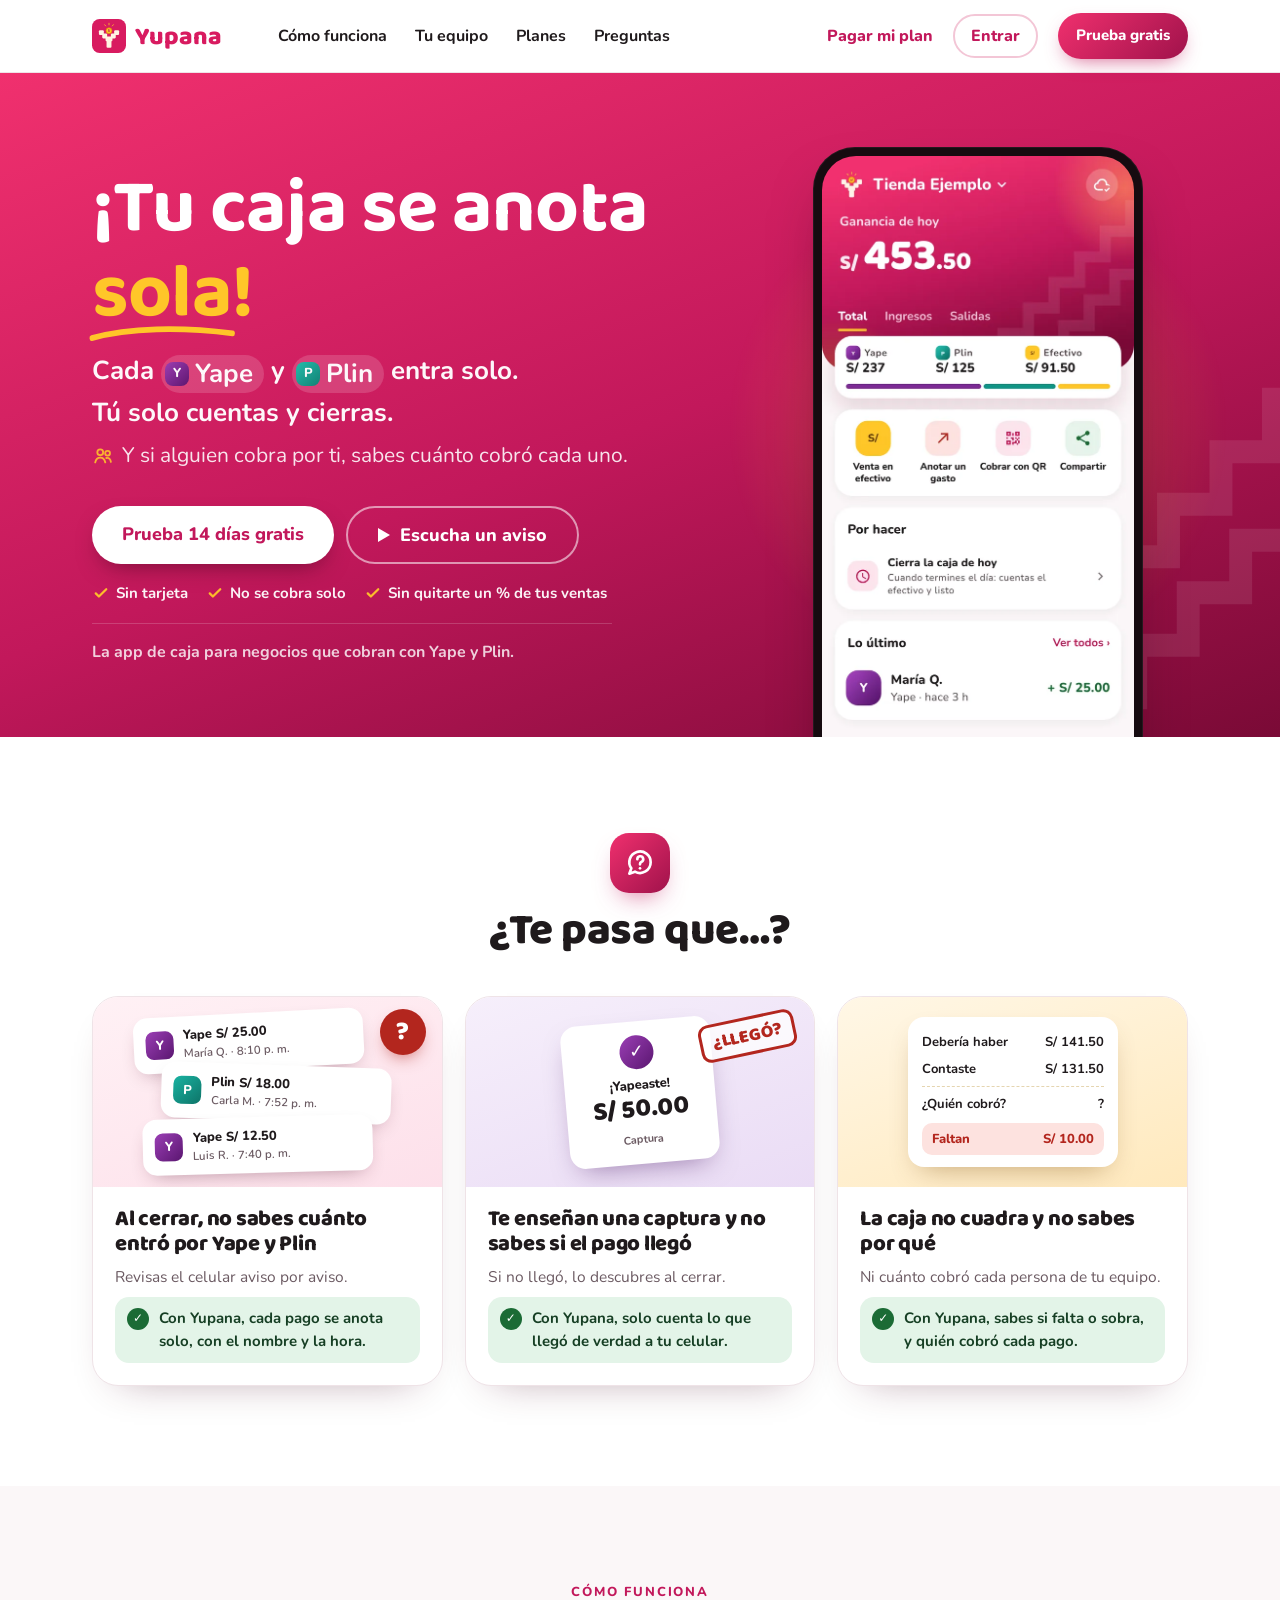
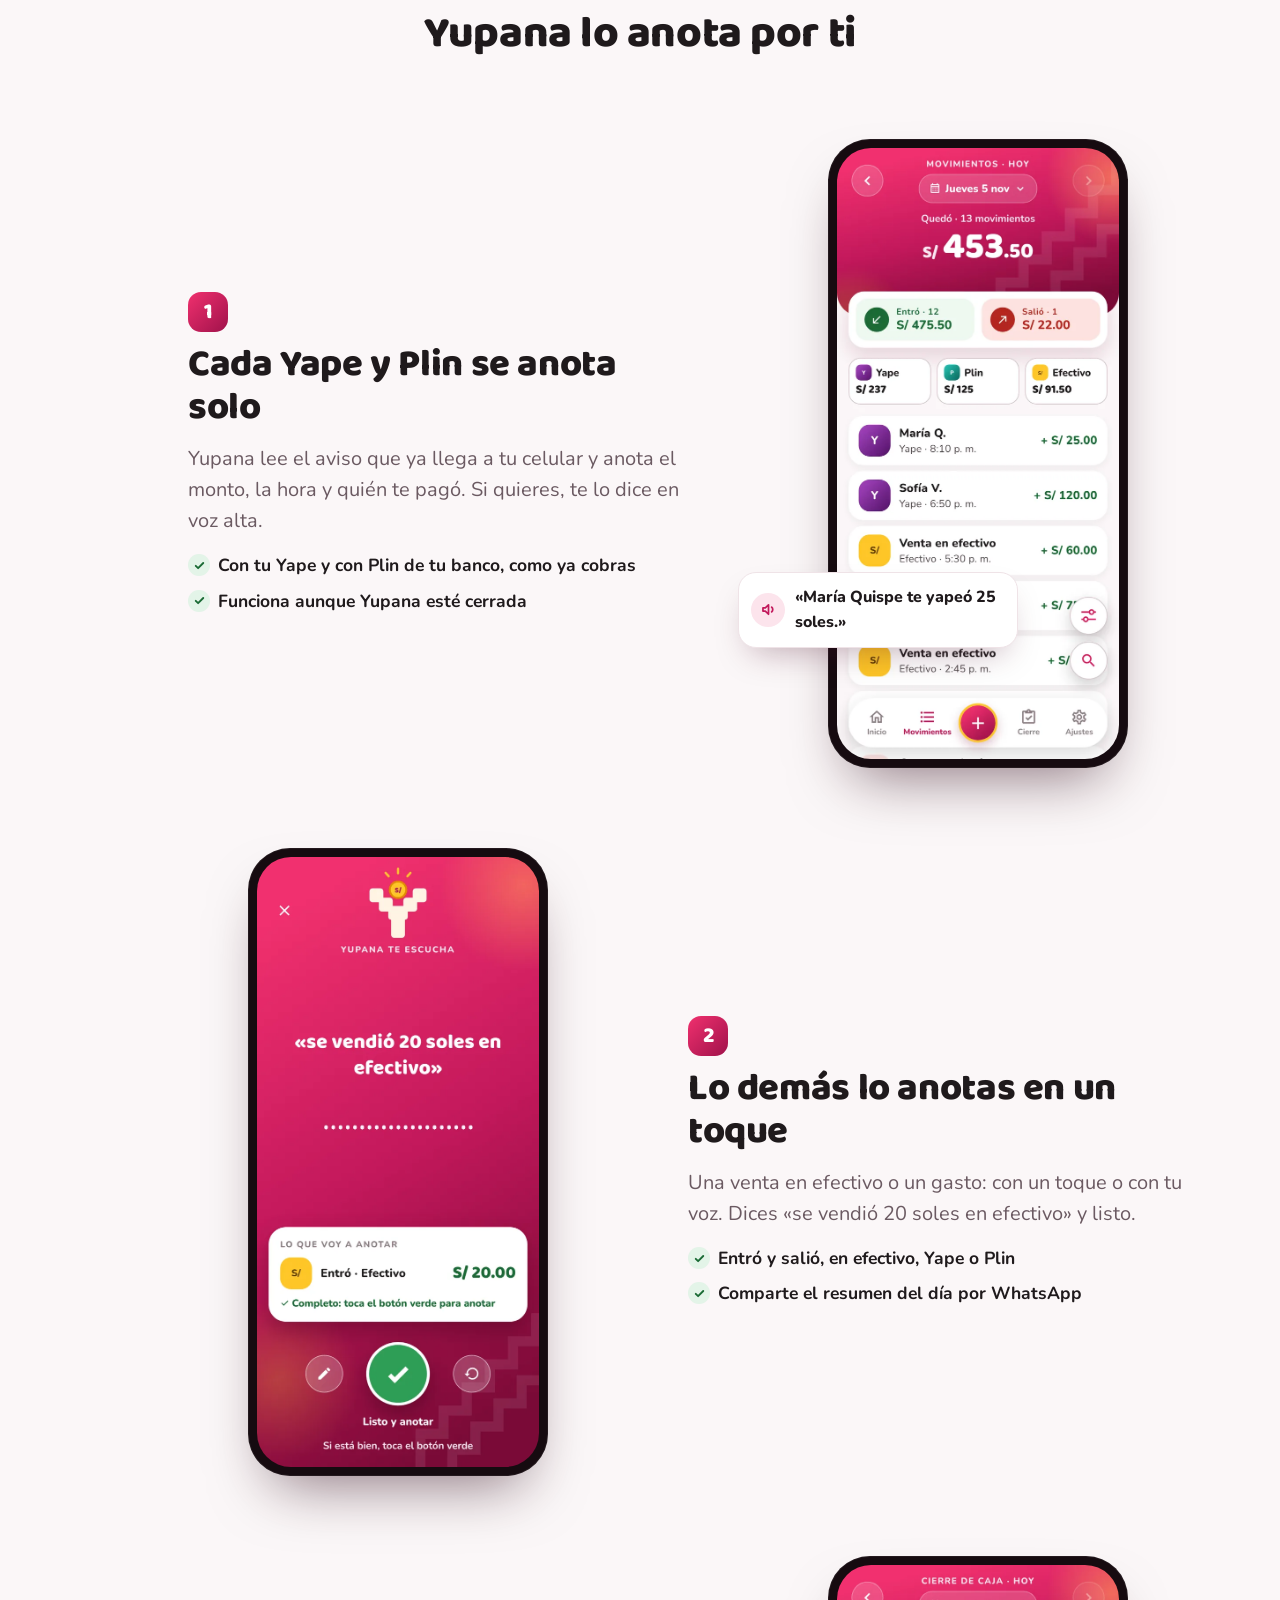
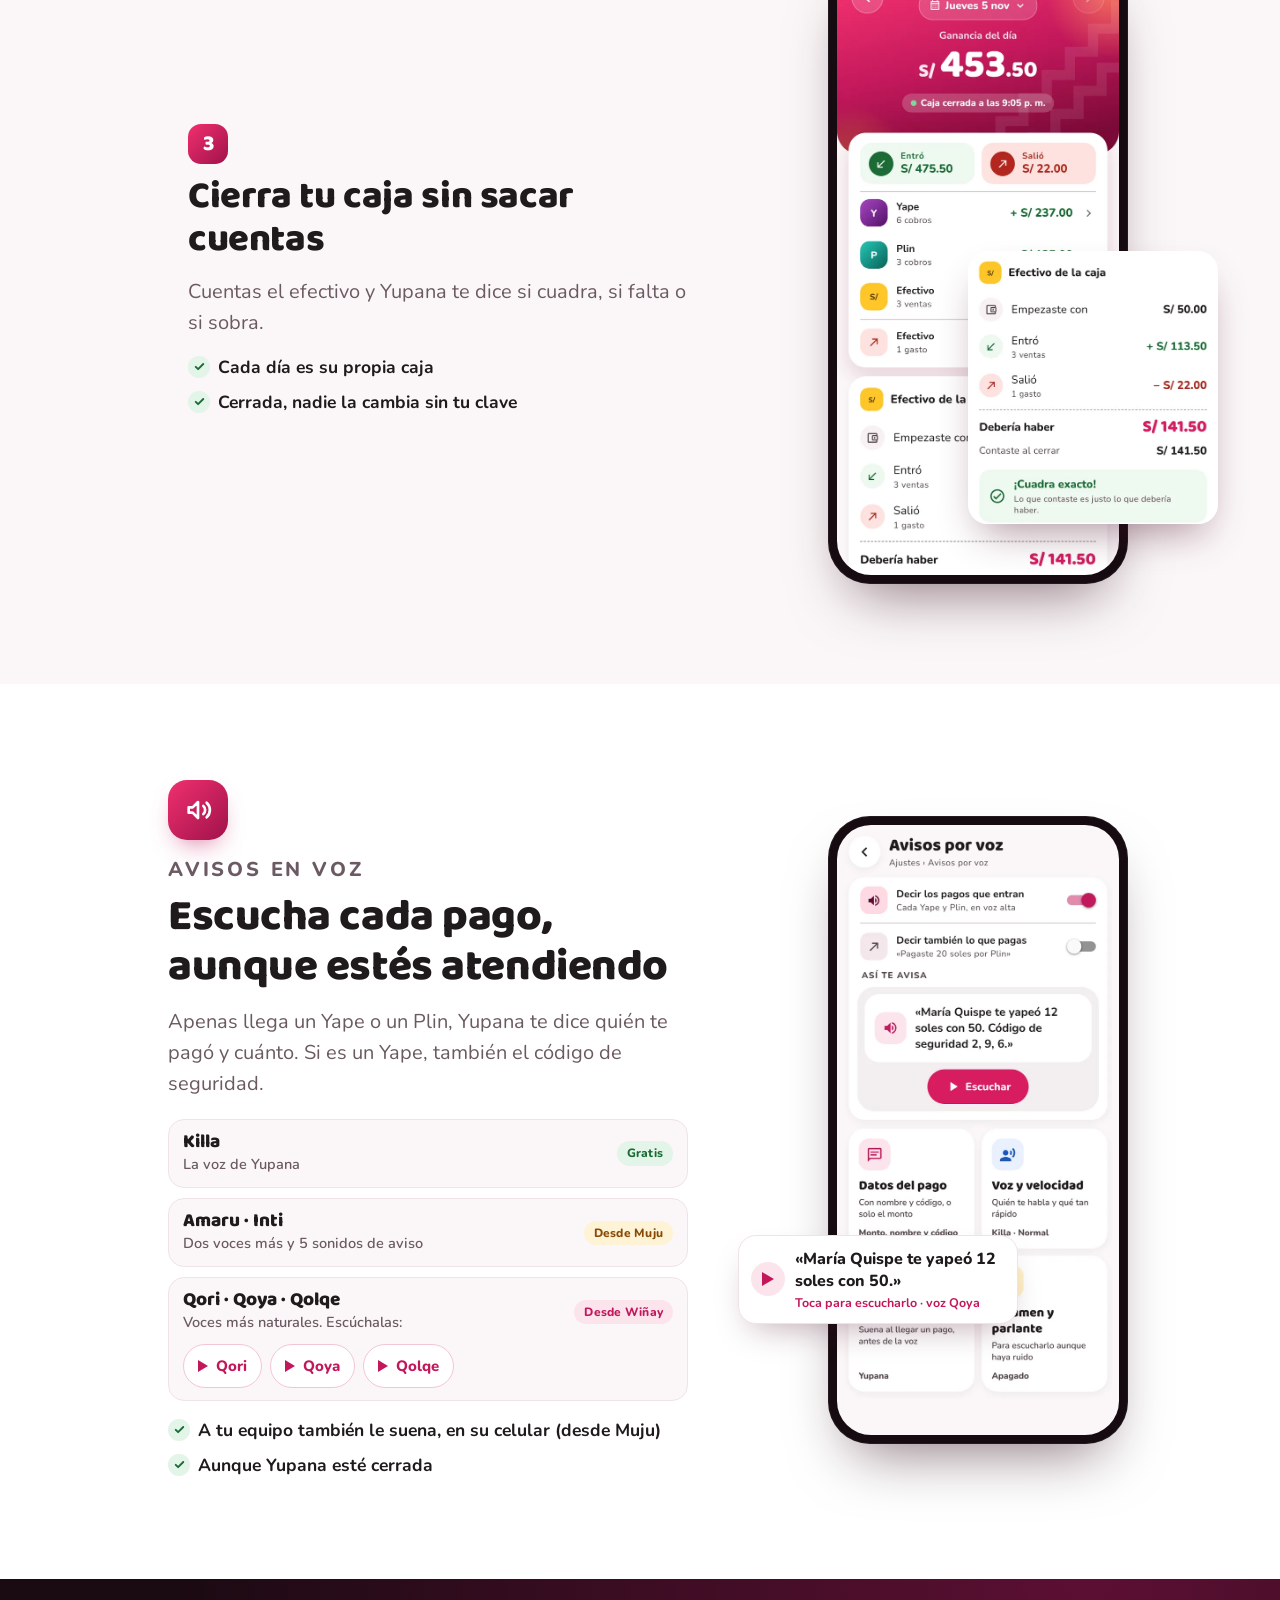
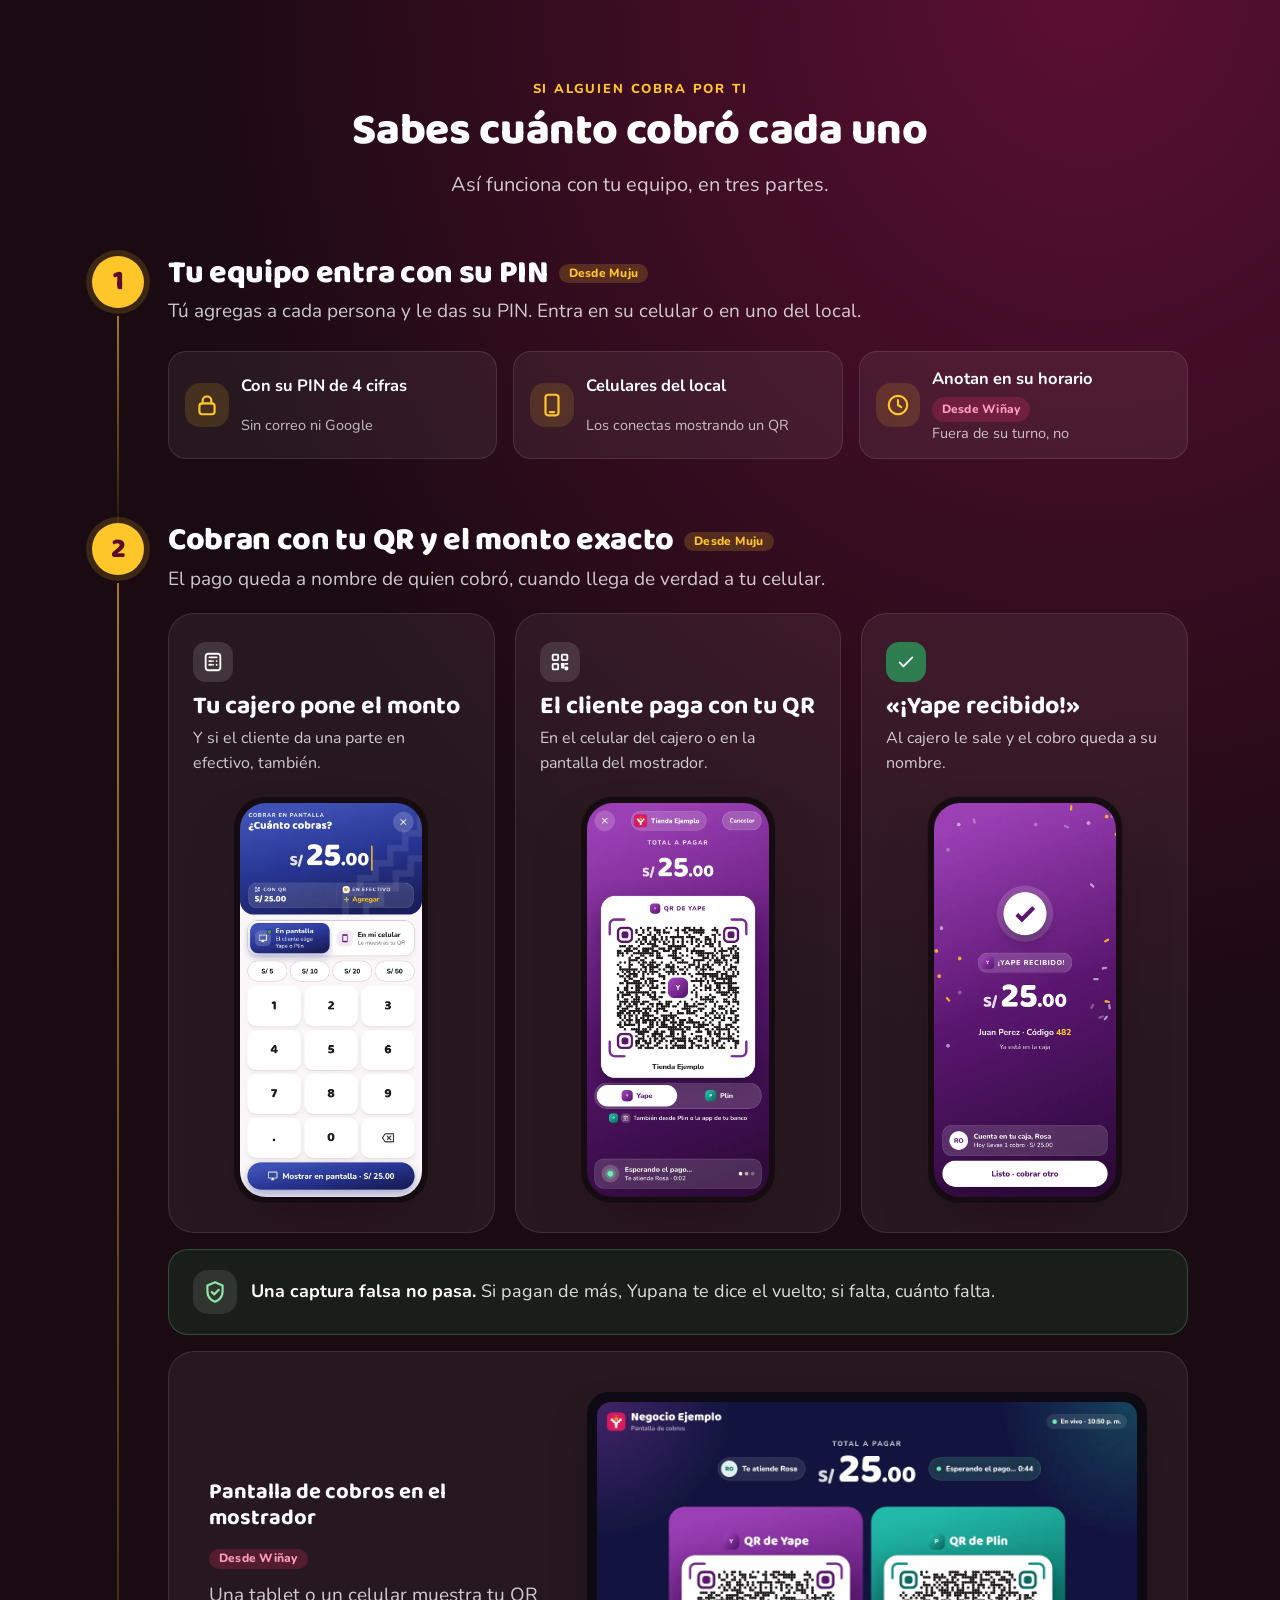
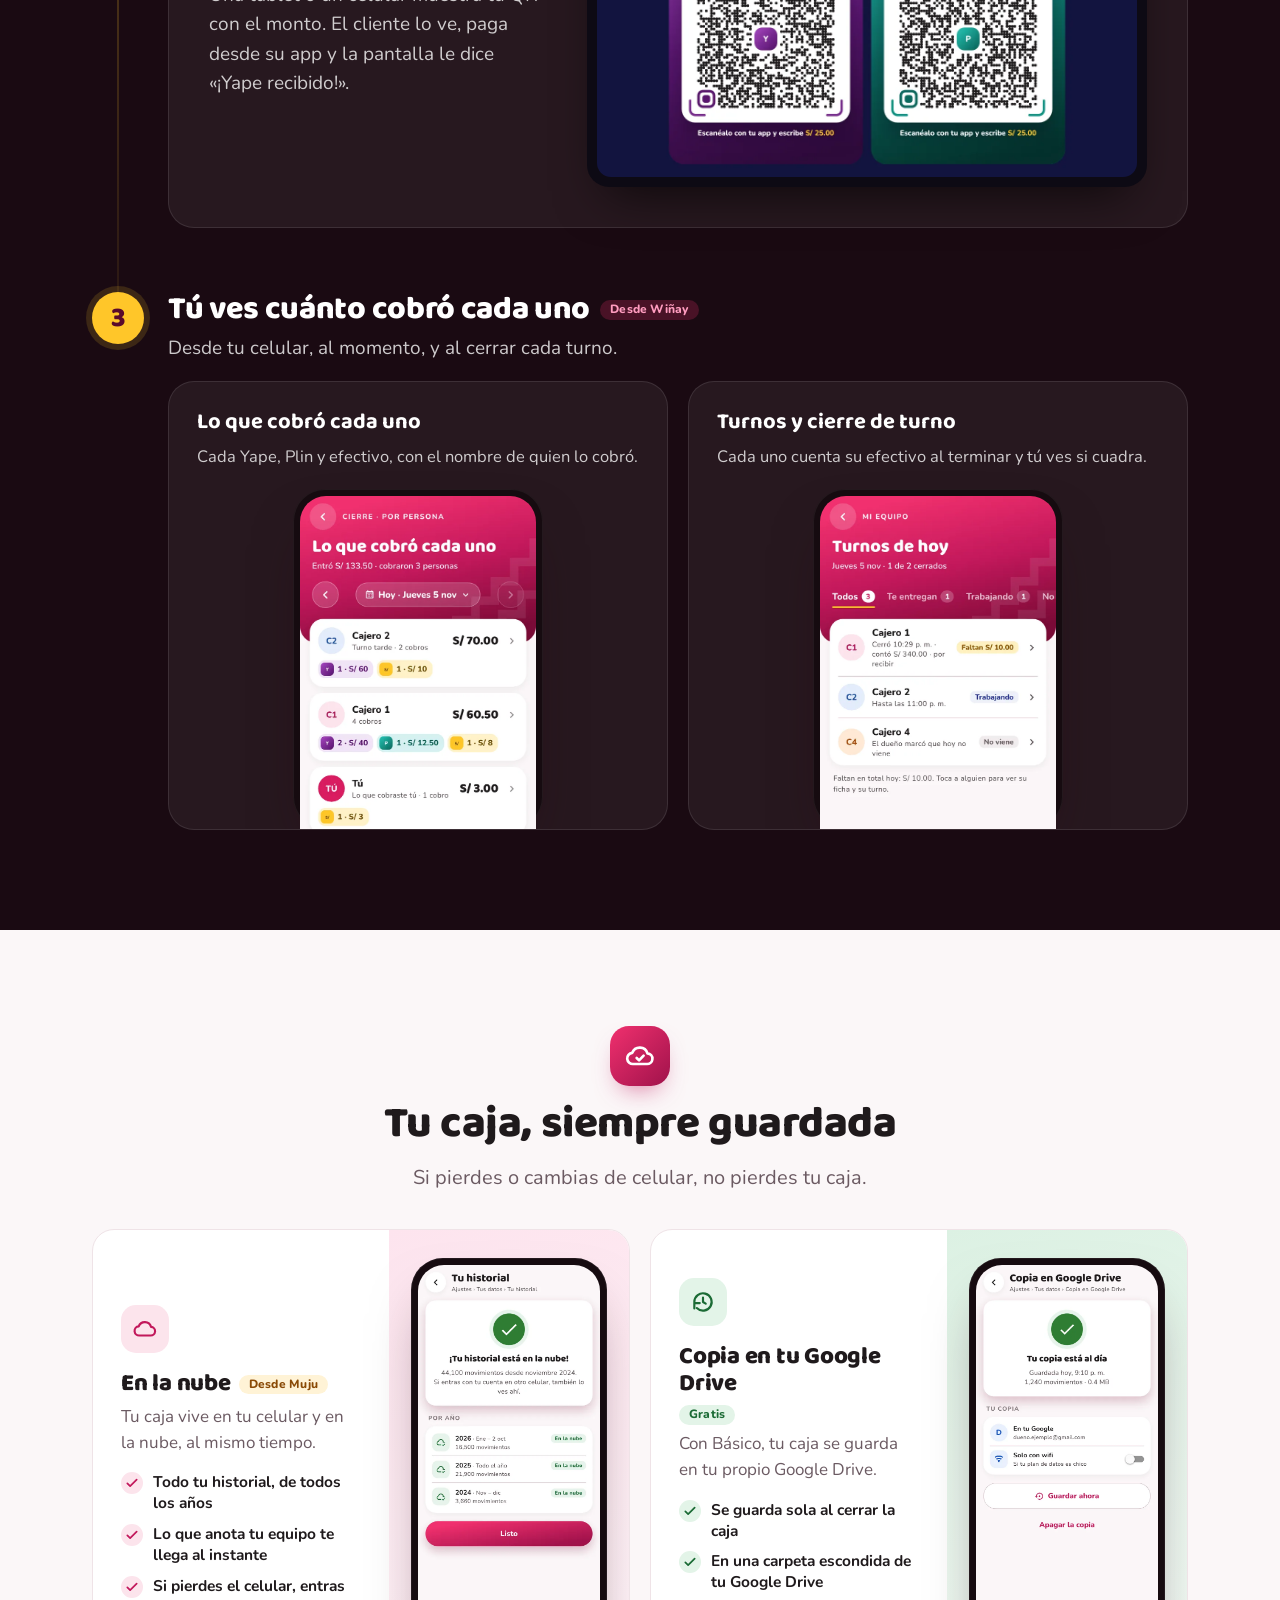
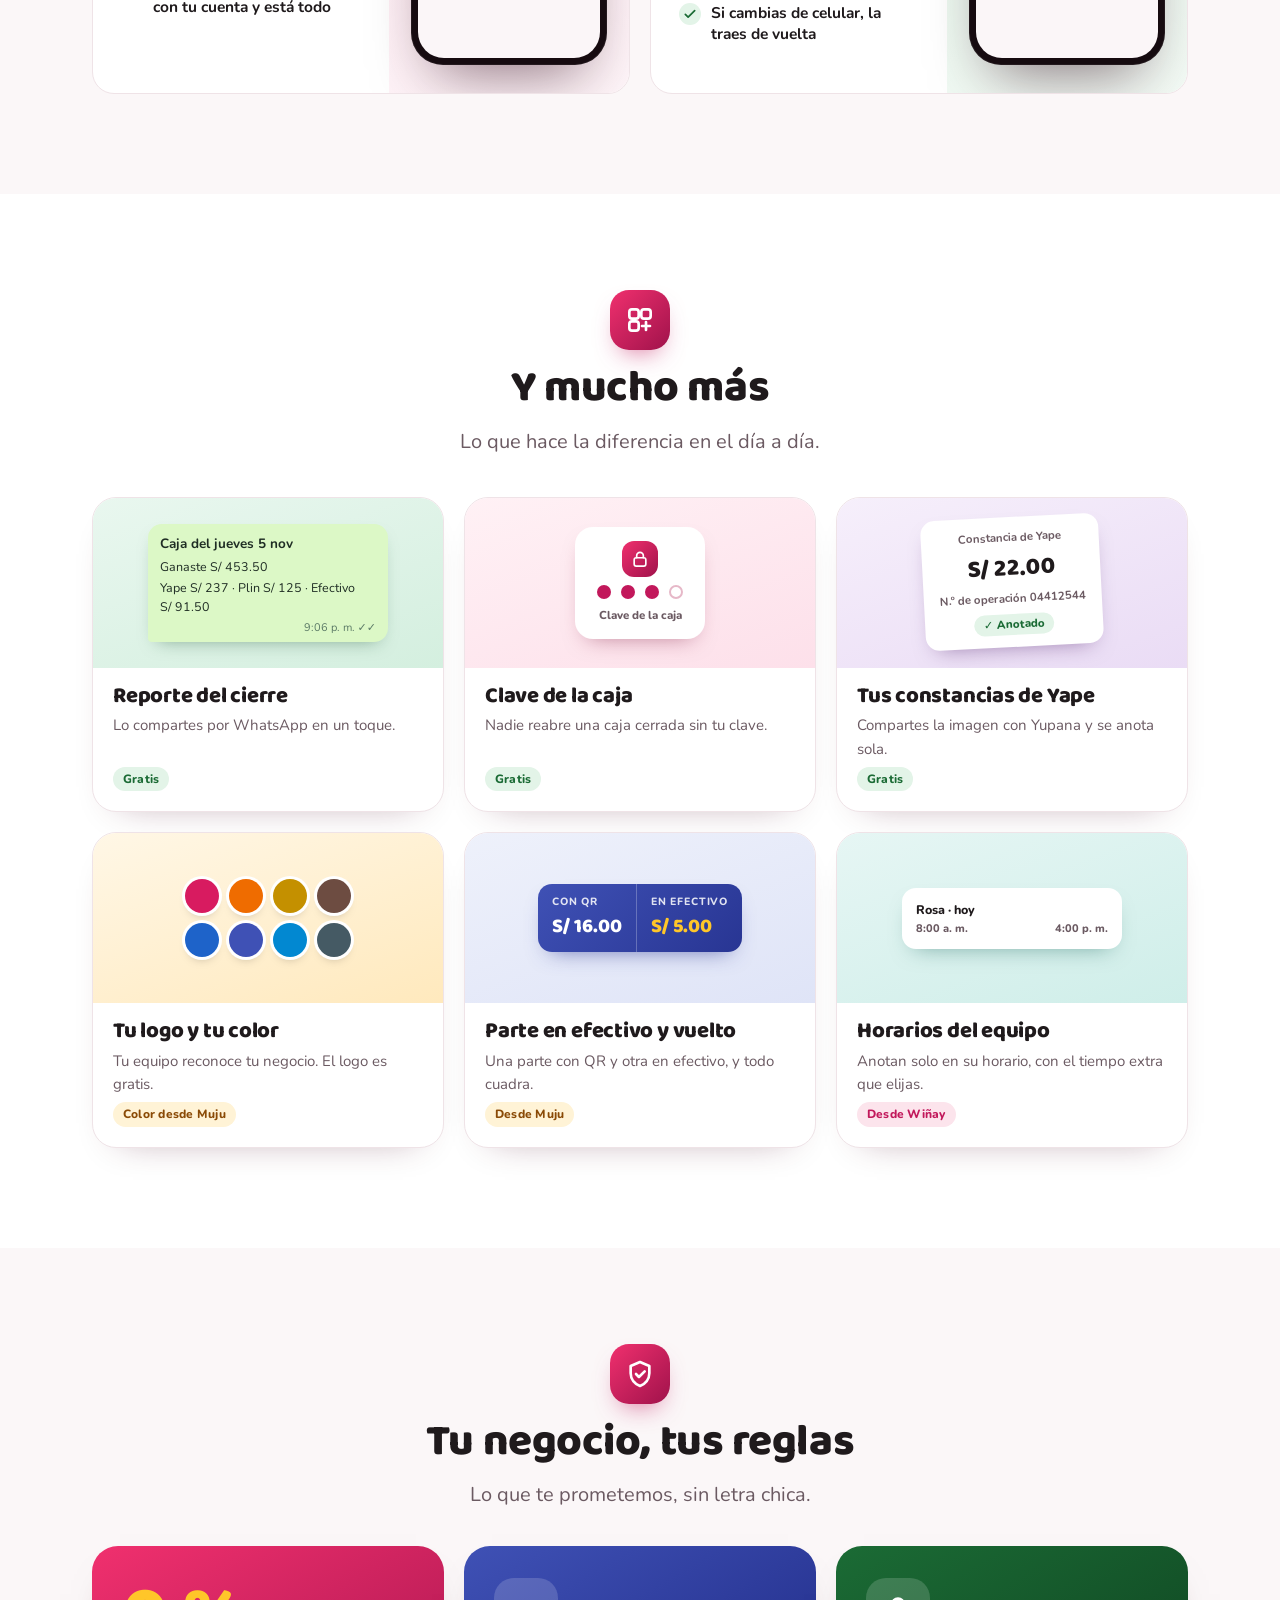
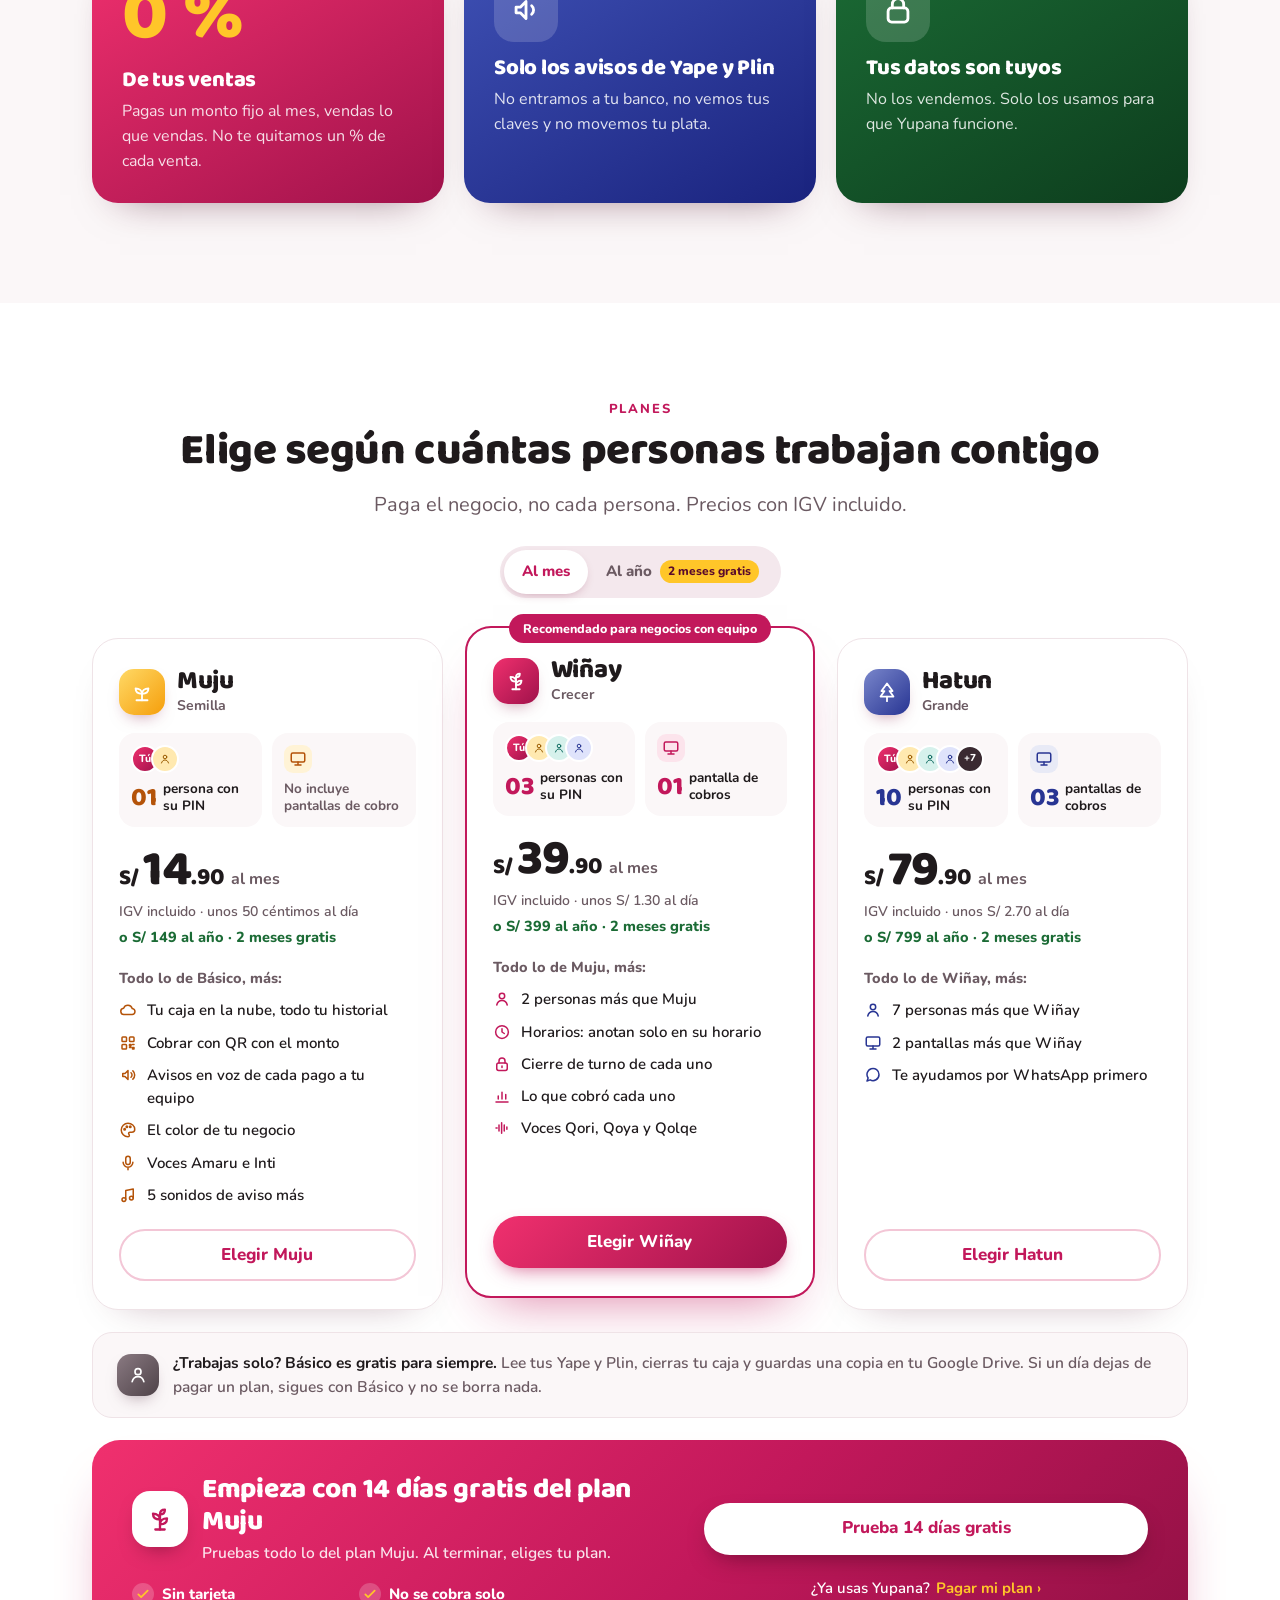
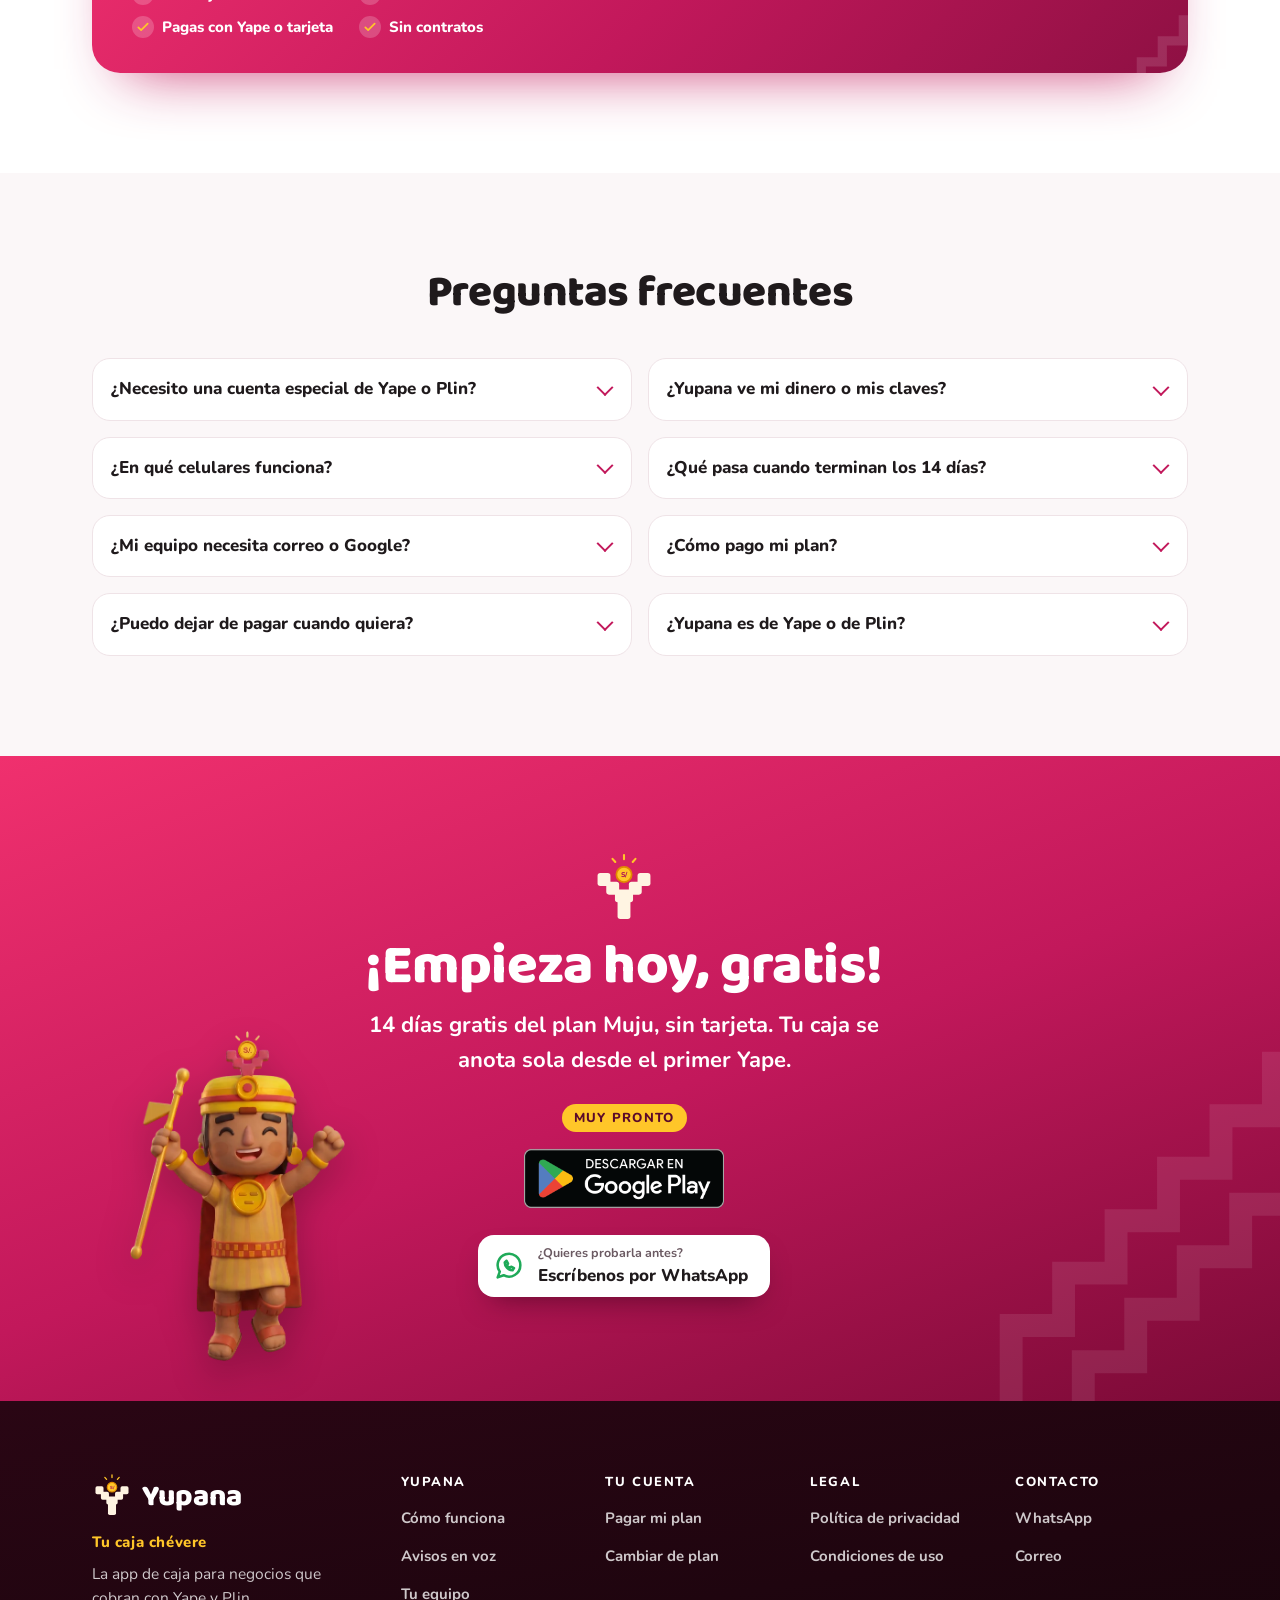
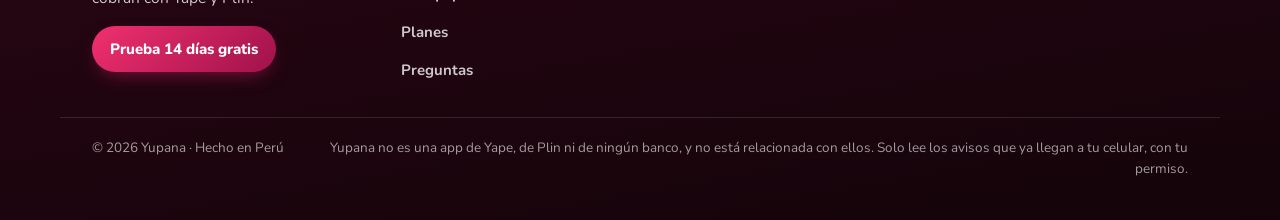
<file: index.html>
<!doctype html>
<html lang="es">
<head>
<meta charset="utf-8">
<meta name="viewport" content="width=device-width, initial-scale=1, viewport-fit=cover">
<title>Yupana · Tu caja se anota sola</title>
<meta name="description" content="Cada Yape y Plin que llega a tu celular se anota solo. Al cerrar, Yupana te dice si tu caja cuadra. Y si tienes equipo, sabes cuánto cobró cada uno. 14 días gratis, sin tarjeta.">
<meta name="theme-color" content="#c2185b">
<meta property="og:title" content="Yupana · Tu caja se anota sola">
<meta property="og:description" content="Cada Yape y Plin se anota solo. Al cerrar, sabes si tu caja cuadra y cuánto cobró cada uno.">
<meta property="og:type" content="website">
<meta property="og:locale" content="es_PE">
<meta property="og:url" content="https://jchaconv94.github.io/yupana-web/">
<meta property="og:image" content="https://jchaconv94.github.io/yupana-web/img/compartir.jpg">
<meta property="og:image:width" content="1200">
<meta property="og:image:height" content="630">
<meta name="twitter:card" content="summary_large_image">
<link rel="canonical" href="https://jchaconv94.github.io/yupana-web/">
<link rel="preload" as="image" href="img/inicio.webp" fetchpriority="high">
<link rel="icon" href="icono.svg" type="image/svg+xml">
<link rel="preconnect" href="https://fonts.googleapis.com">
<link rel="preconnect" href="https://fonts.gstatic.com" crossorigin>
<link href="https://fonts.googleapis.com/css2?family=Baloo+2:wght@700;800&amp;family=Nunito:wght@400;600;700;800&amp;display=swap" rel="stylesheet">
<link rel="stylesheet" href="venta.css?v=13f579fa98">
<!-- Tu cuenta (13 nov): si ya entraste en la web, arriba va tu foto en vez de "Entrar" desde el primer momento (sin que
     se vea "Entrar" y luego cambie). Lo mismo que `storedUser` de src/domain/web-account.ts; la página lo revisa después. -->
<script>try{var s=JSON.parse(localStorage.getItem('yupana-pos')||'null'),u=s&&s.user;if(u&&u.id&&s.refresh_token&&!(u.app_metadata&&u.app_metadata.yupana_staff)&&!localStorage.getItem('yupana-pos:v2:computadora')){var h=document.documentElement,k=JSON.parse(localStorage.getItem('yupana-web:cuenta')||'null');h.classList.add('cuenta');if(k&&k.id===u.id&&k.owner===true)h.classList.add('con-negocio')}}catch(e){}</script>
<script type="application/ld+json">{"@context":"https://schema.org","@type":"FAQPage","mainEntity":[{"@type":"Question","name":"¿Necesito una cuenta especial de Yape o Plin?","acceptedAnswer":{"@type":"Answer","text":"No. Yupana lee los avisos que ya te llegan al celular cuando te yapean o te plinean. Sigues cobrando como siempre."}},{"@type":"Question","name":"¿Yupana ve mi dinero o mis claves?","acceptedAnswer":{"@type":"Answer","text":"No. Solo lee los avisos de pagos de Yape y Plin. No entra a tu banco, no ve tus claves y no mueve tu plata."}},{"@type":"Question","name":"¿En qué celulares funciona?","acceptedAnswer":{"@type":"Answer","text":"En celulares Android. En algunas marcas, como Xiaomi, Oppo o Vivo, hay que prender dos permisos más: Yupana te muestra cómo, paso a paso."}},{"@type":"Question","name":"¿Qué pasa cuando terminan los 14 días?","acceptedAnswer":{"@type":"Answer","text":"Sigues gratis con Básico: el lector, tu caja y el cierre en tu celular. No se borra nada y no se cobra nada solo. Si quieres seguir con tu equipo, eliges un plan."}},{"@type":"Question","name":"¿Mi equipo necesita correo o Google?","acceptedAnswer":{"@type":"Answer","text":"No. Tú agregas a cada persona y le das un PIN de 4 cifras. Entra con su PIN en el celular que tú conectas. Cuando ya no trabaja contigo, la das de baja."}},{"@type":"Question","name":"¿Cómo pago mi plan?","acceptedAnswer":{"@type":"Answer","text":"Aquí, en la página de Yupana: con Yape, con tu código de aprobación, o con tarjeta. Con Yape pagas cada vez que quieres seguir; con tarjeta se cobra solo y lo cancelas cuando quieras."}},{"@type":"Question","name":"¿Puedo dejar de pagar cuando quiera?","acceptedAnswer":{"@type":"Answer","text":"Sí. No hay contratos. Si dejas de pagar, pasas a Básico y no se borra nada."}},{"@type":"Question","name":"¿Yupana es de Yape o de Plin?","acceptedAnswer":{"@type":"Answer","text":"No. Yupana es una app independiente, hecha en Perú. No está relacionada con Yape, con Plin ni con ningún banco."}}]}</script>
</head>
<body>

<header class="nav">
  <div class="wrap nav-in">
    <a class="brand" href="#inicio" aria-label="Yupana, ir arriba"><img src="icono.svg" alt="" width="34" height="34"><span>Yupana</span></a>
    <nav class="nav-links" aria-label="Secciones">
      <a href="#como">Cómo funciona</a>
      <a href="#equipo">Tu equipo</a>
      <a href="#planes">Planes</a>
      <a href="#preguntas">Preguntas</a>
    </nav>
    <div class="nav-act">
      <a class="nav-pay" href="pagar/">Pagar mi plan</a>
      <a class="nav-enter" href="ingreso/">Entrar</a>
      <a class="btn btn-main btn-sm nav-trial" href="registro/">Prueba gratis</a>
      <button class="acct" id="cuenta" type="button" aria-label="Tu cuenta" aria-haspopup="dialog" aria-expanded="false"><span class="acct-av ring" id="cuenta-foto" aria-hidden="true"></span></button>
    </div>
  </div>
</header>

<main>

<!-- Portada -->
<section class="hero" id="inicio">
  <svg class="stairs" viewBox="0 0 390 244" preserveAspectRatio="xMaxYMax meet" aria-hidden="true"><g fill="none" stroke="rgba(255,255,255,0.09)" stroke-width="14"><path d="M226 244 V198 H258 V166 H290 V134 H322 V102 H354 V70 H386 V38 H418"/><path d="M270 244 V220 H302 V188 H334 V156 H366 V124 H398"/></g></svg>
  <div class="wrap hero-in">
    <div class="hero-text">
      <h1><span class="w" style="--d:1">¡Tu</span> <span class="w" style="--d:2">caja</span> <span class="w" style="--d:3">se</span> <span class="w" style="--d:4">anota</span> <span class="w" style="--d:5"><span class="hl">sola<svg class="hl-line" viewBox="0 0 200 24" preserveAspectRatio="none" aria-hidden="true"><path d="M5 17 C 55 6, 125 5, 195 12" pathLength="100"/></svg></span><span class="bang">!</span></span></h1>
      <p class="lead hx" style="--d:7">Cada <span class="chip chip-y"><i>Y</i>Yape</span> y <span class="chip chip-p"><i>P</i>Plin</span> entra solo.<br class="desk-br"> Tú solo cuentas y cierras.</p>
      <p class="lead2 hx" style="--d:8"><svg viewBox="0 0 24 24" aria-hidden="true"><circle cx="9" cy="8" r="3.2"/><path d="M3.5 19c.8-3.4 3-5.2 5.5-5.2s4.7 1.8 5.5 5.2"/><circle cx="17" cy="9" r="2.6"/><path d="M15.6 14.2c2.6-.4 4.5 1.3 5 4.3"/></svg>Y si alguien cobra por ti, sabes cuánto cobró cada uno.</p>
      <div class="hero-cta hx" style="--d:9">
        <a class="btn btn-white" href="registro/">Prueba 14 días gratis</a>
        <button class="btn btn-ghost play" type="button" data-audio="audio/aviso.mp3" aria-label="Escuchar cómo te avisa Yupana un Yape"><span class="play-ico" aria-hidden="true"></span><span class="play-txt">Escucha un aviso</span></button>
      </div>
      <ul class="hero-trust hx" style="--d:10">
        <li><svg viewBox="0 0 24 24" aria-hidden="true"><path d="M5 12.5l4.2 4.2L19 7"/></svg>Sin tarjeta</li>
        <li><svg viewBox="0 0 24 24" aria-hidden="true"><path d="M5 12.5l4.2 4.2L19 7"/></svg>No se cobra solo</li>
        <li><svg viewBox="0 0 24 24" aria-hidden="true"><path d="M5 12.5l4.2 4.2L19 7"/></svg>Sin quitarte un % de tus ventas</li>
      </ul>
      <p class="hero-what hx" style="--d:11">La app de caja para negocios que cobran con Yape y Plin.</p>
    </div>
    <div class="hero-art">
      <div class="glow" aria-hidden="true"></div>
      <div class="phone hero-phone"><img src="img/inicio.webp" alt="Inicio de Yupana: ganancia de hoy S/ 453.50, con lo que entró por Yape, Plin y efectivo" width="640" height="1385" fetchpriority="high"></div>
      <div class="toast" aria-hidden="true">
        <span class="badge-y">Y</span>
        <span><b>¡Llegó un Yape!</b><small>S/&nbsp;25.00 · María Q. · se anotó solo</small></span>
      </div>
      <div class="say" aria-hidden="true">
        <span class="say-ico"><svg viewBox="0 0 24 24"><path d="M5 10v4h3l4 4V6L8 10z"/><path d="M16 9a4 4 0 0 1 0 6M18.5 6.5a7.5 7.5 0 0 1 0 11"/></svg></span>
        <span class="say-txt"><small>Yupana te dice:</small>«María Quispe te yapeó 25 soles»</span>
        <span class="say-wave"><i></i><i></i><i></i><i></i></span>
      </div>
    </div>
  </div>
</section>

<!-- Lo que le pasa al dueño -->
<section class="pains">
  <div class="wrap">
    <span class="sec-ico" aria-hidden="true"><svg viewBox="0 0 24 24"><path d="M20 11.5a8 8 0 0 1-11.8 7L4 20l1.5-4A8 8 0 1 1 20 11.5z"/><path d="M10 9.2a2.2 2.2 0 1 1 3 2c-.6.3-1 .8-1 1.5v.3"/><path d="M12 16h.01"/></svg></span>
    <h2 class="center">¿Te pasa que…?</h2>
    <div class="pain-grid">
      <article class="pain">
        <div class="pain-art art-1" aria-hidden="true">
          <div class="pn pn-1"><span class="pn-b pn-y">Y</span><span>Yape S/&nbsp;25.00<small>María Q. · 8:10 p. m.</small></span></div>
          <div class="pn pn-2"><span class="pn-b pn-p">P</span><span>Plin S/&nbsp;18.00<small>Carla M. · 7:52 p. m.</small></span></div>
          <div class="pn pn-3"><span class="pn-b pn-y">Y</span><span>Yape S/&nbsp;12.50<small>Luis R. · 7:40 p. m.</small></span></div>
          <span class="pn-q">?</span>
        </div>
        <div class="pain-body">
          <h3>Al cerrar, no sabes cuánto entró por Yape y Plin</h3>
          <p>Revisas el celular aviso por aviso.</p>
          <p class="fix"><i aria-hidden="true">✓</i><span>Con Yupana, cada pago se anota solo, con el nombre y la hora.</span></p>
        </div>
      </article>
      <article class="pain">
        <div class="pain-art art-2" aria-hidden="true">
          <div class="cap"><div class="cap-ok">✓</div><b>¡Yapeaste!</b><strong>S/&nbsp;50.00</strong><small>Captura</small></div>
          <span class="stamp">¿LLEGÓ?</span>
        </div>
        <div class="pain-body">
          <h3>Te enseñan una captura y no sabes si el pago llegó</h3>
          <p>Si no llegó, lo descubres al cerrar.</p>
          <p class="fix"><i aria-hidden="true">✓</i><span>Con Yupana, solo cuenta lo que llegó de verdad a tu celular.</span></p>
        </div>
      </article>
      <article class="pain">
        <div class="pain-art art-3" aria-hidden="true">
          <div class="rec"><div><span>Debería haber</span><span>S/&nbsp;141.50</span></div><div><span>Contaste</span><span>S/&nbsp;131.50</span></div><div class="rec-d"><span>¿Quién cobró?</span><span>?</span></div><div class="rec-f"><span>Faltan</span><span>S/&nbsp;10.00</span></div></div>
        </div>
        <div class="pain-body">
          <h3>La caja no cuadra y no sabes por qué</h3>
          <p>Ni cuánto cobró cada persona de tu equipo.</p>
          <p class="fix"><i aria-hidden="true">✓</i><span>Con Yupana, sabes si falta o sobra, y quién cobró cada pago.</span></p>
        </div>
      </article>
    </div>
  </div>
</section>

<!-- Cómo funciona -->
<section class="how" id="como">
  <div class="wrap">
    <p class="eyebrow center">Cómo funciona</p>
    <h2 class="center">Yupana lo anota por ti</h2>

    <div class="step">
      <div class="step-text">
        <span class="num">1</span>
        <h3>Cada Yape y Plin se anota solo</h3>
        <p>Yupana lee el aviso que ya llega a tu celular y anota el monto, la hora y quién te pagó. Si quieres, te lo dice en voz alta.</p>
        <ul class="ticks">
          <li>Con tu Yape y con Plin de tu banco, como ya cobras</li>
          <li>Funciona aunque Yupana esté cerrada</li>
        </ul>
      </div>
      <div class="step-art">
        <div class="phone"><img src="img/movimientos.webp" alt="Movimientos de hoy: cada Yape y Plin con el nombre de quien pagó" width="640" height="1385" loading="lazy"></div>
        <div class="bubble" aria-hidden="true">
          <span class="spk"><svg viewBox="0 0 24 24"><path d="M5 10v4h3l4 4V6L8 10z"/><path d="M16 9a4 4 0 0 1 0 6"/></svg></span>
          <span>«María Quispe te yapeó 25 soles.»</span>
        </div>
      </div>
    </div>

    <div class="step rev">
      <div class="step-text">
        <span class="num">2</span>
        <h3>Lo demás lo anotas en un toque</h3>
        <p>Una venta en efectivo o un gasto: con un toque o con tu voz. Dices «se vendió 20 soles en efectivo» y listo.</p>
        <ul class="ticks">
          <li>Entró y salió, en efectivo, Yape o Plin</li>
          <li>Comparte el resumen del día por WhatsApp</li>
        </ul>
      </div>
      <div class="step-art">
        <div class="phone"><img src="img/hablar.webp" alt="Anotar con la voz: «se vendió 20 soles en efectivo»" width="640" height="1385" loading="lazy"></div>
      </div>
    </div>

    <div class="step">
      <div class="step-text">
        <span class="num">3</span>
        <h3>Cierra tu caja sin sacar cuentas</h3>
        <p>Cuentas el efectivo y Yupana te dice si cuadra, si falta o si sobra.</p>
        <ul class="ticks">
          <li>Cada día es su propia caja</li>
          <li>Cerrada, nadie la cambia sin tu clave</li>
        </ul>
      </div>
      <div class="step-art">
        <div class="phone"><img src="img/cierre.webp" alt="Cierre de caja: ganancia del día y lo que entró por cada medio" width="640" height="1385" loading="lazy"></div>
        <img class="float-card" src="img/cuadre.webp" alt="Efectivo de la caja: debería haber S/ 141.50, contaste S/ 141.50, ¡cuadra exacto!" width="560" height="613" loading="lazy">
      </div>
    </div>
  </div>
</section>

<!-- Avisos en voz -->
<section class="voice" id="voz">
  <div class="wrap">
    <div class="step">
      <div class="step-text">
        <span class="sec-ico left" aria-hidden="true"><svg viewBox="0 0 24 24"><path d="M5 10v4h3l4 4V6L8 10z"/><path d="M16 9a4 4 0 0 1 0 6M18.5 6.5a7.5 7.5 0 0 1 0 11"/></svg></span>
        <p class="eyebrow">Avisos en voz</p>
        <h2>Escucha cada pago, aunque estés atendiendo</h2>
        <p class="sub left">Apenas llega un Yape o un Plin, Yupana te dice quién te pagó y cuánto. Si es un Yape, también el código de seguridad.</p>
        <ul class="voices">
          <li><span class="v-name">Killa</span><span class="v-txt">La voz de Yupana</span><span class="tag tag-free">Gratis</span></li>
          <li><span class="v-name">Amaru · Inti</span><span class="v-txt">Dos voces más y 5 sonidos de aviso</span><span data-f="voces_celular" class="tag tag-muju">Desde Muju</span></li>
          <li><span class="v-name">Qori · Qoya · Qolqe</span><span class="v-txt">Voces más naturales. Escúchalas:</span><span data-f="voces_nube" class="tag tag-winay">Desde Wiñay</span>
            <span class="v-play">
              <button class="mini play" type="button" data-audio="audio/qori.mp3" aria-label="Escuchar la voz Qori"><span class="play-ico" aria-hidden="true"></span>Qori</button>
              <button class="mini play" type="button" data-audio="audio/qoya.mp3" aria-label="Escuchar la voz Qoya"><span class="play-ico" aria-hidden="true"></span>Qoya</button>
              <button class="mini play" type="button" data-audio="audio/qolqe.mp3" aria-label="Escuchar la voz Qolqe"><span class="play-ico" aria-hidden="true"></span>Qolqe</button>
            </span>
          </li>
        </ul>
        <ul class="ticks">
          <li>A tu equipo también le suena, en su celular (<span data-f="avisos_equipo" data-low>desde Muju</span>)</li>
          <li>Aunque Yupana esté cerrada</li>
        </ul>
      </div>
      <div class="step-art">
        <div class="phone"><img src="img/voz.webp" alt="Avisos por voz: así te avisa, la voz y el sonido de aviso" width="640" height="1385" loading="lazy"></div>
        <button class="bubble play" type="button" data-audio="audio/aviso.mp3" aria-label="Escuchar el aviso: María Quispe te yapeó 12 soles con 50. Código de seguridad 2, 9, 6.">
          <span class="spk"><span class="play-ico" aria-hidden="true"></span></span>
          <span>«María Quispe te yapeó 12 soles con 50.»<small>Toca para escucharlo · voz Qoya</small></span>
        </button>
      </div>
    </div>
  </div>
</section>

<!-- Para el equipo -->
<section class="team" id="equipo">
  <div class="wrap">
    <p class="eyebrow center light">Si alguien cobra por ti</p>
    <h2 class="center">Sabes cuánto cobró cada uno</h2>
    <p class="sub center">Así funciona con tu equipo, en tres partes.</p>

    <div class="chaps">
      <article class="chap">
        <span class="chap-n">1</span>
        <div class="chap-head">
          <h3>Tu equipo entra con su PIN <span data-f="equipo" class="tag tag-muju">Desde Muju</span></h3>
          <p>Tú agregas a cada persona y le das su PIN. Entra en su celular o en uno del local.</p>
        </div>
        <ul class="chap-tiles">
          <li><span class="ico"><svg viewBox="0 0 24 24" aria-hidden="true"><rect x="5" y="10.5" width="14" height="10" rx="2.5"/><path d="M8 10.5V8a4 4 0 0 1 8 0v2.5"/></svg></span><b>Con su PIN de 4 cifras</b><span>Sin correo ni Google</span></li>
          <li><span class="ico"><svg viewBox="0 0 24 24" aria-hidden="true"><rect x="6" y="2.5" width="12" height="19" rx="2.5"/><path d="M10 18.5h4"/></svg></span><b>Celulares del local</b><span>Los conectas mostrando un QR</span></li>
          <li><span class="ico"><svg viewBox="0 0 24 24" aria-hidden="true"><circle cx="12" cy="12" r="8.5"/><path d="M12 7.5V12l3 2"/></svg></span><b>Anotan en su horario <span data-f="horarios" class="tag tag-winay">Desde Wiñay</span></b><span>Fuera de su turno, no</span></li>
        </ul>
      </article>

      <article class="chap">
        <span class="chap-n">2</span>
        <div class="chap-head">
          <h3>Cobran con tu QR y el monto exacto <span data-f="cobrar_qr" class="tag tag-muju">Desde Muju</span></h3>
          <p>El pago queda a nombre de quien cobró, cuando llega de verdad a tu celular.</p>
        </div>
        <div class="flow">
          <article class="f-step">
            <span class="f-ico"><svg viewBox="0 0 24 24" aria-hidden="true"><rect x="4" y="3" width="16" height="18" rx="3"/><path d="M8 7h8M8 11h2M12 11h0M16 11h0M8 15h2M12 15h0M16 15h0"/></svg></span>
            <h4>Tu cajero pone el monto</h4>
            <p>Y si el cliente da una parte en efectivo, también.</p>
            <div class="shot"><div class="phone sm"><img src="img/cobrar.webp" alt="¿Cuánto cobras? S/ 25.00, con el teclado" width="640" height="1385" loading="lazy"></div></div>
          </article>
          <article class="f-step">
            <span class="f-ico"><svg viewBox="0 0 24 24" aria-hidden="true"><rect x="4" y="4" width="6" height="6" rx="1"/><rect x="14" y="4" width="6" height="6" rx="1"/><rect x="4" y="14" width="6" height="6" rx="1"/><path d="M14 14h2v2h-2zM18 18h2v2h-2zM14 18h2M18 14h2"/></svg></span>
            <h4>El cliente paga con tu QR</h4>
            <p>En el celular del cajero o en la pantalla del mostrador.</p>
            <div class="shot"><div class="phone sm"><img src="img/qr-cliente.webp" alt="El QR de Yape del negocio con el monto S/ 25.00" width="640" height="1385" loading="lazy"></div></div>
          </article>
          <article class="f-step">
            <span class="f-ico ok"><svg viewBox="0 0 24 24" aria-hidden="true"><path d="M5 12.5l4.2 4.2L19 7"/></svg></span>
            <h4>«¡Yape recibido!»</h4>
            <p>Al cajero le sale y el cobro queda a su nombre.</p>
            <div class="shot"><div class="phone sm"><img src="img/qr-pagado.webp" alt="¡Yape recibido! S/ 25.00, cuenta en la caja de Rosa" width="640" height="1385" loading="lazy"></div></div>
          </article>
        </div>
        <div class="flow-note">
          <span class="ico"><svg viewBox="0 0 24 24" aria-hidden="true"><path d="M12 3l7 3v5.5c0 4.4-3 8-7 9.5-4-1.5-7-5.1-7-9.5V6z"/><path d="M9 12l2.2 2.2L15.5 10"/></svg></span>
          <p><b>Una captura falsa no pasa.</b> Si pagan de más, Yupana te dice el vuelto; si falta, cuánto falta.</p>
        </div>
        <article class="t-wide">
          <div class="t-text">
            <h4>Pantalla de cobros en el mostrador <span data-f="pantalla" class="tag tag-winay">Desde Wiñay</span></h4>
            <p>Una tablet o un celular muestra tu QR con el monto. El cliente lo ve, paga desde su app y la pantalla le dice «¡Yape recibido!».</p>
          </div>
          <div class="tablet"><img src="img/pantalla.webp" alt="Pantalla de cobros: total a pagar S/ 25.00 con el QR de Yape y el de Plin" width="1180" height="820" loading="lazy"></div>
        </article>
      </article>

      <article class="chap">
        <span class="chap-n">3</span>
        <div class="chap-head">
          <h3>Tú ves cuánto cobró cada uno <span data-f="por_persona" class="tag tag-winay">Desde Wiñay</span></h3>
          <p>Desde tu celular, al momento, y al cerrar cada turno.</p>
        </div>
        <div class="t-grid">
          <article class="t-card">
            <h4>Lo que cobró cada uno</h4>
            <p>Cada Yape, Plin y efectivo, con el nombre de quien lo cobró.</p>
            <div class="peek"><div class="phone sm"><img src="img/por-persona.webp" alt="Lo que cobró cada uno: Cajero 2 S/ 70.00, Cajero 1 S/ 60.50 y tú S/ 3.00, con sus Yape, Plin y efectivo" width="640" height="1385" loading="lazy"></div></div>
          </article>
          <article class="t-card">
            <h4>Turnos y cierre de turno</h4>
            <p>Cada uno cuenta su efectivo al terminar y tú ves si cuadra.</p>
            <div class="peek"><div class="phone sm"><img src="img/turnos-hoy.webp" alt="Turnos de hoy: quién cerró su turno y quién sigue trabajando" width="640" height="1385" loading="lazy"></div></div>
          </article>
        </div>
      </article>
    </div>
  </div>
</section>

<!-- Dónde se guarda -->
<section class="save" id="guardado">
  <div class="wrap">
    <span class="sec-ico" aria-hidden="true"><svg viewBox="0 0 24 24"><path d="M7 18h10a4 4 0 0 0 .6-8A6 6 0 0 0 6.2 9.6 4.2 4.2 0 0 0 7 18z"/><path d="M9.5 13.5l1.8 1.8 3.4-3.6"/></svg></span>
    <h2 class="center">Tu caja, siempre guardada</h2>
    <p class="sub center">Si pierdes o cambias de celular, no pierdes tu caja.</p>
    <div class="save-grid">
      <article class="keep keep-cloud">
        <div class="keep-txt">
          <span class="ico"><svg viewBox="0 0 24 24" aria-hidden="true"><path d="M7 18h10a4 4 0 0 0 .6-8A6 6 0 0 0 6.2 9.6 4.2 4.2 0 0 0 7 18z"/></svg></span>
          <h3>En la nube <span data-f="nube" class="tag tag-muju">Desde Muju</span></h3>
          <p>Tu caja vive en tu celular y en la nube, al mismo tiempo.</p>
          <ul class="keep-list"><li><svg viewBox="0 0 24 24" aria-hidden="true"><path d="M5 12.5l4.2 4.2L19 7"/></svg><span>Todo tu historial, de todos los años</span></li><li><svg viewBox="0 0 24 24" aria-hidden="true"><path d="M5 12.5l4.2 4.2L19 7"/></svg><span>Lo que anota tu equipo te llega al instante</span></li><li><svg viewBox="0 0 24 24" aria-hidden="true"><path d="M5 12.5l4.2 4.2L19 7"/></svg><span>Si pierdes el celular, entras con tu cuenta y está todo</span></li></ul>
        </div>
        <div class="keep-shot"><div class="phone sm"><img src="img/nube.webp" alt="Tu historial está en la nube: 44,100 movimientos, por año" width="640" height="1385" loading="lazy"></div></div>
      </article>
      <article class="keep keep-drive">
        <div class="keep-txt">
          <span class="ico"><svg viewBox="0 0 24 24" aria-hidden="true"><path d="M4 12a8 8 0 1 1 2.3 5.6"/><path d="M4 18v-5h5"/><path d="M12 8v4l2.5 1.5"/></svg></span>
          <h3>Copia en tu Google Drive <span class="tag tag-free">Gratis</span></h3>
          <p>Con Básico, tu caja se guarda en tu propio Google Drive.</p>
          <ul class="keep-list"><li><svg viewBox="0 0 24 24" aria-hidden="true"><path d="M5 12.5l4.2 4.2L19 7"/></svg><span>Se guarda sola al cerrar la caja</span></li><li><svg viewBox="0 0 24 24" aria-hidden="true"><path d="M5 12.5l4.2 4.2L19 7"/></svg><span>En una carpeta escondida de tu Google Drive</span></li><li><svg viewBox="0 0 24 24" aria-hidden="true"><path d="M5 12.5l4.2 4.2L19 7"/></svg><span>Si cambias de celular, la traes de vuelta</span></li></ul>
        </div>
        <div class="keep-shot"><div class="phone sm"><img src="img/drive.webp" alt="Copia en Google Drive: tu copia está al día, guardada hoy" width="640" height="1385" loading="lazy"></div></div>
      </article>
    </div>
  </div>
</section>

<!-- Y mucho más -->
<section class="more">
  <div class="wrap">
    <span class="sec-ico" aria-hidden="true"><svg viewBox="0 0 24 24"><rect x="4" y="4" width="7" height="7" rx="2"/><rect x="13" y="4" width="7" height="7" rx="2"/><rect x="4" y="13" width="7" height="7" rx="2"/><path d="M16.5 13.5v6M13.5 16.5h6"/></svg></span>
    <h2 class="center">Y mucho más</h2>
    <p class="sub center">Lo que hace la diferencia en el día a día.</p>
    <div class="bento">
      <article class="b-tile">
        <div class="b-art art-wa" aria-hidden="true"><div class="wa"><b>Caja del jueves 5 nov</b><span>Ganaste S/&nbsp;453.50</span><span>Yape S/&nbsp;237 · Plin S/&nbsp;125 · Efectivo S/&nbsp;91.50</span><small>9:06 p. m. ✓✓</small></div></div>
        <div class="b-body"><h3>Reporte del cierre</h3><p>Lo compartes por WhatsApp en un toque.</p><span class="tag tag-free">Gratis</span></div>
      </article>
      <article class="b-tile">
        <div class="b-art art-pin" aria-hidden="true"><div class="pin"><span class="pin-lock"><svg viewBox="0 0 24 24"><rect x="5" y="10.5" width="14" height="10" rx="2.5"/><path d="M8 10.5V8a4 4 0 0 1 8 0v2.5"/></svg></span><span class="dots"><i></i><i></i><i></i><i class="off"></i></span><small>Clave de la caja</small></div></div>
        <div class="b-body"><h3>Clave de la caja</h3><p>Nadie reabre una caja cerrada sin tu clave.</p><span class="tag tag-free">Gratis</span></div>
      </article>
      <article class="b-tile">
        <div class="b-art art-voucher" aria-hidden="true"><div class="voucher"><span>Constancia de Yape</span><b>S/&nbsp;22.00</b><span>N.º de operación 04412544</span><em>✓ Anotado</em></div></div>
        <div class="b-body"><h3>Tus constancias de Yape</h3><p>Compartes la imagen con Yupana y se anota sola.</p><span class="tag tag-free">Gratis</span></div>
      </article>
      <article class="b-tile">
        <div class="b-art art-color" aria-hidden="true"><div class="swatches"><i style="background:#d81b60"></i><i style="background:#ef6c00"></i><i style="background:#c49000"></i><i style="background:#6d4c41"></i><i style="background:#1e63c9"></i><i style="background:#3f51b5"></i><i style="background:#0288d1"></i><i style="background:#455a64"></i></div></div>
        <div class="b-body"><h3>Tu logo y tu color</h3><p>Tu equipo reconoce tu negocio. El logo es gratis.</p><span data-f="color" data-pre="Color " class="tag tag-muju">Color desde Muju</span></div>
      </article>
      <article class="b-tile">
        <div class="b-art art-split" aria-hidden="true"><div class="split"><div><small>CON QR</small><b>S/&nbsp;16.00</b></div><div><small>EN EFECTIVO</small><b>S/&nbsp;5.00</b></div></div></div>
        <div class="b-body"><h3>Parte en efectivo y vuelto</h3><p>Una parte con QR y otra en efectivo, y todo cuadra.</p><span data-f="cobrar_qr" class="tag tag-muju">Desde Muju</span></div>
      </article>
      <article class="b-tile">
        <div class="b-art art-hours" aria-hidden="true"><div class="hours"><span>Rosa · hoy</span><div class="bar"><i></i></div><small><span>8:00 a. m.</span><span>4:00 p. m.</span></small></div></div>
        <div class="b-body"><h3>Horarios del equipo</h3><p>Anotan solo en su horario, con el tiempo extra que elijas.</p><span data-f="horarios" class="tag tag-winay">Desde Wiñay</span></div>
      </article>
    </div>
  </div>
</section>

<!-- Confianza -->
<section class="trust">
  <div class="wrap">
    <span class="sec-ico" aria-hidden="true"><svg viewBox="0 0 24 24"><path d="M12 3l7 3v5.5c0 4.4-3 8-7 9.5-4-1.5-7-5.1-7-9.5V6z"/><path d="M9 12l2.2 2.2L15.5 10"/></svg></span>
    <h2 class="center">Tu negocio, tus reglas</h2>
    <p class="sub center">Lo que te prometemos, sin letra chica.</p>
    <div class="trust-grid">
      <article class="t-1">
        <span class="big">0 %</span>
        <h3>De tus ventas</h3>
        <p>Pagas un monto fijo al mes, vendas lo que vendas. No te quitamos un % de cada venta.</p>
      </article>
      <article class="t-2">
        <span class="big-ico"><svg viewBox="0 0 24 24" aria-hidden="true"><path d="M5 10v4h3l4 4V6L8 10z"/><path d="M16 9a4 4 0 0 1 0 6"/></svg></span>
        <h3>Solo los avisos de Yape y Plin</h3>
        <p>No entramos a tu banco, no vemos tus claves y no movemos tu plata.</p>
      </article>
      <article class="t-3">
        <span class="big-ico"><svg viewBox="0 0 24 24" aria-hidden="true"><rect x="5" y="10.5" width="14" height="10" rx="2.5"/><path d="M8 10.5V8a4 4 0 0 1 8 0v2.5"/></svg></span>
        <h3>Tus datos son tuyos</h3>
        <p>No los vendemos. Solo los usamos para que Yupana funcione.</p>
      </article>
    </div>
  </div>
</section>

<!-- Planes -->
<section class="plans" id="planes" data-period="month">
  <div class="wrap">
    <p class="eyebrow center">Planes</p>
    <h2 class="center">Elige según cuántas personas trabajan contigo</h2>
    <p class="sub center">Paga el negocio, no cada persona. Precios con IGV incluido.</p>
    <div class="period-row">
      <div class="period" role="group" aria-label="Ver los precios">
        <button type="button" data-period="month" aria-pressed="true">Al mes</button>
        <button type="button" data-period="year" aria-pressed="false">Al año <em>2 meses gratis</em></button>
      </div>
    </div>
    <div id="planes-lista"><div class="plans-grid"><article class="plan plan-muju" data-plan="muju">
  
  <header class="plan-head"><span class="plan-ico" style="background:linear-gradient(135deg, #FFD966, #F59E0B)"><svg width="22" height="22" viewBox="0 0 24 24" fill="none" stroke="currentColor" stroke-width="2" stroke-linecap="round" stroke-linejoin="round" aria-hidden="true"><path d="M12 21v-7"></path><path d="M12 14c0-3.5-2.8-5.8-7-5.8 0 3.6 2.8 5.8 7 5.8z"></path><path d="M12 14c0-3.5 2.8-5.8 7-5.8 0 3.6-2.8 5.8-7 5.8z"></path><path d="M6 21h12"></path></svg></span><div><h3>Muju</h3><p class="plan-mean">Semilla</p></div></header>
  <div class="plan-stats">
    <div><span class="faces" aria-hidden="true"><span class="face me">Tú</span><span class="face f0"><svg width="12" height="12" viewBox="0 0 24 24" fill="none" stroke="currentColor" stroke-width="2" stroke-linecap="round" stroke-linejoin="round" aria-hidden="true"><circle cx="12" cy="8" r="3.6"></circle><path d="M5 20c1-4 4-6 7-6s6 2 7 6"></path></svg></span></span><p class="st-n"><b>01</b><span>persona con su PIN</span></p></div>
    <div><span class="st-ico" aria-hidden="true"><svg width="18" height="18" viewBox="0 0 24 24" fill="none" stroke="currentColor" stroke-width="2" stroke-linecap="round" stroke-linejoin="round" aria-hidden="true"><rect x="3" y="4" width="18" height="12" rx="2"></rect><path d="M8 20h8M12 16v4"></path></svg></span><p class="st-n st-off">No incluye pantallas de cobro</p></div>
  </div>
  <div class="p-month">
    <p class="plan-price"><span class="cur">S/</span><span class="int">14</span><span class="dec">.90</span><span class="per"> al mes</span></p>
    <p class="plan-day">IGV incluido · unos 50 céntimos al día</p>
    <p class="plan-year">o S/ 149 al año · 2 meses gratis</p>
  </div>
  <div class="p-year">
    <p class="plan-price"><span class="cur">S/</span><span class="int">149</span><span class="per"> al año</span></p>
    <p class="plan-day">IGV incluido · S/ 12.42 al mes</p>
    <p class="plan-year">2 meses gratis · o S/ 14.90 al mes</p>
  </div>
  <p class="plan-intro">Todo lo de Básico, más:</p>
  <ul class="plan-feats"><li><svg width="18" height="18" viewBox="0 0 24 24" fill="none" stroke="currentColor" stroke-width="2" stroke-linecap="round" stroke-linejoin="round" aria-hidden="true"><path d="M7 18h10a4 4 0 0 0 .6-8A6 6 0 0 0 6.2 9.6 4.2 4.2 0 0 0 7 18z"></path></svg><span>Tu caja en la nube, todo tu historial</span></li><li><svg width="18" height="18" viewBox="0 0 24 24" fill="none" stroke="currentColor" stroke-width="2" stroke-linecap="round" stroke-linejoin="round" aria-hidden="true"><rect x="4" y="4" width="6" height="6" rx="1"></rect><rect x="14" y="4" width="6" height="6" rx="1"></rect><rect x="4" y="14" width="6" height="6" rx="1"></rect><path d="M14 14h2v2h-2zM18 18h2v2h-2zM14 18h2M18 14h2"></path></svg><span>Cobrar con QR con el monto</span></li><li><svg width="18" height="18" viewBox="0 0 24 24" fill="none" stroke="currentColor" stroke-width="2" stroke-linecap="round" stroke-linejoin="round" aria-hidden="true"><path d="M5 10v4h3l4 4V6L8 10z"></path><path d="M16 9a4 4 0 0 1 0 6M18.5 6.5a7.5 7.5 0 0 1 0 11"></path></svg><span>Avisos en voz de cada pago a tu equipo</span></li><li><svg width="18" height="18" viewBox="0 0 24 24" fill="none" stroke="currentColor" stroke-width="2" stroke-linecap="round" stroke-linejoin="round" aria-hidden="true"><path d="M12 3a9 9 0 1 0 0 18c1.2 0 1.8-.8 1.8-1.7 0-1.2-1-1.6-1-2.6 0-1 .8-1.7 1.8-1.7H17a4 4 0 0 0 4-4C21 6.6 17 3 12 3z"></path><circle cx="7.5" cy="11" r="1"></circle><circle cx="10.5" cy="7.5" r="1"></circle><circle cx="15" cy="7.5" r="1"></circle></svg><span>El color de tu negocio</span></li><li><svg width="18" height="18" viewBox="0 0 24 24" fill="none" stroke="currentColor" stroke-width="2" stroke-linecap="round" stroke-linejoin="round" aria-hidden="true"><rect x="9" y="3" width="6" height="11" rx="3"></rect><path d="M5.5 11a6.5 6.5 0 0 0 13 0M12 17.5V21"></path></svg><span>Voces Amaru e Inti</span></li><li><svg width="18" height="18" viewBox="0 0 24 24" fill="none" stroke="currentColor" stroke-width="2" stroke-linecap="round" stroke-linejoin="round" aria-hidden="true"><path d="M9 18V6l10-2v12"></path><circle cx="6.5" cy="18" r="2.5"></circle><circle cx="16.5" cy="16" r="2.5"></circle></svg><span>5 sonidos de aviso más</span></li></ul>
  <a class="btn btn-line plan-cta" data-plan="muju" href="pagar/?plan=muju&periodo=monthly">Elegir Muju</a>
</article><article class="plan plan-winay has-badge" data-plan="winay">
  <div class="plan-badge">Recomendado para negocios con equipo</div>
  <header class="plan-head"><span class="plan-ico" style="background:linear-gradient(135deg, #F0306E, #A0124B)"><svg width="22" height="22" viewBox="0 0 24 24" fill="none" stroke="currentColor" stroke-width="2" stroke-linecap="round" stroke-linejoin="round" aria-hidden="true"><path d="M12 21V8"></path><path d="M12 12.5C12 9.5 9.6 7.5 6 7.5c0 3.3 2.4 5 6 5z"></path><path d="M12 16.5c0-3 2.4-5 6-5 0 3.3-2.4 5-6 5z"></path><path d="M12 8c0-2.3 1.6-4 4.2-4 0 2.4-1.7 4-4.2 4z"></path><path d="M8 21h8"></path></svg></span><div><h3>Wiñay</h3><p class="plan-mean">Crecer</p></div></header>
  <div class="plan-stats">
    <div><span class="faces" aria-hidden="true"><span class="face me">Tú</span><span class="face f0"><svg width="12" height="12" viewBox="0 0 24 24" fill="none" stroke="currentColor" stroke-width="2" stroke-linecap="round" stroke-linejoin="round" aria-hidden="true"><circle cx="12" cy="8" r="3.6"></circle><path d="M5 20c1-4 4-6 7-6s6 2 7 6"></path></svg></span><span class="face f1"><svg width="12" height="12" viewBox="0 0 24 24" fill="none" stroke="currentColor" stroke-width="2" stroke-linecap="round" stroke-linejoin="round" aria-hidden="true"><circle cx="12" cy="8" r="3.6"></circle><path d="M5 20c1-4 4-6 7-6s6 2 7 6"></path></svg></span><span class="face f2"><svg width="12" height="12" viewBox="0 0 24 24" fill="none" stroke="currentColor" stroke-width="2" stroke-linecap="round" stroke-linejoin="round" aria-hidden="true"><circle cx="12" cy="8" r="3.6"></circle><path d="M5 20c1-4 4-6 7-6s6 2 7 6"></path></svg></span></span><p class="st-n"><b>03</b><span>personas con su PIN</span></p></div>
    <div><span class="st-ico" aria-hidden="true"><svg width="18" height="18" viewBox="0 0 24 24" fill="none" stroke="currentColor" stroke-width="2" stroke-linecap="round" stroke-linejoin="round" aria-hidden="true"><rect x="3" y="4" width="18" height="12" rx="2"></rect><path d="M8 20h8M12 16v4"></path></svg></span><p class="st-n"><b>01</b><span>pantalla de cobros</span></p></div>
  </div>
  <div class="p-month">
    <p class="plan-price"><span class="cur">S/</span><span class="int">39</span><span class="dec">.90</span><span class="per"> al mes</span></p>
    <p class="plan-day">IGV incluido · unos S/ 1.30 al día</p>
    <p class="plan-year">o S/ 399 al año · 2 meses gratis</p>
  </div>
  <div class="p-year">
    <p class="plan-price"><span class="cur">S/</span><span class="int">399</span><span class="per"> al año</span></p>
    <p class="plan-day">IGV incluido · S/ 33.25 al mes</p>
    <p class="plan-year">2 meses gratis · o S/ 39.90 al mes</p>
  </div>
  <p class="plan-intro">Todo lo de Muju, más:</p>
  <ul class="plan-feats"><li><svg width="18" height="18" viewBox="0 0 24 24" fill="none" stroke="currentColor" stroke-width="2" stroke-linecap="round" stroke-linejoin="round" aria-hidden="true"><circle cx="12" cy="8" r="3.6"></circle><path d="M5 20c1-4 4-6 7-6s6 2 7 6"></path></svg><span>2 personas más que Muju</span></li><li><svg width="18" height="18" viewBox="0 0 24 24" fill="none" stroke="currentColor" stroke-width="2" stroke-linecap="round" stroke-linejoin="round" aria-hidden="true"><circle cx="12" cy="12" r="8.5"></circle><path d="M12 7.5V12l3 2"></path></svg><span>Horarios: anotan solo en su horario</span></li><li><svg width="18" height="18" viewBox="0 0 24 24" fill="none" stroke="currentColor" stroke-width="2" stroke-linecap="round" stroke-linejoin="round" aria-hidden="true"><rect x="5" y="10.5" width="14" height="10" rx="2.5"></rect><path d="M8 10.5V8a4 4 0 0 1 8 0v2.5"></path><path d="M12 14.5v2"></path></svg><span>Cierre de turno de cada uno</span></li><li><svg width="18" height="18" viewBox="0 0 24 24" fill="none" stroke="currentColor" stroke-width="2" stroke-linecap="round" stroke-linejoin="round" aria-hidden="true"><path d="M4 20h16"></path><path d="M7 16v-4M12 16V7M17 16v-6"></path></svg><span>Lo que cobró cada uno</span></li><li><svg width="18" height="18" viewBox="0 0 24 24" fill="none" stroke="currentColor" stroke-width="2" stroke-linecap="round" stroke-linejoin="round" aria-hidden="true"><path d="M4 12h1.5M8 8v8M11.5 5v14M15 8v8M18.5 10.5v3"></path></svg><span>Voces Qori, Qoya y Qolqe</span></li></ul>
  <a class="btn btn-main plan-cta" data-plan="winay" href="pagar/?plan=winay&periodo=monthly">Elegir Wiñay</a>
</article><article class="plan plan-hatun" data-plan="hatun">
  
  <header class="plan-head"><span class="plan-ico" style="background:linear-gradient(135deg, #7986CB, #283593)"><svg width="22" height="22" viewBox="0 0 24 24" fill="none" stroke="currentColor" stroke-width="2" stroke-linecap="round" stroke-linejoin="round" aria-hidden="true"><path d="M12 22v-5"></path><path d="M12 2.8l-6 8.2h3.2L5 17h14l-4.2-6H18z"></path></svg></span><div><h3>Hatun</h3><p class="plan-mean">Grande</p></div></header>
  <div class="plan-stats">
    <div><span class="faces" aria-hidden="true"><span class="face me">Tú</span><span class="face f0"><svg width="12" height="12" viewBox="0 0 24 24" fill="none" stroke="currentColor" stroke-width="2" stroke-linecap="round" stroke-linejoin="round" aria-hidden="true"><circle cx="12" cy="8" r="3.6"></circle><path d="M5 20c1-4 4-6 7-6s6 2 7 6"></path></svg></span><span class="face f1"><svg width="12" height="12" viewBox="0 0 24 24" fill="none" stroke="currentColor" stroke-width="2" stroke-linecap="round" stroke-linejoin="round" aria-hidden="true"><circle cx="12" cy="8" r="3.6"></circle><path d="M5 20c1-4 4-6 7-6s6 2 7 6"></path></svg></span><span class="face f2"><svg width="12" height="12" viewBox="0 0 24 24" fill="none" stroke="currentColor" stroke-width="2" stroke-linecap="round" stroke-linejoin="round" aria-hidden="true"><circle cx="12" cy="8" r="3.6"></circle><path d="M5 20c1-4 4-6 7-6s6 2 7 6"></path></svg></span><span class="face plus">+7</span></span><p class="st-n"><b>10</b><span>personas con su PIN</span></p></div>
    <div><span class="st-ico" aria-hidden="true"><svg width="18" height="18" viewBox="0 0 24 24" fill="none" stroke="currentColor" stroke-width="2" stroke-linecap="round" stroke-linejoin="round" aria-hidden="true"><rect x="3" y="4" width="18" height="12" rx="2"></rect><path d="M8 20h8M12 16v4"></path></svg></span><p class="st-n"><b>03</b><span>pantallas de cobros</span></p></div>
  </div>
  <div class="p-month">
    <p class="plan-price"><span class="cur">S/</span><span class="int">79</span><span class="dec">.90</span><span class="per"> al mes</span></p>
    <p class="plan-day">IGV incluido · unos S/ 2.70 al día</p>
    <p class="plan-year">o S/ 799 al año · 2 meses gratis</p>
  </div>
  <div class="p-year">
    <p class="plan-price"><span class="cur">S/</span><span class="int">799</span><span class="per"> al año</span></p>
    <p class="plan-day">IGV incluido · S/ 66.58 al mes</p>
    <p class="plan-year">2 meses gratis · o S/ 79.90 al mes</p>
  </div>
  <p class="plan-intro">Todo lo de Wiñay, más:</p>
  <ul class="plan-feats"><li><svg width="18" height="18" viewBox="0 0 24 24" fill="none" stroke="currentColor" stroke-width="2" stroke-linecap="round" stroke-linejoin="round" aria-hidden="true"><circle cx="12" cy="8" r="3.6"></circle><path d="M5 20c1-4 4-6 7-6s6 2 7 6"></path></svg><span>7 personas más que Wiñay</span></li><li><svg width="18" height="18" viewBox="0 0 24 24" fill="none" stroke="currentColor" stroke-width="2" stroke-linecap="round" stroke-linejoin="round" aria-hidden="true"><rect x="3" y="4" width="18" height="12" rx="2"></rect><path d="M8 20h8M12 16v4"></path></svg><span>2 pantallas más que Wiñay</span></li><li><svg width="18" height="18" viewBox="0 0 24 24" fill="none" stroke="currentColor" stroke-width="2" stroke-linecap="round" stroke-linejoin="round" aria-hidden="true"><path d="M20 11.5a8 8 0 0 1-11.8 7L4 20l1.5-4A8 8 0 1 1 20 11.5z"></path></svg><span>Te ayudamos por WhatsApp primero</span></li></ul>
  <a class="btn btn-line plan-cta" data-plan="hatun" href="pagar/?plan=hatun&periodo=monthly">Elegir Hatun</a>
</article></div></div>
    <div class="basic-line">
      <span class="basic-ico" aria-hidden="true"><svg viewBox="0 0 24 24"><circle cx="12" cy="8" r="3.6"/><path d="M5 20c1-4 4-6 7-6s6 2 7 6"/></svg></span>
      <p><b>¿Trabajas solo? Básico es gratis para siempre.</b> Lee tus Yape y Plin, cierras tu caja y guardas una copia en tu Google Drive. Si un día dejas de pagar un plan, sigues con Básico y no se borra nada.</p>
    </div>
    <div class="start">
      <div class="start-txt">
        <span class="start-ico" aria-hidden="true"><svg viewBox="0 0 24 24"><path d="M12 21V8"/><path d="M12 12.5C12 9.5 9.6 7.5 6 7.5c0 3.3 2.4 5 6 5z"/><path d="M12 16.5c0-3 2.4-5 6-5 0 3.3-2.4 5-6 5z"/><path d="M12 8c0-2.3 1.6-4 4.2-4 0 2.4-1.7 4-4.2 4z"/><path d="M8 21h8"/></svg></span>
        <div><h3>Empieza con 14 días gratis del plan Muju</h3><p>Pruebas todo lo del plan Muju. Al terminar, eliges tu plan.</p></div>
      </div>
      <ul class="start-ticks"><li><svg viewBox="0 0 24 24" aria-hidden="true"><path d="M5 12.5l4.2 4.2L19 7"/></svg><span>Sin tarjeta</span></li><li><svg viewBox="0 0 24 24" aria-hidden="true"><path d="M5 12.5l4.2 4.2L19 7"/></svg><span>No se cobra solo</span></li><li><svg viewBox="0 0 24 24" aria-hidden="true"><path d="M5 12.5l4.2 4.2L19 7"/></svg><span>Pagas con Yape o tarjeta</span></li><li><svg viewBox="0 0 24 24" aria-hidden="true"><path d="M5 12.5l4.2 4.2L19 7"/></svg><span>Sin contratos</span></li></ul>
      <div class="start-acts">
        <a class="btn btn-white" href="registro/">Prueba 14 días gratis</a>
        <a class="start-have" href="pagar/">¿Ya usas Yupana? <b>Pagar mi plan&nbsp;›</b></a>
      </div>
    </div>
  </div>
</section>

<!-- Preguntas -->
<section class="faq" id="preguntas">
  <div class="wrap">
    <h2 class="center">Preguntas frecuentes</h2>
    <div class="faq-grid">
      <details><summary>¿Necesito una cuenta especial de Yape o Plin?</summary><p>No. Yupana lee los avisos que ya te llegan al celular cuando te yapean o te plinean. Sigues cobrando como siempre.</p></details>
      <details><summary>¿Yupana ve mi dinero o mis claves?</summary><p>No. Solo lee los avisos de pagos de Yape y Plin. No entra a tu banco, no ve tus claves y no mueve tu plata.</p></details>
      <details><summary>¿En qué celulares funciona?</summary><p>En celulares Android. En algunas marcas, como Xiaomi, Oppo o Vivo, hay que prender dos permisos más: Yupana te muestra cómo, paso a paso.</p></details>
      <details><summary>¿Qué pasa cuando terminan los 14 días?</summary><p>Sigues gratis con Básico: el lector, tu caja y el cierre en tu celular. No se borra nada y no se cobra nada solo. Si quieres seguir con tu equipo, eliges un plan.</p></details>
      <details><summary>¿Mi equipo necesita correo o Google?</summary><p>No. Tú agregas a cada persona y le das un PIN de 4 cifras. Entra con su PIN en el celular que tú conectas. Cuando ya no trabaja contigo, la das de baja.</p></details>
      <details><summary>¿Cómo pago mi plan?</summary><p>Aquí, en la página de Yupana: con Yape, con tu código de aprobación, o con tarjeta. Con Yape pagas cada vez que quieres seguir; con tarjeta se cobra solo y lo cancelas cuando quieras.</p></details>
      <details><summary>¿Puedo dejar de pagar cuando quiera?</summary><p>Sí. No hay contratos. Si dejas de pagar, pasas a Básico y no se borra nada.</p></details>
      <details><summary>¿Yupana es de Yape o de Plin?</summary><p>No. Yupana es una app independiente, hecha en Perú. No está relacionada con Yape, con Plin ni con ningún banco.</p></details>
    </div>
  </div>
</section>

<!-- Descargar -->
<section class="final" id="descargar">
  <svg class="stairs" viewBox="0 0 390 244" preserveAspectRatio="xMaxYMax meet" aria-hidden="true"><g fill="none" stroke="rgba(255,255,255,0.09)" stroke-width="14"><path d="M226 244 V198 H258 V166 H290 V134 H322 V102 H354 V70 H386 V38 H418"/><path d="M270 244 V220 H302 V188 H334 V156 H366 V124 H398"/></g></svg>
  <div class="wrap final-in">
    <svg class="final-logo" width="64" height="70" viewBox="72 48 368 400" role="img" aria-label="Yupana"><rect x="104" y="168" width="74" height="74" rx="16" fill="#FFF4E2"/><rect x="154" y="218" width="74" height="74" rx="16" fill="#FFF4E2"/><rect x="334" y="168" width="74" height="74" rx="16" fill="#FFF4E2"/><rect x="284" y="218" width="74" height="74" rx="16" fill="#FFF4E2"/><rect x="204" y="262" width="104" height="74" rx="16" fill="#FFF4E2"/><rect x="219" y="300" width="74" height="132" rx="16" fill="#FFF4E2"/><circle cx="256" cy="176" r="44" fill="#FFC629" stroke="#E08A00" stroke-width="10"/><text x="256" y="191" text-anchor="middle" font-family="Baloo 2" font-weight="800" font-size="40" fill="#AD1457">S/</text><line x1="256" y1="88" x2="256" y2="64" stroke="#FFC629" stroke-width="12" stroke-linecap="round"/><line x1="206" y1="104" x2="190" y2="86" stroke="#FFC629" stroke-width="12" stroke-linecap="round"/><line x1="306" y1="104" x2="322" y2="86" stroke="#FFC629" stroke-width="12" stroke-linecap="round"/></svg>
    <h2>¡Empieza hoy, gratis!</h2>
    <p class="lead">14 días gratis del plan Muju, sin tarjeta. Tu caja se anota sola desde el primer Yape.</p>
    <div class="store">
      <span class="gp gp-soon"><small>Muy pronto</small><img src="img/google-play.png" alt="Muy pronto: descargar en Google Play" width="646" height="250"></span>
    </div>
    <a class="wa-btn" href="https://wa.me/51956606972?text=Hola%2C%20quiero%20probar%20Yupana" target="_blank" rel="noopener"><svg viewBox="0 0 24 24" aria-hidden="true"><path d="M20 11.5a8 8 0 0 1-11.8 7L4 20l1.5-4A8 8 0 1 1 20 11.5z"/><path d="M9 9.5c0 3 2.5 5.5 5.5 5.5l1-1.5-2-1-1 .8c-.9-.4-1.6-1.1-2-2l.8-1-1-2z"/></svg><span><small>¿Quieres probarla antes?</small>Escríbenos por WhatsApp</span></a>
    <img class="amaru amaru-final" src="img/amaru-hurra.webp" alt="" width="400" height="720" loading="lazy" decoding="async">
  </div>
</section>

</main>

<footer class="foot">
  <div class="wrap foot-in">
    <div class="foot-brand">
      <a class="foot-logo" href="#inicio" aria-label="Yupana, ir arriba"><svg width="40" height="44" viewBox="72 48 368 400" aria-hidden="true"><rect x="104" y="168" width="74" height="74" rx="16" fill="#FFF4E2"/><rect x="154" y="218" width="74" height="74" rx="16" fill="#FFF4E2"/><rect x="334" y="168" width="74" height="74" rx="16" fill="#FFF4E2"/><rect x="284" y="218" width="74" height="74" rx="16" fill="#FFF4E2"/><rect x="204" y="262" width="104" height="74" rx="16" fill="#FFF4E2"/><rect x="219" y="300" width="74" height="132" rx="16" fill="#FFF4E2"/><circle cx="256" cy="176" r="44" fill="#FFC629" stroke="#E08A00" stroke-width="10"/><text x="256" y="191" text-anchor="middle" font-family="Baloo 2" font-weight="800" font-size="40" fill="#AD1457">S/</text><line x1="256" y1="88" x2="256" y2="64" stroke="#FFC629" stroke-width="12" stroke-linecap="round"/><line x1="206" y1="104" x2="190" y2="86" stroke="#FFC629" stroke-width="12" stroke-linecap="round"/><line x1="306" y1="104" x2="322" y2="86" stroke="#FFC629" stroke-width="12" stroke-linecap="round"/></svg><span>Yupana</span></a>
      <p class="foot-tag">Tu caja chévere</p>
      <p>La app de caja para negocios que cobran con Yape y Plin.</p>
      <a class="btn btn-main btn-sm" href="registro/">Prueba 14 días gratis</a>
    </div>
    <nav class="foot-col" aria-label="Yupana"><h4>Yupana</h4><a href="#como">Cómo funciona</a><a href="#voz">Avisos en voz</a><a href="#equipo">Tu equipo</a><a href="#planes">Planes</a><a href="#preguntas">Preguntas</a></nav>
    <nav class="foot-col" aria-label="Tu cuenta"><h4>Tu cuenta</h4><a href="pagar/">Pagar mi plan</a><a href="pagar/">Cambiar de plan</a></nav>
    <nav class="foot-col" aria-label="Legal"><h4>Legal</h4><a href="privacidad.html">Política de privacidad</a><a href="condiciones.html">Condiciones de uso</a></nav>
    <nav class="foot-col" aria-label="Contacto"><h4>Contacto</h4><a href="https://wa.me/51956606972?text=Hola%2C%20quiero%20probar%20Yupana" target="_blank" rel="noopener">WhatsApp</a><a href="mailto:jchaconvillacis@gmail.com">Correo</a></nav>
  </div>
  <div class="wrap foot-bottom">
    <p>© 2026 Yupana · Hecho en Perú</p>
    <p>Yupana no es una app de Yape, de Plin ni de ningún banco, y no está relacionada con ellos. Solo lee los avisos que ya llegan a tu celular, con tu permiso.</p>
  </div>
</footer>

<div class="bar" id="barra">
  <span class="bar-txt"><b>14 días gratis</b>Planes desde <span data-desde>S/ 14.90</span> al mes</span>
  <a class="btn btn-main btn-sm" href="registro/">Prueba gratis</a>
</div>

<script type="module" src="venta.js?v=13f579fa98"></script>
</body>
</html>
</file>
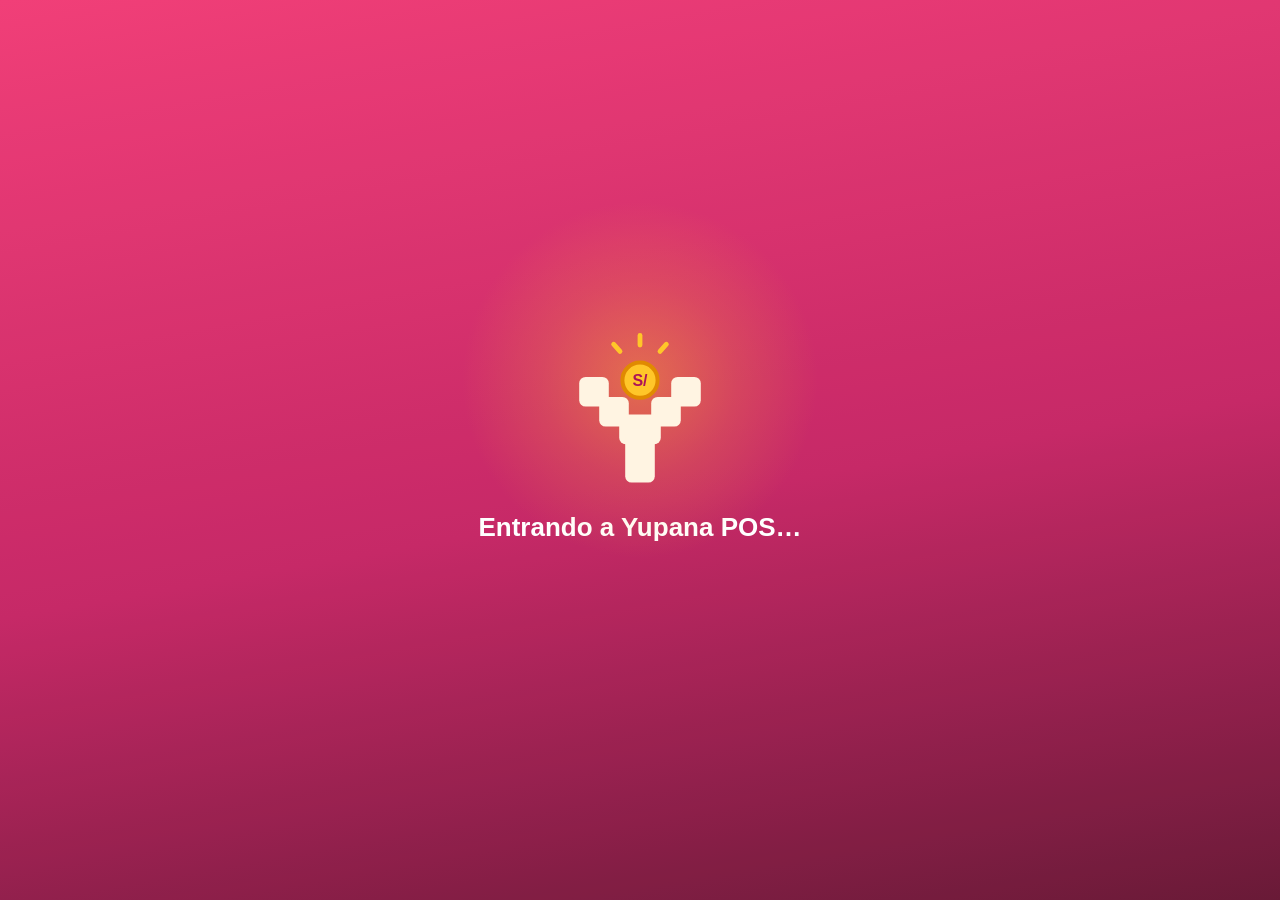
<file: c/index.html>
<!doctype html>
<html lang="es">
<head>
<meta charset="utf-8">
<base href="../pos/">
<meta name="viewport" content="width=device-width, initial-scale=1, viewport-fit=cover, interactive-widget=resizes-content">
<meta name="robots" content="noindex, nofollow">
<meta name="referrer" content="no-referrer">
<meta name="theme-color" content="#c2185b">
<meta http-equiv="Content-Security-Policy" content="default-src 'self'; script-src 'self'; style-src 'self' https://fonts.googleapis.com; font-src 'self' https://fonts.gstatic.com; img-src 'self' data: https://*.googleusercontent.com https://nvcgclopvgectkymvite.supabase.co; connect-src 'self' https://nvcgclopvgectkymvite.supabase.co wss://nvcgclopvgectkymvite.supabase.co; base-uri 'self'; form-action 'none'; object-src 'none'; frame-src blob:">
<title>Tu comprobante · Yupana</title>
<link rel="icon" href="icono.svg" type="image/svg+xml">
<link rel="preconnect" href="https://fonts.googleapis.com">
<link rel="preconnect" href="https://fonts.gstatic.com" crossorigin>
<link rel="preload" href="mdi.ttf" as="font" type="font/ttf" crossorigin>
<link href="https://fonts.googleapis.com/css2?family=Baloo+2:wght@600;700;800&amp;family=Nunito:wght@500;600;700;800;900&amp;display=swap" rel="stylesheet">
<link rel="stylesheet" href="estilos.css?v=44dced1c5a">
</head>
<body>
<div id="pos"></div>
<div class="yw" id="yw-inicial" role="status" aria-live="polite"><span class="yw-board" aria-hidden="true"></span><div class="yw-in"><div class="yw-logo"><span class="yw-glow"></span><svg class="yw-mark" viewBox="72 48 368 400" aria-hidden="true"><g fill="#FFF4E2">
<rect x="104" y="168" width="74" height="74" rx="16"/><rect x="154" y="218" width="74" height="74" rx="16"/>
<rect x="334" y="168" width="74" height="74" rx="16"/><rect x="284" y="218" width="74" height="74" rx="16"/>
<rect x="204" y="262" width="104" height="74" rx="16"/><rect x="219" y="300" width="74" height="132" rx="16"/></g>
<g stroke="#FFC629" stroke-width="12" stroke-linecap="round"><line x1="256" y1="88" x2="256" y2="64"/>
<line x1="206" y1="104" x2="190" y2="86"/><line x1="306" y1="104" x2="322" y2="86"/></g></svg><span class="yw-ring"></span><svg class="yw-coin" viewBox="72 48 368 400" aria-hidden="true">
<circle cx="256" cy="176" r="44" fill="#FFC629" stroke="#E08A00" stroke-width="10"/>
<text x="256" y="191" text-anchor="middle" font-family="'Baloo 2', sans-serif" font-weight="800" font-size="40" fill="#AD1457">S/</text></svg><span class="yw-chip yw-c1"><i class="yw-mb yw-yape">Y</i>+ S/ 15.00</span><span class="yw-chip yw-c2"><i class="yw-mb yw-plin">P</i>+ S/ 32.00</span><span class="yw-chip yw-c3"><i class="yw-mb yw-cash">S/</i>+ S/ 8.50</span></div><b class="yw-title">Abriendo tu comprobante…</b><span class="yw-detail"></span></div></div>
<noscript><div class="loading">Para usar Yupana POS, prende JavaScript en tu navegador.</div></noscript>
<script type="module" src="app.js?v=44dced1c5a"></script>
</body>
</html>
</file>
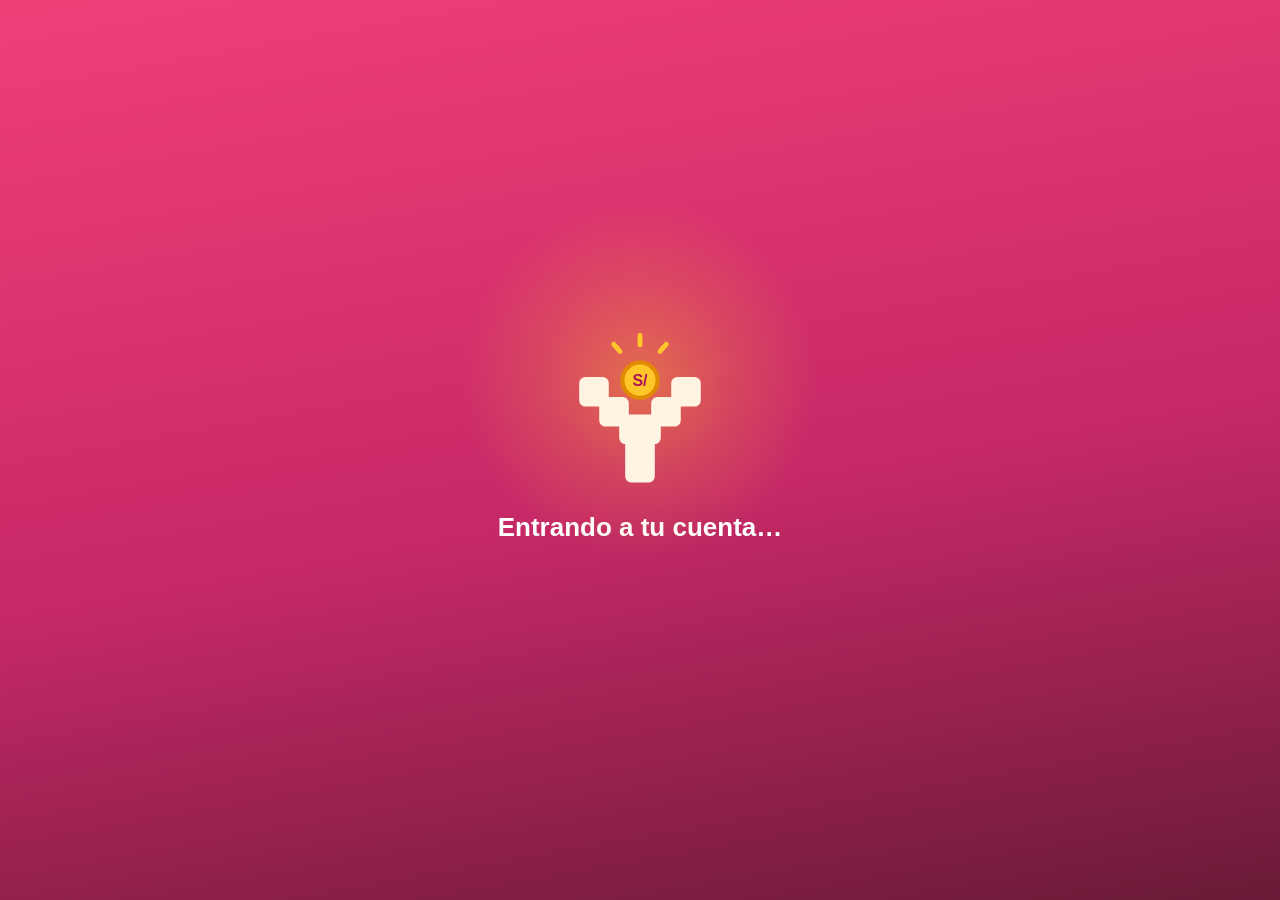
<file: ingreso/index.html>
<!doctype html>
<html lang="es">
<head>
<meta charset="utf-8">
<base href="../pos/">
<meta name="viewport" content="width=device-width, initial-scale=1, viewport-fit=cover, interactive-widget=resizes-content">
<meta name="robots" content="noindex, nofollow">
<meta name="referrer" content="no-referrer">
<meta name="theme-color" content="#c2185b">
<meta http-equiv="Content-Security-Policy" content="default-src 'self'; script-src 'self'; style-src 'self' https://fonts.googleapis.com; font-src 'self' https://fonts.gstatic.com; img-src 'self' data: https://*.googleusercontent.com https://nvcgclopvgectkymvite.supabase.co; connect-src 'self' https://nvcgclopvgectkymvite.supabase.co wss://nvcgclopvgectkymvite.supabase.co; base-uri 'self'; form-action 'none'; object-src 'none'; frame-src blob:">
<title>Entra a tu cuenta · Yupana</title>
<link rel="icon" href="icono.svg" type="image/svg+xml">
<link rel="preconnect" href="https://fonts.googleapis.com">
<link rel="preconnect" href="https://fonts.gstatic.com" crossorigin>
<link rel="preload" href="mdi.ttf" as="font" type="font/ttf" crossorigin>
<link href="https://fonts.googleapis.com/css2?family=Baloo+2:wght@600;700;800&amp;family=Nunito:wght@500;600;700;800;900&amp;display=swap" rel="stylesheet">
<link rel="stylesheet" href="estilos.css?v=44dced1c5a">
</head>
<body>
<div id="pos"></div>
<div class="yw" id="yw-inicial" role="status" aria-live="polite"><span class="yw-board" aria-hidden="true"></span><div class="yw-in"><div class="yw-logo"><span class="yw-glow"></span><svg class="yw-mark" viewBox="72 48 368 400" aria-hidden="true"><g fill="#FFF4E2">
<rect x="104" y="168" width="74" height="74" rx="16"/><rect x="154" y="218" width="74" height="74" rx="16"/>
<rect x="334" y="168" width="74" height="74" rx="16"/><rect x="284" y="218" width="74" height="74" rx="16"/>
<rect x="204" y="262" width="104" height="74" rx="16"/><rect x="219" y="300" width="74" height="132" rx="16"/></g>
<g stroke="#FFC629" stroke-width="12" stroke-linecap="round"><line x1="256" y1="88" x2="256" y2="64"/>
<line x1="206" y1="104" x2="190" y2="86"/><line x1="306" y1="104" x2="322" y2="86"/></g></svg><span class="yw-ring"></span><svg class="yw-coin" viewBox="72 48 368 400" aria-hidden="true">
<circle cx="256" cy="176" r="44" fill="#FFC629" stroke="#E08A00" stroke-width="10"/>
<text x="256" y="191" text-anchor="middle" font-family="'Baloo 2', sans-serif" font-weight="800" font-size="40" fill="#AD1457">S/</text></svg><span class="yw-chip yw-c1"><i class="yw-mb yw-yape">Y</i>+ S/ 15.00</span><span class="yw-chip yw-c2"><i class="yw-mb yw-plin">P</i>+ S/ 32.00</span><span class="yw-chip yw-c3"><i class="yw-mb yw-cash">S/</i>+ S/ 8.50</span></div><b class="yw-title">Entrando a tu cuenta…</b><span class="yw-detail"></span></div></div>
<noscript><div class="loading">Para usar Yupana POS, prende JavaScript en tu navegador.</div></noscript>
<script type="module" src="app.js?v=44dced1c5a"></script>
</body>
</html>
</file>
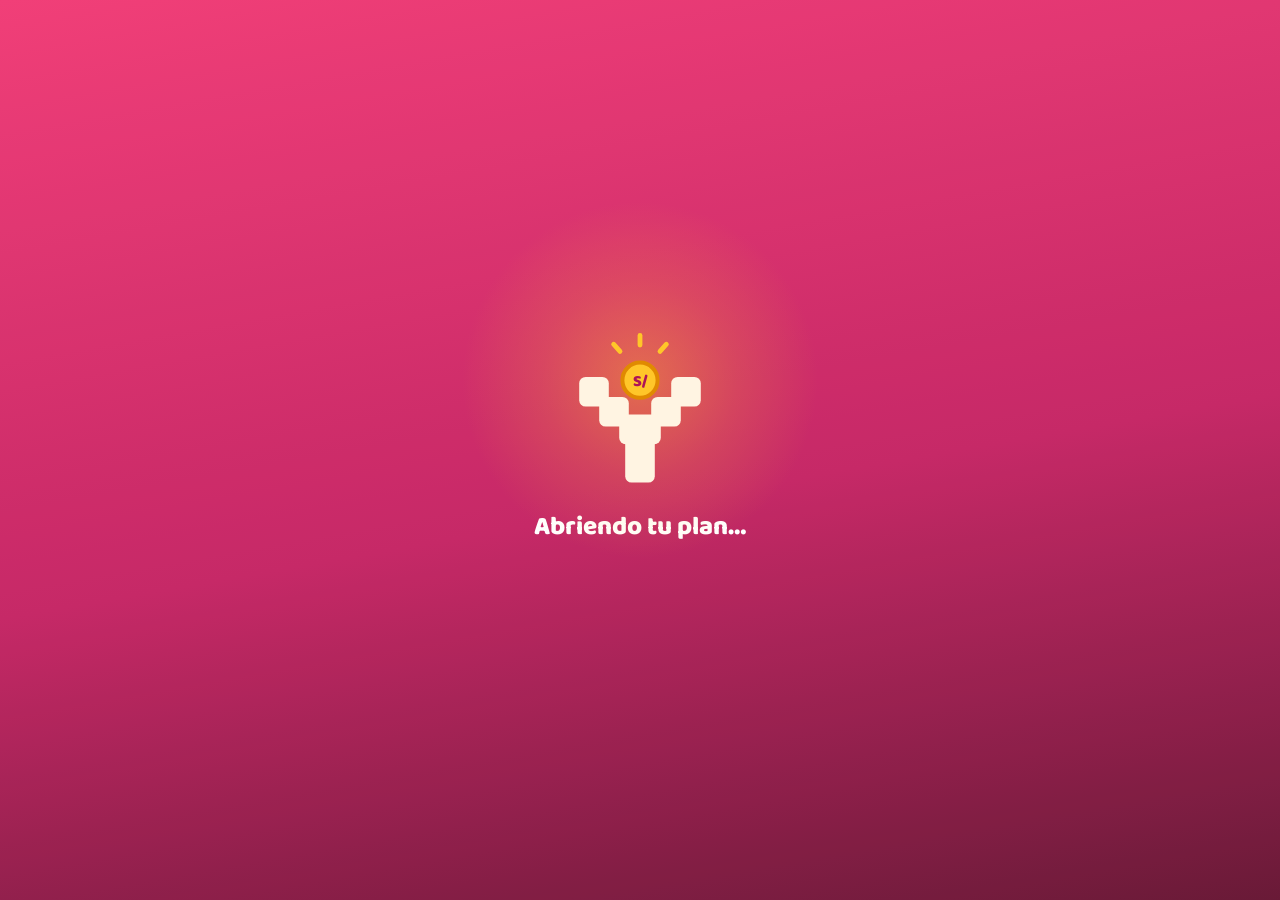
<file: pagar/index.html>
<!doctype html>
<html lang="es">
<head>
<meta charset="utf-8">
<meta name="viewport" content="width=device-width, initial-scale=1, viewport-fit=cover">
<meta name="robots" content="noindex, nofollow">
<meta name="referrer" content="strict-origin-when-cross-origin">
<meta name="theme-color" content="#c2185b">
<title>Paga tu plan · Yupana</title>
<link rel="icon" href="icono.svg" type="image/svg+xml">
<link rel="preconnect" href="https://fonts.googleapis.com">
<link rel="preconnect" href="https://fonts.gstatic.com" crossorigin>
<link href="https://fonts.googleapis.com/css2?family=Baloo+2:wght@700;800&amp;family=Nunito:wght@400;600;700;800&amp;display=swap" rel="stylesheet">
<link rel="stylesheet" href="estilos.css?v=558c69927f">
<!-- Mercado Pago: arma los tokens de Yape y de la tarjeta (los datos de la tarjeta van en sus campos seguros). -->
<script src="https://sdk.mercadopago.com/js/v2"></script>
</head>
<body>
<div id="pagar"></div>
<div class="yw" id="yw-inicial" role="status" aria-live="polite"><span class="yw-board" aria-hidden="true"></span><div class="yw-in"><div class="yw-logo"><span class="yw-glow"></span><svg class="yw-mark" viewBox="72 48 368 400" aria-hidden="true"><g fill="#FFF4E2">
<rect x="104" y="168" width="74" height="74" rx="16"/><rect x="154" y="218" width="74" height="74" rx="16"/>
<rect x="334" y="168" width="74" height="74" rx="16"/><rect x="284" y="218" width="74" height="74" rx="16"/>
<rect x="204" y="262" width="104" height="74" rx="16"/><rect x="219" y="300" width="74" height="132" rx="16"/></g>
<g stroke="#FFC629" stroke-width="12" stroke-linecap="round"><line x1="256" y1="88" x2="256" y2="64"/>
<line x1="206" y1="104" x2="190" y2="86"/><line x1="306" y1="104" x2="322" y2="86"/></g></svg><span class="yw-ring"></span><svg class="yw-coin" viewBox="72 48 368 400" aria-hidden="true">
<circle cx="256" cy="176" r="44" fill="#FFC629" stroke="#E08A00" stroke-width="10"/>
<text x="256" y="191" text-anchor="middle" font-family="'Baloo 2', sans-serif" font-weight="800" font-size="40" fill="#AD1457">S/</text></svg><span class="yw-chip yw-c1"><i class="yw-mb yw-yape">Y</i>+ S/ 15.00</span><span class="yw-chip yw-c2"><i class="yw-mb yw-plin">P</i>+ S/ 32.00</span><span class="yw-chip yw-c3"><i class="yw-mb yw-cash">S/</i>+ S/ 8.50</span></div><b class="yw-title">Abriendo tu plan…</b><span class="yw-detail"></span></div></div>
<noscript><div class="loading">Para pagar, prende JavaScript en tu navegador.</div></noscript>
<script type="module" src="app.js?v=558c69927f"></script>
</body>
</html>
</file>
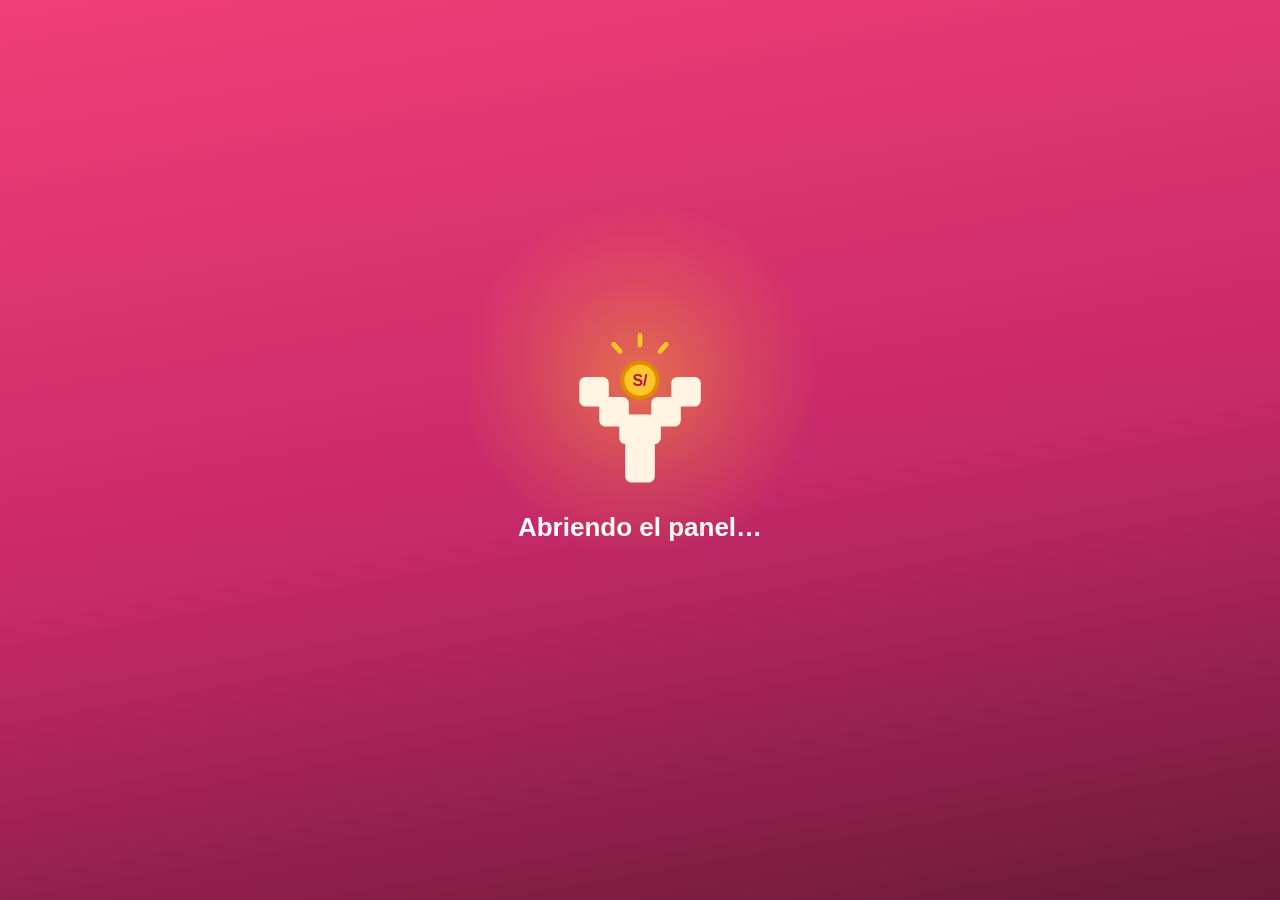
<file: panel/index.html>
<!doctype html>
<html lang="es">
<head>
<meta charset="utf-8">
<meta name="viewport" content="width=device-width, initial-scale=1, viewport-fit=cover">
<meta name="robots" content="noindex, nofollow">
<meta name="referrer" content="no-referrer">
<meta name="theme-color" content="#c2185b">
<meta http-equiv="Content-Security-Policy" content="default-src 'self'; script-src 'self'; style-src 'self' https://fonts.googleapis.com; font-src https://fonts.gstatic.com; img-src 'self' data: https://*.googleusercontent.com; connect-src https://nvcgclopvgectkymvite.supabase.co wss://nvcgclopvgectkymvite.supabase.co; base-uri 'none'; form-action 'none'; object-src 'none'">
<title>Panel de Yupana</title>
<link rel="icon" href="icono.svg" type="image/svg+xml">
<link rel="preconnect" href="https://fonts.googleapis.com">
<link rel="preconnect" href="https://fonts.gstatic.com" crossorigin>
<link href="https://fonts.googleapis.com/css2?family=Baloo+2:wght@700;800&amp;family=Nunito:wght@400;600;700;800&amp;display=swap" rel="stylesheet">
<link rel="stylesheet" href="estilos.css?v=d04b778c78">
</head>
<body>
<div id="panel"></div>
<div class="yw" id="yw-inicial" role="status" aria-live="polite"><span class="yw-board" aria-hidden="true"></span><div class="yw-in"><div class="yw-logo"><span class="yw-glow"></span><svg class="yw-mark" viewBox="72 48 368 400" aria-hidden="true"><g fill="#FFF4E2">
<rect x="104" y="168" width="74" height="74" rx="16"/><rect x="154" y="218" width="74" height="74" rx="16"/>
<rect x="334" y="168" width="74" height="74" rx="16"/><rect x="284" y="218" width="74" height="74" rx="16"/>
<rect x="204" y="262" width="104" height="74" rx="16"/><rect x="219" y="300" width="74" height="132" rx="16"/></g>
<g stroke="#FFC629" stroke-width="12" stroke-linecap="round"><line x1="256" y1="88" x2="256" y2="64"/>
<line x1="206" y1="104" x2="190" y2="86"/><line x1="306" y1="104" x2="322" y2="86"/></g></svg><span class="yw-ring"></span><svg class="yw-coin" viewBox="72 48 368 400" aria-hidden="true">
<circle cx="256" cy="176" r="44" fill="#FFC629" stroke="#E08A00" stroke-width="10"/>
<text x="256" y="191" text-anchor="middle" font-family="'Baloo 2', sans-serif" font-weight="800" font-size="40" fill="#AD1457">S/</text></svg><span class="yw-chip yw-c1"><i class="yw-mb yw-yape">Y</i>+ S/ 15.00</span><span class="yw-chip yw-c2"><i class="yw-mb yw-plin">P</i>+ S/ 32.00</span><span class="yw-chip yw-c3"><i class="yw-mb yw-cash">S/</i>+ S/ 8.50</span></div><b class="yw-title">Abriendo el panel…</b><span class="yw-detail"></span></div></div>
<noscript><div class="loading">Para usar el panel, prende JavaScript en tu navegador.</div></noscript>
<script type="module" src="app.js?v=d04b778c78"></script>
</body>
</html>
</file>
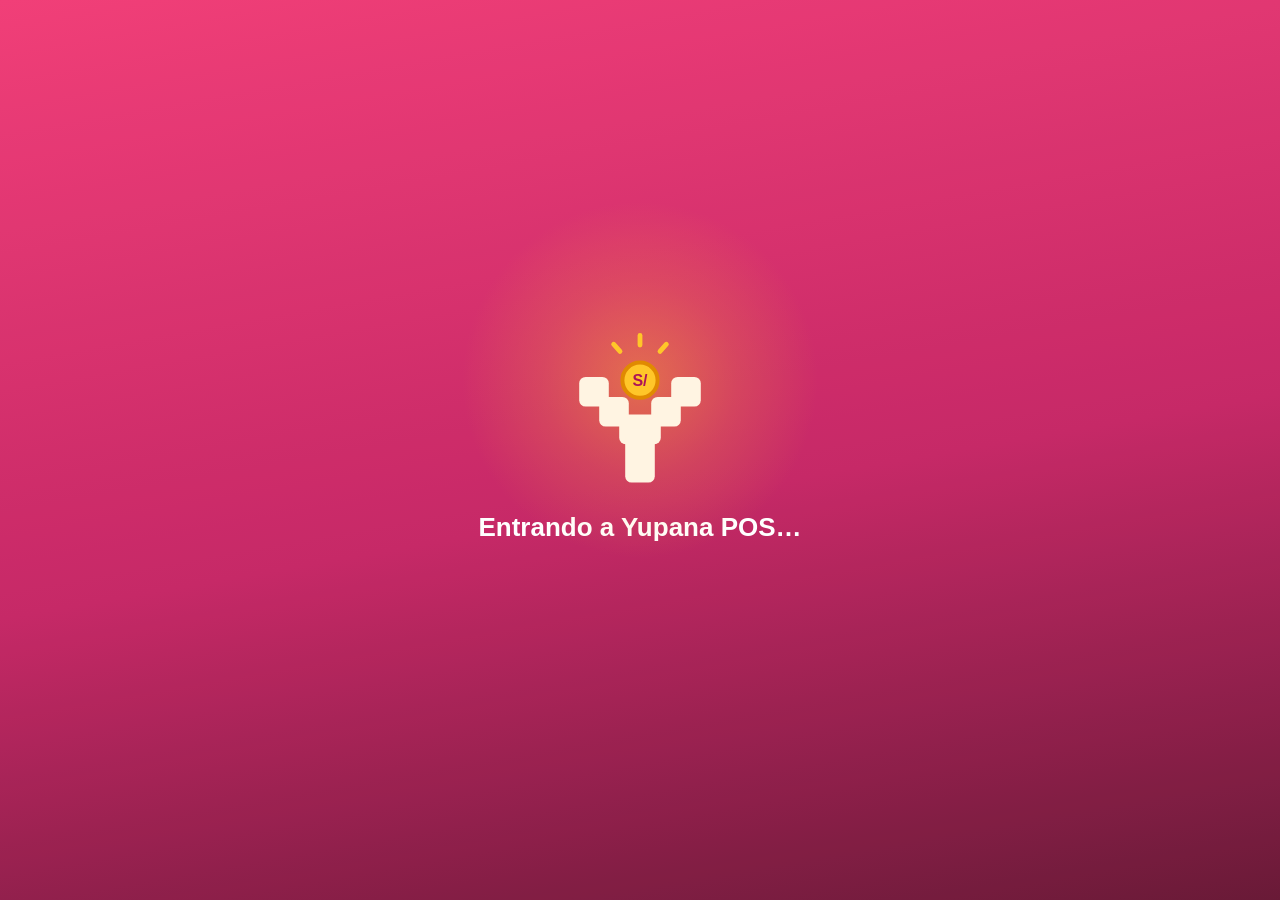
<file: pos/index.html>
<!doctype html>
<html lang="es">
<head>
<meta charset="utf-8">
<meta name="viewport" content="width=device-width, initial-scale=1, viewport-fit=cover, interactive-widget=resizes-content">
<meta name="robots" content="noindex, nofollow">
<meta name="referrer" content="no-referrer">
<meta name="theme-color" content="#c2185b">
<meta http-equiv="Content-Security-Policy" content="default-src 'self'; script-src 'self'; style-src 'self' https://fonts.googleapis.com; font-src 'self' https://fonts.gstatic.com; img-src 'self' data: https://*.googleusercontent.com https://nvcgclopvgectkymvite.supabase.co; connect-src 'self' https://nvcgclopvgectkymvite.supabase.co wss://nvcgclopvgectkymvite.supabase.co; base-uri 'none'; form-action 'none'; object-src 'none'; frame-src blob:">
<title>Yupana POS</title>
<link rel="icon" href="icono.svg" type="image/svg+xml">
<link rel="preconnect" href="https://fonts.googleapis.com">
<link rel="preconnect" href="https://fonts.gstatic.com" crossorigin>
<link rel="preload" href="mdi.ttf" as="font" type="font/ttf" crossorigin>
<link href="https://fonts.googleapis.com/css2?family=Baloo+2:wght@600;700;800&amp;family=Nunito:wght@500;600;700;800;900&amp;display=swap" rel="stylesheet">
<link rel="stylesheet" href="estilos.css?v=44dced1c5a">
</head>
<body>
<div id="pos"></div>
<div class="yw" id="yw-inicial" role="status" aria-live="polite"><span class="yw-board" aria-hidden="true"></span><div class="yw-in"><div class="yw-logo"><span class="yw-glow"></span><svg class="yw-mark" viewBox="72 48 368 400" aria-hidden="true"><g fill="#FFF4E2">
<rect x="104" y="168" width="74" height="74" rx="16"/><rect x="154" y="218" width="74" height="74" rx="16"/>
<rect x="334" y="168" width="74" height="74" rx="16"/><rect x="284" y="218" width="74" height="74" rx="16"/>
<rect x="204" y="262" width="104" height="74" rx="16"/><rect x="219" y="300" width="74" height="132" rx="16"/></g>
<g stroke="#FFC629" stroke-width="12" stroke-linecap="round"><line x1="256" y1="88" x2="256" y2="64"/>
<line x1="206" y1="104" x2="190" y2="86"/><line x1="306" y1="104" x2="322" y2="86"/></g></svg><span class="yw-ring"></span><svg class="yw-coin" viewBox="72 48 368 400" aria-hidden="true">
<circle cx="256" cy="176" r="44" fill="#FFC629" stroke="#E08A00" stroke-width="10"/>
<text x="256" y="191" text-anchor="middle" font-family="'Baloo 2', sans-serif" font-weight="800" font-size="40" fill="#AD1457">S/</text></svg><span class="yw-chip yw-c1"><i class="yw-mb yw-yape">Y</i>+ S/ 15.00</span><span class="yw-chip yw-c2"><i class="yw-mb yw-plin">P</i>+ S/ 32.00</span><span class="yw-chip yw-c3"><i class="yw-mb yw-cash">S/</i>+ S/ 8.50</span></div><b class="yw-title">Entrando a Yupana POS…</b><span class="yw-detail"></span></div></div>
<noscript><div class="loading">Para usar Yupana POS, prende JavaScript en tu navegador.</div></noscript>
<script type="module" src="app.js?v=44dced1c5a"></script>
</body>
</html>
</file>
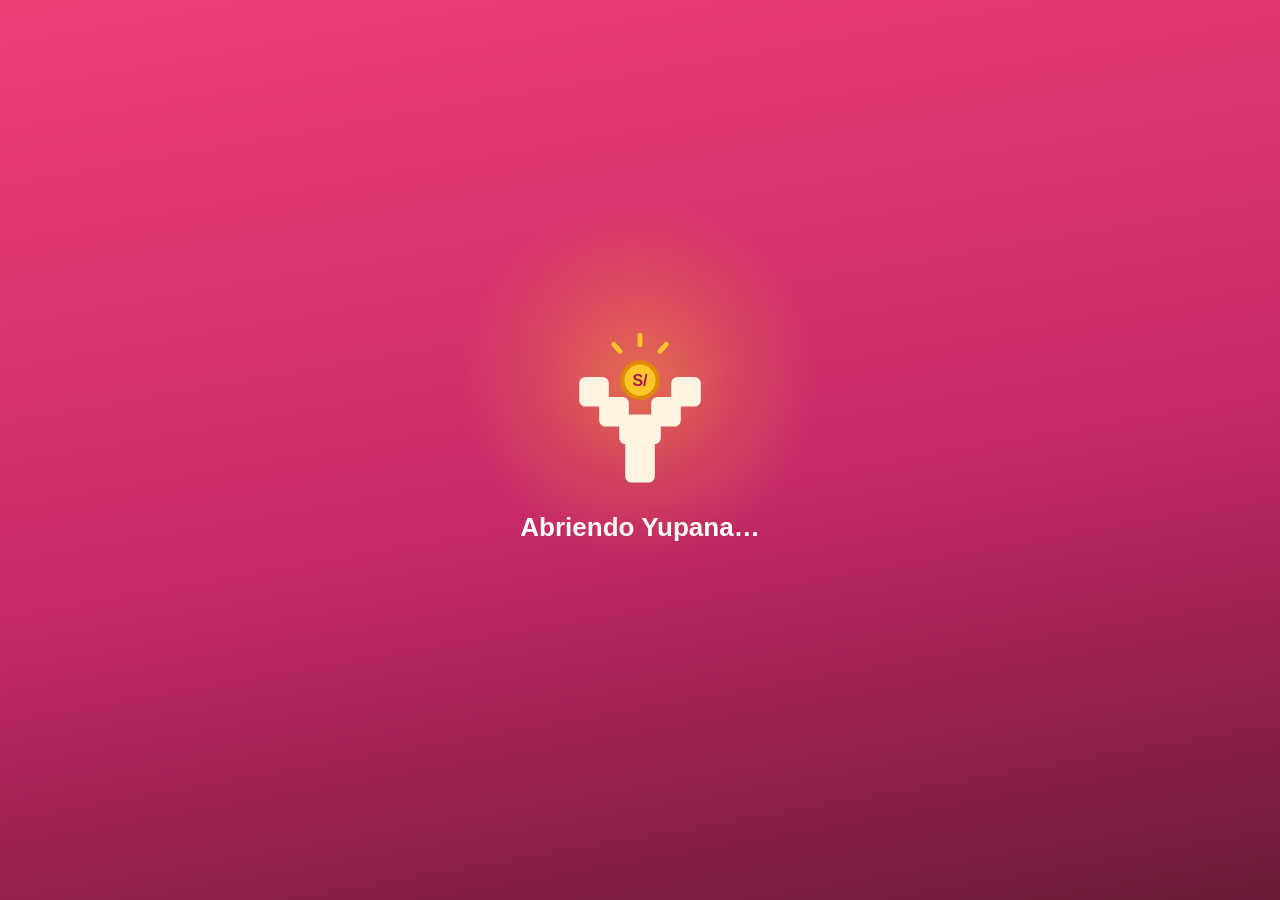
<file: registro/index.html>
<!doctype html>
<html lang="es">
<head>
<meta charset="utf-8">
<base href="../pos/">
<meta name="viewport" content="width=device-width, initial-scale=1, viewport-fit=cover, interactive-widget=resizes-content">
<meta name="robots" content="noindex, nofollow">
<meta name="referrer" content="no-referrer">
<meta name="theme-color" content="#c2185b">
<meta http-equiv="Content-Security-Policy" content="default-src 'self'; script-src 'self'; style-src 'self' https://fonts.googleapis.com; font-src 'self' https://fonts.gstatic.com; img-src 'self' data: https://*.googleusercontent.com https://nvcgclopvgectkymvite.supabase.co; connect-src 'self' https://nvcgclopvgectkymvite.supabase.co wss://nvcgclopvgectkymvite.supabase.co; base-uri 'self'; form-action 'none'; object-src 'none'; frame-src blob:">
<title>Registra tu negocio · Yupana</title>
<link rel="icon" href="icono.svg" type="image/svg+xml">
<link rel="preconnect" href="https://fonts.googleapis.com">
<link rel="preconnect" href="https://fonts.gstatic.com" crossorigin>
<link rel="preload" href="mdi.ttf" as="font" type="font/ttf" crossorigin>
<link href="https://fonts.googleapis.com/css2?family=Baloo+2:wght@600;700;800&amp;family=Nunito:wght@500;600;700;800;900&amp;display=swap" rel="stylesheet">
<link rel="stylesheet" href="estilos.css?v=44dced1c5a">
</head>
<body>
<div id="pos"></div>
<div class="yw" id="yw-inicial" role="status" aria-live="polite"><span class="yw-board" aria-hidden="true"></span><div class="yw-in"><div class="yw-logo"><span class="yw-glow"></span><svg class="yw-mark" viewBox="72 48 368 400" aria-hidden="true"><g fill="#FFF4E2">
<rect x="104" y="168" width="74" height="74" rx="16"/><rect x="154" y="218" width="74" height="74" rx="16"/>
<rect x="334" y="168" width="74" height="74" rx="16"/><rect x="284" y="218" width="74" height="74" rx="16"/>
<rect x="204" y="262" width="104" height="74" rx="16"/><rect x="219" y="300" width="74" height="132" rx="16"/></g>
<g stroke="#FFC629" stroke-width="12" stroke-linecap="round"><line x1="256" y1="88" x2="256" y2="64"/>
<line x1="206" y1="104" x2="190" y2="86"/><line x1="306" y1="104" x2="322" y2="86"/></g></svg><span class="yw-ring"></span><svg class="yw-coin" viewBox="72 48 368 400" aria-hidden="true">
<circle cx="256" cy="176" r="44" fill="#FFC629" stroke="#E08A00" stroke-width="10"/>
<text x="256" y="191" text-anchor="middle" font-family="'Baloo 2', sans-serif" font-weight="800" font-size="40" fill="#AD1457">S/</text></svg><span class="yw-chip yw-c1"><i class="yw-mb yw-yape">Y</i>+ S/ 15.00</span><span class="yw-chip yw-c2"><i class="yw-mb yw-plin">P</i>+ S/ 32.00</span><span class="yw-chip yw-c3"><i class="yw-mb yw-cash">S/</i>+ S/ 8.50</span></div><b class="yw-title">Abriendo Yupana…</b><span class="yw-detail"></span></div></div>
<noscript><div class="loading">Para usar Yupana POS, prende JavaScript en tu navegador.</div></noscript>
<script type="module" src="app.js?v=44dced1c5a"></script>
</body>
</html>
</file>
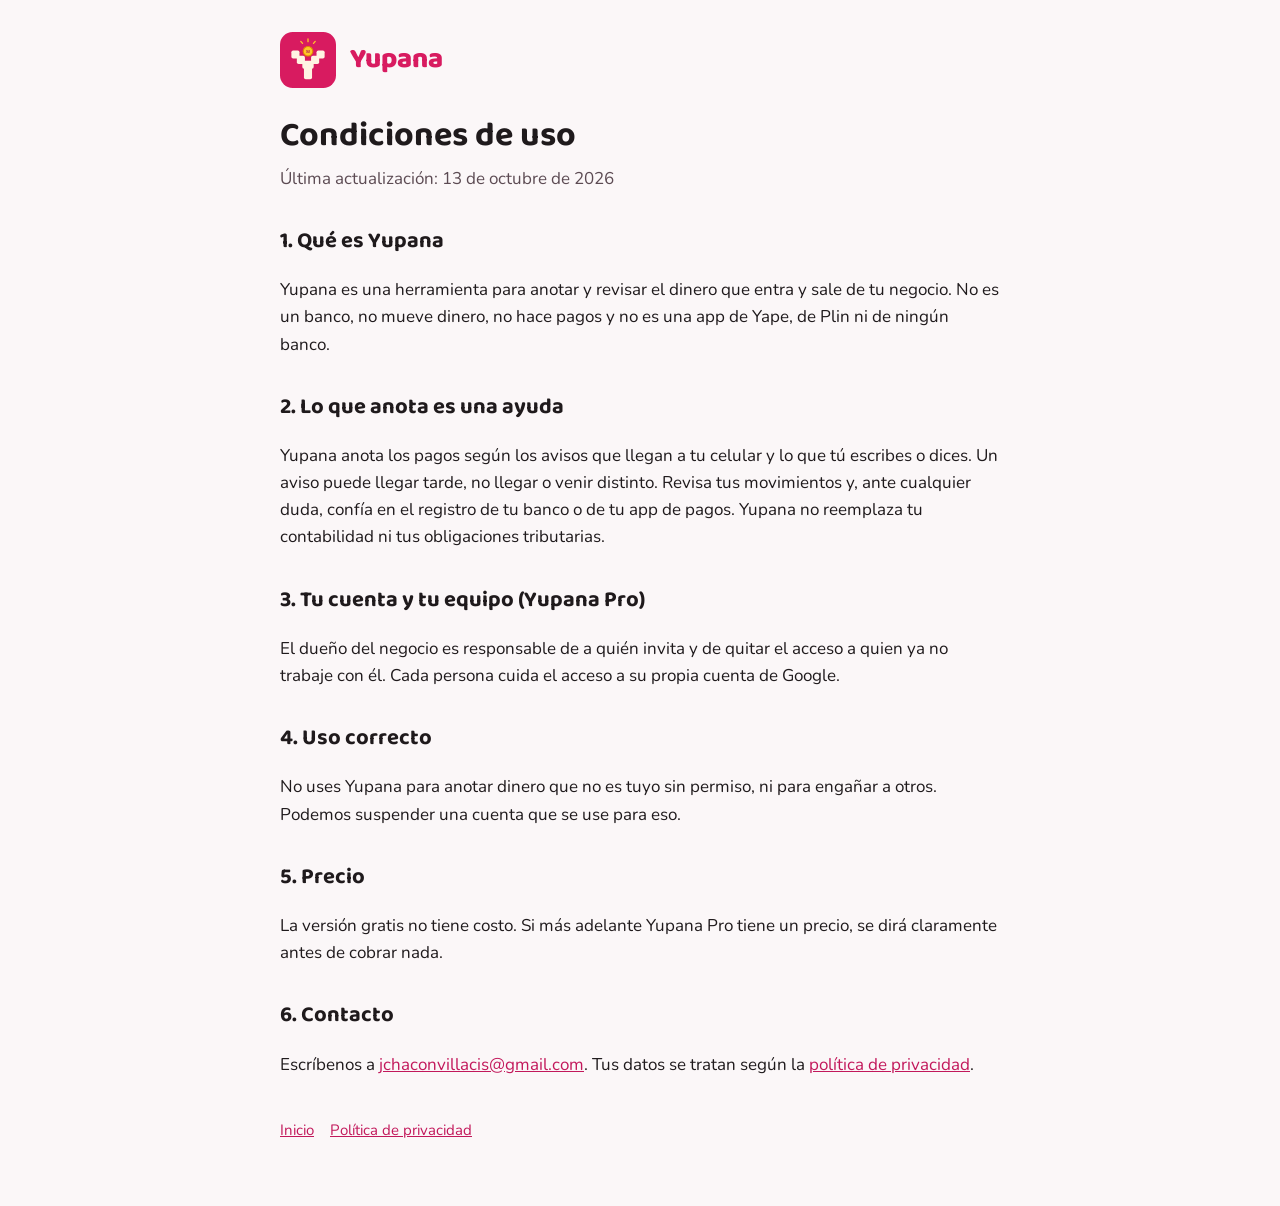
<file: condiciones.html>
<!doctype html>
<html lang="es">
<head>
  <meta charset="utf-8">
  <meta name="viewport" content="width=device-width, initial-scale=1">
  <title>Condiciones de uso de Yupana</title>
  <link rel="icon" href="icono.svg" type="image/svg+xml">
  <link rel="preconnect" href="https://fonts.googleapis.com">
  <link href="https://fonts.googleapis.com/css2?family=Baloo+2:wght@700;800&family=Nunito:wght@400;700;800&display=swap" rel="stylesheet">
  <link rel="stylesheet" href="estilos.css">
</head>
<body>
<main>
  <header class="marca">
    <img src="icono.svg" alt="">
    <a href="./">Yupana</a>
  </header>

  <h1>Condiciones de uso</h1>
  <p class="fecha">Última actualización: 13 de octubre de 2026</p>

  <h2>1. Qué es Yupana</h2>
  <p>Yupana es una herramienta para anotar y revisar el dinero que entra y sale de tu negocio. No es un banco, no mueve dinero, no hace pagos y no es una app de Yape, de Plin ni de ningún banco.</p>

  <h2>2. Lo que anota es una ayuda</h2>
  <p>Yupana anota los pagos según los avisos que llegan a tu celular y lo que tú escribes o dices. Un aviso puede llegar tarde, no llegar o venir distinto. Revisa tus movimientos y, ante cualquier duda, confía en el registro de tu banco o de tu app de pagos. Yupana no reemplaza tu contabilidad ni tus obligaciones tributarias.</p>

  <h2>3. Tu cuenta y tu equipo (Yupana Pro)</h2>
  <p>El dueño del negocio es responsable de a quién invita y de quitar el acceso a quien ya no trabaje con él. Cada persona cuida el acceso a su propia cuenta de Google.</p>

  <h2>4. Uso correcto</h2>
  <p>No uses Yupana para anotar dinero que no es tuyo sin permiso, ni para engañar a otros. Podemos suspender una cuenta que se use para eso.</p>

  <h2>5. Precio</h2>
  <p>La versión gratis no tiene costo. Si más adelante Yupana Pro tiene un precio, se dirá claramente antes de cobrar nada.</p>

  <h2>6. Contacto</h2>
  <p>Escríbenos a <a href="mailto:jchaconvillacis@gmail.com">jchaconvillacis@gmail.com</a>. Tus datos se tratan según la <a href="privacidad.html">política de privacidad</a>.</p>

  <footer>
    <a href="./">Inicio</a>
    <a href="privacidad.html">Política de privacidad</a>
  </footer>
</main>
</body>
</html>
</file>
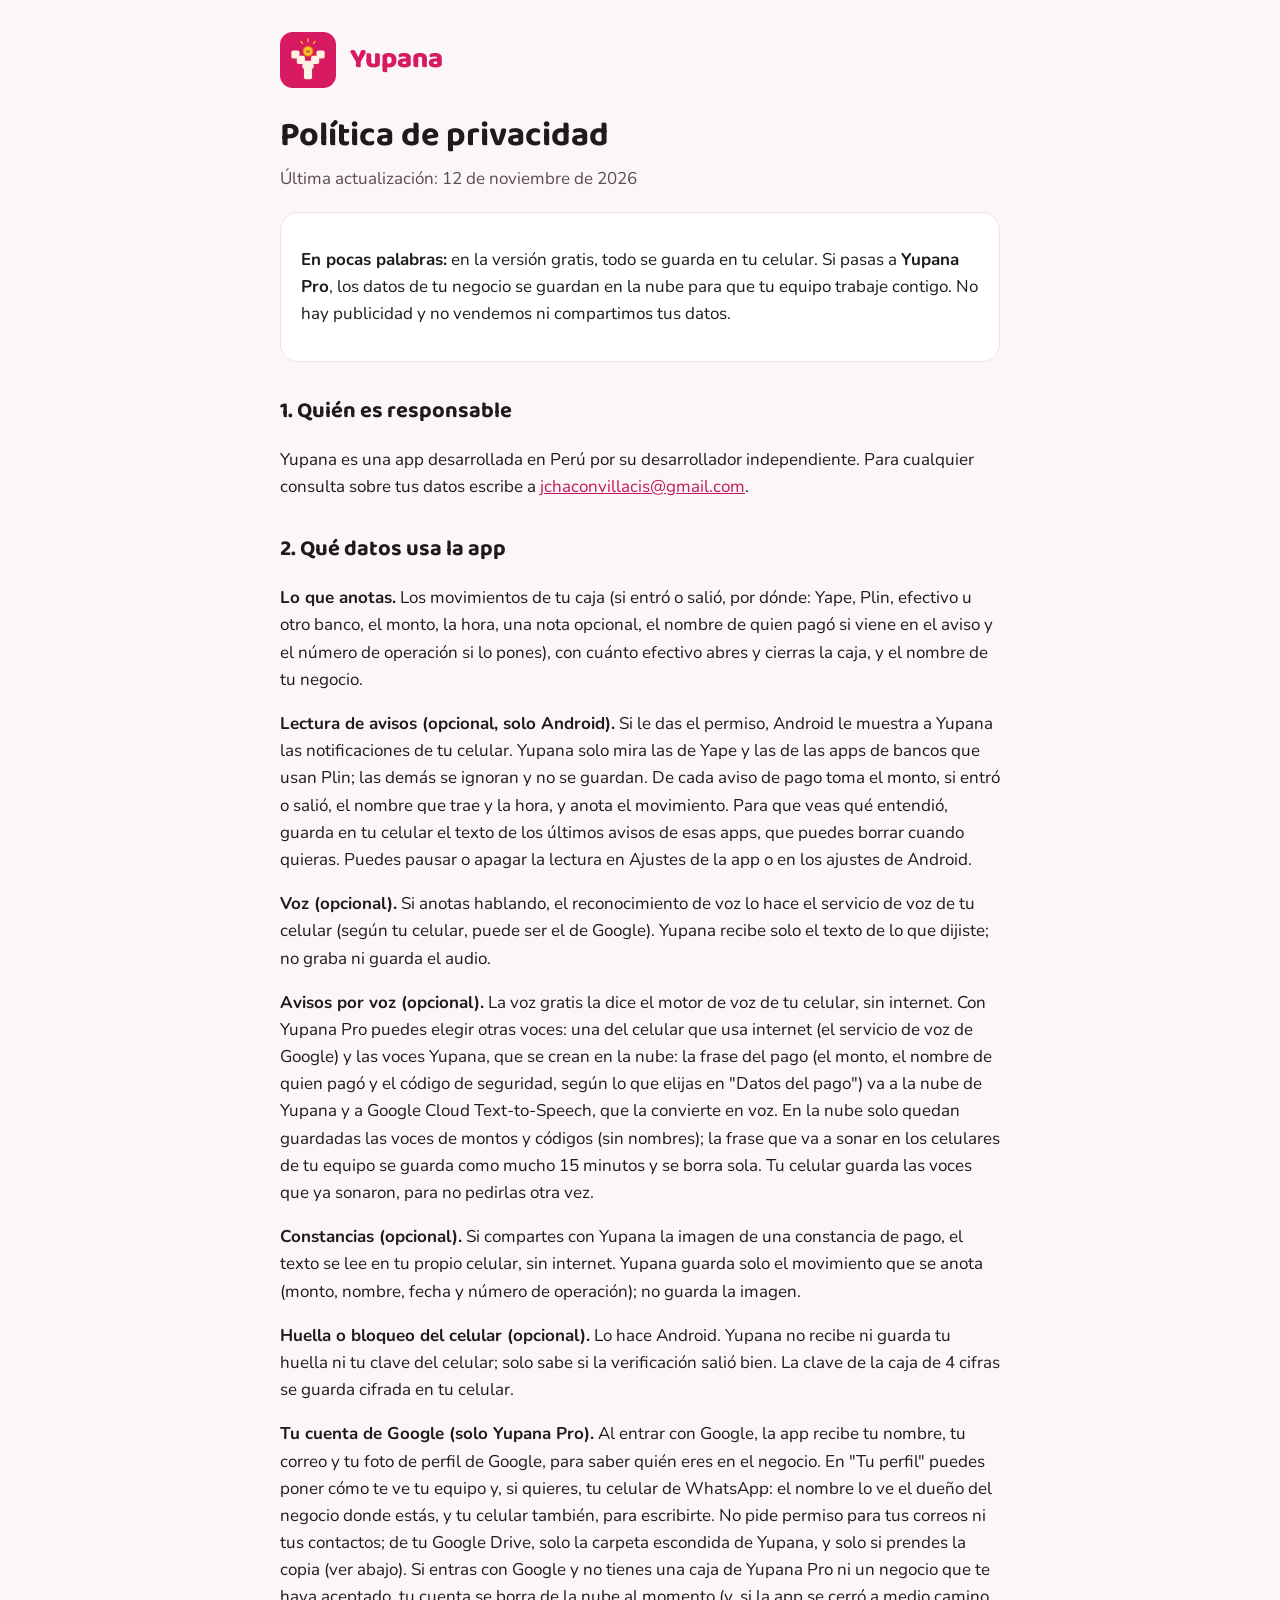
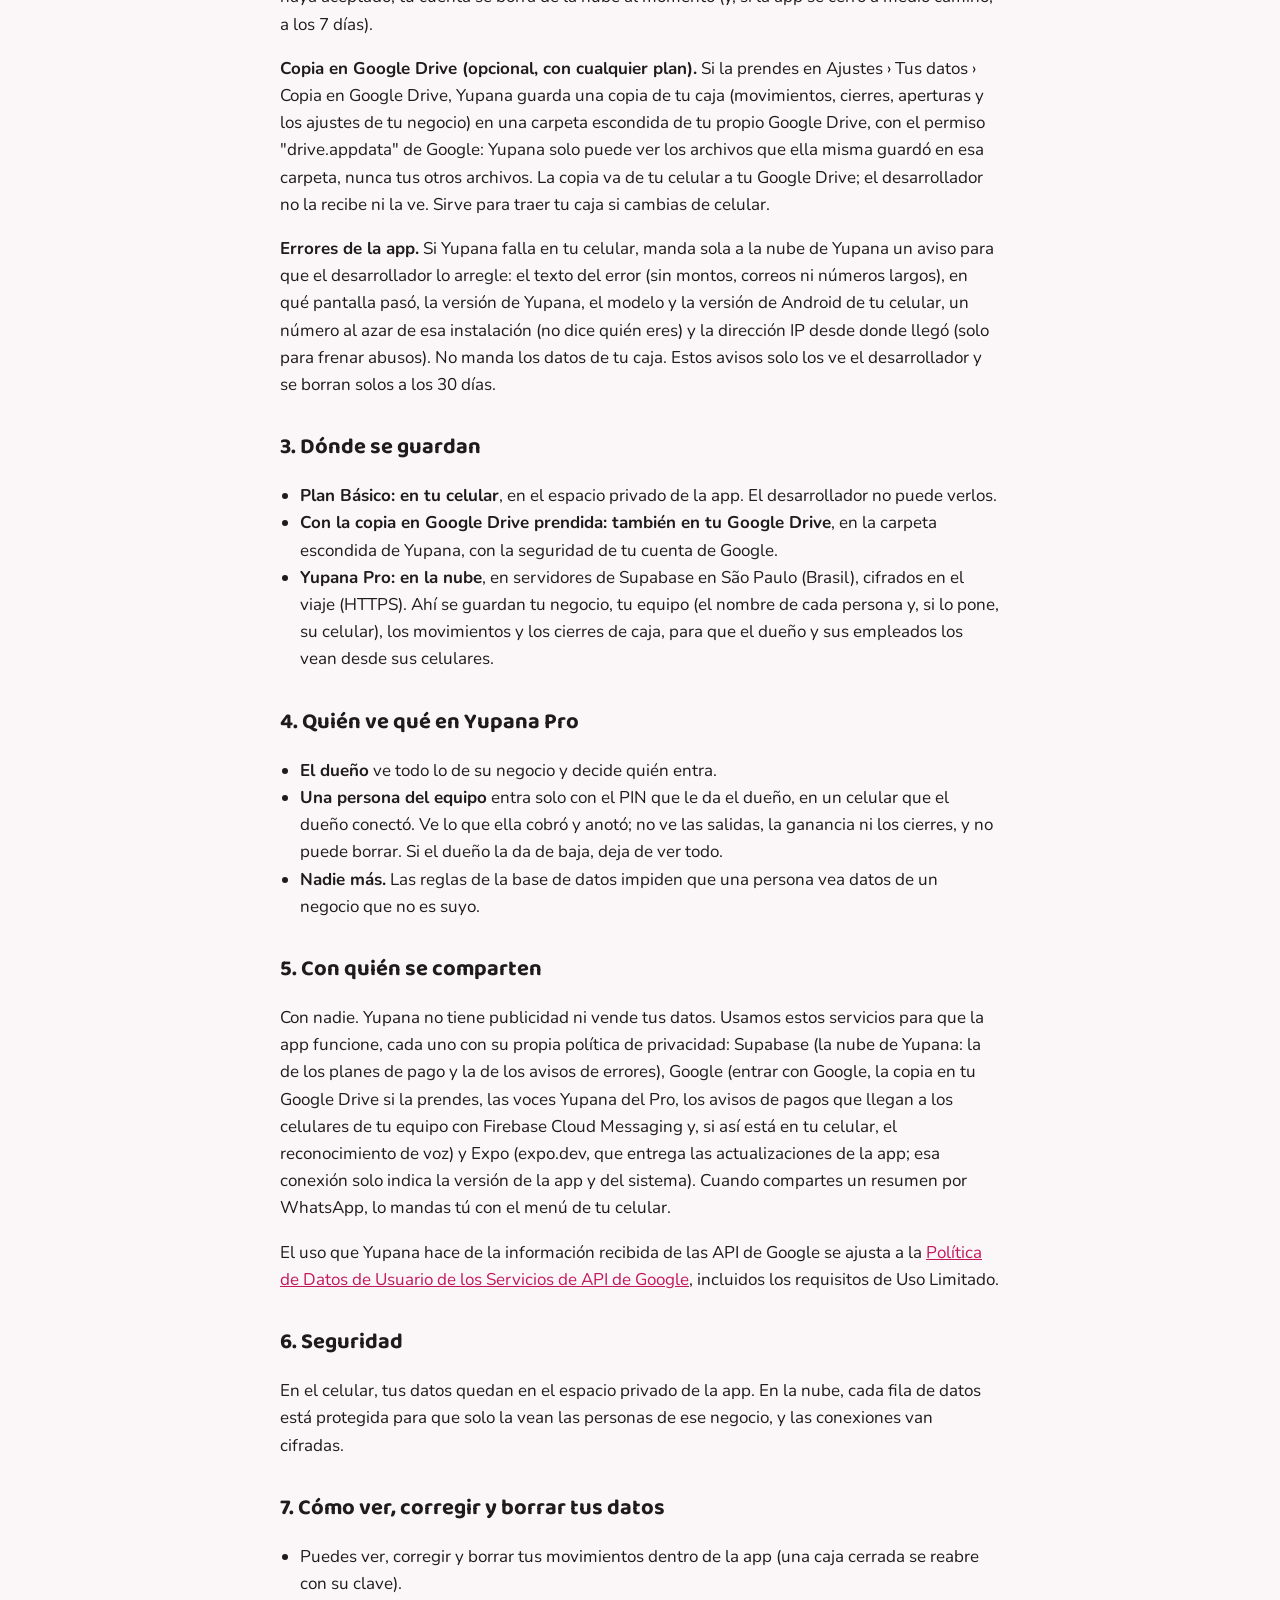
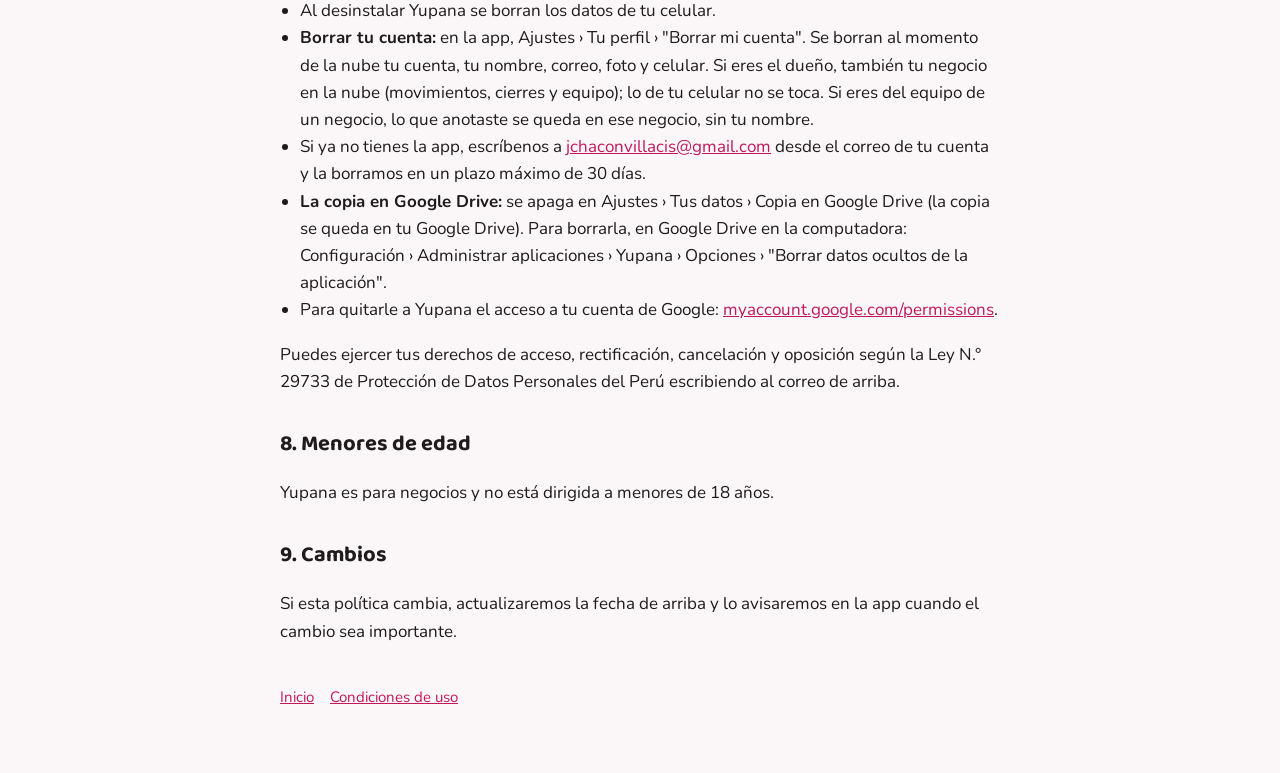
<file: privacidad.html>
<!doctype html>
<html lang="es">
<head>
  <meta charset="utf-8">
  <meta name="viewport" content="width=device-width, initial-scale=1">
  <title>Política de privacidad de Yupana</title>
  <meta name="description" content="Qué datos usa Yupana, dónde se guardan y cómo borrarlos.">
  <link rel="icon" href="icono.svg" type="image/svg+xml">
  <link rel="preconnect" href="https://fonts.googleapis.com">
  <link href="https://fonts.googleapis.com/css2?family=Baloo+2:wght@700;800&family=Nunito:wght@400;700;800&display=swap" rel="stylesheet">
  <link rel="stylesheet" href="estilos.css">
</head>
<body>
<main>
  <header class="marca">
    <img src="icono.svg" alt="">
    <a href="./">Yupana</a>
  </header>

  <h1>Política de privacidad</h1>
  <p class="fecha">Última actualización: 12 de noviembre de 2026</p>

  <div class="caja">
    <p><strong>En pocas palabras:</strong> en la versión gratis, todo se guarda en tu celular. Si pasas a <strong>Yupana Pro</strong>, los datos de tu negocio se guardan en la nube para que tu equipo trabaje contigo. No hay publicidad y no vendemos ni compartimos tus datos.</p>
  </div>

  <h2>1. Quién es responsable</h2>
  <p>Yupana es una app desarrollada en Perú por su desarrollador independiente. Para cualquier consulta sobre tus datos escribe a <a href="mailto:jchaconvillacis@gmail.com">jchaconvillacis@gmail.com</a>.</p>

  <h2>2. Qué datos usa la app</h2>
  <p><strong>Lo que anotas.</strong> Los movimientos de tu caja (si entró o salió, por dónde: Yape, Plin, efectivo u otro banco, el monto, la hora, una nota opcional, el nombre de quien pagó si viene en el aviso y el número de operación si lo pones), con cuánto efectivo abres y cierras la caja, y el nombre de tu negocio.</p>
  <p><strong>Lectura de avisos (opcional, solo Android).</strong> Si le das el permiso, Android le muestra a Yupana las notificaciones de tu celular. Yupana solo mira las de Yape y las de las apps de bancos que usan Plin; las demás se ignoran y no se guardan. De cada aviso de pago toma el monto, si entró o salió, el nombre que trae y la hora, y anota el movimiento. Para que veas qué entendió, guarda en tu celular el texto de los últimos avisos de esas apps, que puedes borrar cuando quieras. Puedes pausar o apagar la lectura en Ajustes de la app o en los ajustes de Android.</p>
  <p><strong>Voz (opcional).</strong> Si anotas hablando, el reconocimiento de voz lo hace el servicio de voz de tu celular (según tu celular, puede ser el de Google). Yupana recibe solo el texto de lo que dijiste; no graba ni guarda el audio.</p>
  <p><strong>Avisos por voz (opcional).</strong> La voz gratis la dice el motor de voz de tu celular, sin internet. Con Yupana Pro puedes elegir otras voces: una del celular que usa internet (el servicio de voz de Google) y las voces Yupana, que se crean en la nube: la frase del pago (el monto, el nombre de quien pagó y el código de seguridad, según lo que elijas en "Datos del pago") va a la nube de Yupana y a Google Cloud Text-to-Speech, que la convierte en voz. En la nube solo quedan guardadas las voces de montos y códigos (sin nombres); la frase que va a sonar en los celulares de tu equipo se guarda como mucho 15 minutos y se borra sola. Tu celular guarda las voces que ya sonaron, para no pedirlas otra vez.</p>
  <p><strong>Constancias (opcional).</strong> Si compartes con Yupana la imagen de una constancia de pago, el texto se lee en tu propio celular, sin internet. Yupana guarda solo el movimiento que se anota (monto, nombre, fecha y número de operación); no guarda la imagen.</p>
  <p><strong>Huella o bloqueo del celular (opcional).</strong> Lo hace Android. Yupana no recibe ni guarda tu huella ni tu clave del celular; solo sabe si la verificación salió bien. La clave de la caja de 4 cifras se guarda cifrada en tu celular.</p>
  <p><strong>Tu cuenta de Google (solo Yupana Pro).</strong> Al entrar con Google, la app recibe tu nombre, tu correo y tu foto de perfil de Google, para saber quién eres en el negocio. En "Tu perfil" puedes poner cómo te ve tu equipo y, si quieres, tu celular de WhatsApp: el nombre lo ve el dueño del negocio donde estás, y tu celular también, para escribirte. No pide permiso para tus correos ni tus contactos; de tu Google Drive, solo la carpeta escondida de Yupana, y solo si prendes la copia (ver abajo). Si entras con Google y no tienes una caja de Yupana Pro ni un negocio que te haya aceptado, tu cuenta se borra de la nube al momento (y, si la app se cerró a medio camino, a los 7 días).</p>

  <p><strong>Copia en Google Drive (opcional, con cualquier plan).</strong> Si la prendes en Ajustes › Tus datos › Copia en Google Drive, Yupana guarda una copia de tu caja (movimientos, cierres, aperturas y los ajustes de tu negocio) en una carpeta escondida de tu propio Google Drive, con el permiso "drive.appdata" de Google: Yupana solo puede ver los archivos que ella misma guardó en esa carpeta, nunca tus otros archivos. La copia va de tu celular a tu Google Drive; el desarrollador no la recibe ni la ve. Sirve para traer tu caja si cambias de celular.</p>

  <p><strong>Errores de la app.</strong> Si Yupana falla en tu celular, manda sola a la nube de Yupana un aviso para que el desarrollador lo arregle: el texto del error (sin montos, correos ni números largos), en qué pantalla pasó, la versión de Yupana, el modelo y la versión de Android de tu celular, un número al azar de esa instalación (no dice quién eres) y la dirección IP desde donde llegó (solo para frenar abusos). No manda los datos de tu caja. Estos avisos solo los ve el desarrollador y se borran solos a los 30 días.</p>

  <h2>3. Dónde se guardan</h2>
  <ul class="lista">
    <li><strong>Plan Básico: en tu celular</strong>, en el espacio privado de la app. El desarrollador no puede verlos.</li>
    <li><strong>Con la copia en Google Drive prendida: también en tu Google Drive</strong>, en la carpeta escondida de Yupana, con la seguridad de tu cuenta de Google.</li>
    <li><strong>Yupana Pro: en la nube</strong>, en servidores de Supabase en São Paulo (Brasil), cifrados en el viaje (HTTPS). Ahí se guardan tu negocio, tu equipo (el nombre de cada persona y, si lo pone, su celular), los movimientos y los cierres de caja, para que el dueño y sus empleados los vean desde sus celulares.</li>
  </ul>

  <h2>4. Quién ve qué en Yupana Pro</h2>
  <ul class="lista">
    <li><strong>El dueño</strong> ve todo lo de su negocio y decide quién entra.</li>
    <li><strong>Una persona del equipo</strong> entra solo con el PIN que le da el dueño, en un celular que el dueño conectó. Ve lo que ella cobró y anotó; no ve las salidas, la ganancia ni los cierres, y no puede borrar. Si el dueño la da de baja, deja de ver todo.</li>
    <li><strong>Nadie más.</strong> Las reglas de la base de datos impiden que una persona vea datos de un negocio que no es suyo.</li>
  </ul>

  <h2>5. Con quién se comparten</h2>
  <p>Con nadie. Yupana no tiene publicidad ni vende tus datos. Usamos estos servicios para que la app funcione, cada uno con su propia política de privacidad: Supabase (la nube de Yupana: la de los planes de pago y la de los avisos de errores), Google (entrar con Google, la copia en tu Google Drive si la prendes, las voces Yupana del Pro, los avisos de pagos que llegan a los celulares de tu equipo con Firebase Cloud Messaging y, si así está en tu celular, el reconocimiento de voz) y Expo (expo.dev, que entrega las actualizaciones de la app; esa conexión solo indica la versión de la app y del sistema). Cuando compartes un resumen por WhatsApp, lo mandas tú con el menú de tu celular.</p>
  <p>El uso que Yupana hace de la información recibida de las API de Google se ajusta a la <a href="https://developers.google.com/terms/api-services-user-data-policy">Política de Datos de Usuario de los Servicios de API de Google</a>, incluidos los requisitos de Uso Limitado.</p>

  <h2>6. Seguridad</h2>
  <p>En el celular, tus datos quedan en el espacio privado de la app. En la nube, cada fila de datos está protegida para que solo la vean las personas de ese negocio, y las conexiones van cifradas.</p>

  <h2 id="borrar-datos">7. Cómo ver, corregir y borrar tus datos</h2>
  <ul class="lista">
    <li>Puedes ver, corregir y borrar tus movimientos dentro de la app (una caja cerrada se reabre con su clave).</li>
    <li>Al desinstalar Yupana se borran los datos de tu celular.</li>
    <li><strong>Borrar tu cuenta:</strong> en la app, Ajustes › Tu perfil › "Borrar mi cuenta". Se borran al momento de la nube tu cuenta, tu nombre, correo, foto y celular. Si eres el dueño, también tu negocio en la nube (movimientos, cierres y equipo); lo de tu celular no se toca. Si eres del equipo de un negocio, lo que anotaste se queda en ese negocio, sin tu nombre.</li>
    <li>Si ya no tienes la app, escríbenos a <a href="mailto:jchaconvillacis@gmail.com">jchaconvillacis@gmail.com</a> desde el correo de tu cuenta y la borramos en un plazo máximo de 30 días.</li>
    <li><strong>La copia en Google Drive:</strong> se apaga en Ajustes › Tus datos › Copia en Google Drive (la copia se queda en tu Google Drive). Para borrarla, en Google Drive en la computadora: Configuración › Administrar aplicaciones › Yupana › Opciones › "Borrar datos ocultos de la aplicación".</li>
    <li>Para quitarle a Yupana el acceso a tu cuenta de Google: <a href="https://myaccount.google.com/permissions">myaccount.google.com/permissions</a>.</li>
  </ul>
  <p>Puedes ejercer tus derechos de acceso, rectificación, cancelación y oposición según la Ley N.° 29733 de Protección de Datos Personales del Perú escribiendo al correo de arriba.</p>

  <h2>8. Menores de edad</h2>
  <p>Yupana es para negocios y no está dirigida a menores de 18 años.</p>

  <h2>9. Cambios</h2>
  <p>Si esta política cambia, actualizaremos la fecha de arriba y lo avisaremos en la app cuando el cambio sea importante.</p>

  <footer>
    <a href="./">Inicio</a>
    <a href="condiciones.html">Condiciones de uso</a>
  </footer>
</main>
</body>
</html>
</file>
<file: venta.css>
/* Página de venta de Yupana (6 nov). Los colores y las letras de la app: magenta Aurora, moneda amarilla, Nunito y
   Baloo 2. Primero el celular; desde 900 de ancho, la de computadora. */
:root {
  --bg: #fbf7f8;
  --card: #ffffff;
  --ink: #1f1a1c;
  --muted: #6b5a62;
  --line: #efe3e7;
  --brand: #c2185b;
  --magenta: #d81b60;
  --a1: #f0306e;
  --a2: #c2185b;
  --a3: #7a0a36;
  --coin: #ffc629;
  --green: #1b6b35;
  --green-bg: #e3f4e8;
  --yape: #7b2a93;
  --soft: #fce4ec;
  --night: #1a0a12;
  color-scheme: light;
}
* { box-sizing: border-box; }
html { scroll-behavior: smooth; scroll-padding-top: 76px; }
body {
  margin: 0;
  background: var(--bg);
  color: var(--ink);
  font-family: 'Nunito', system-ui, -apple-system, 'Segoe UI', sans-serif;
  font-size: 17px;
  line-height: 1.55;
  -webkit-font-smoothing: antialiased;
}
img { max-width: 100%; display: block; }
a { color: var(--brand); }
h1, h2, h3 { font-family: 'Baloo 2', 'Nunito', sans-serif; line-height: 1.12; margin: 0; letter-spacing: -0.01em; }
h2 { font-size: 32px; font-weight: 800; }
h3 { font-size: 21px; font-weight: 800; }
p { margin: 0; }
.wrap { width: 100%; max-width: 1160px; margin: 0 auto; padding: 0 20px; }
.center { text-align: center; }
.eyebrow { font-weight: 800; font-size: 13px; letter-spacing: 0.14em; text-transform: uppercase; color: var(--brand); margin-bottom: 8px; }
.eyebrow.light { color: var(--coin); }
.sub { color: var(--muted); font-size: 18px; margin: 12px auto 0; max-width: 620px; }
section { position: relative; }

/* Botones */
.btn {
  display: inline-flex; align-items: center; justify-content: center; gap: 8px;
  min-height: 52px; padding: 0 24px; border-radius: 999px;
  font-family: 'Nunito', sans-serif; font-weight: 800; font-size: 17px; text-decoration: none;
  transition: transform 0.15s ease, box-shadow 0.15s ease, background 0.15s ease;
  white-space: nowrap;
}
.btn:active { transform: scale(0.98); }
.btn-main { background: linear-gradient(135deg, var(--a1), #a0124b); color: #fff; box-shadow: 0 8px 20px -8px rgba(194, 24, 91, 0.7); }
.btn-main:hover { box-shadow: 0 12px 26px -8px rgba(194, 24, 91, 0.8); }
.btn-white { background: #fff; color: var(--brand); box-shadow: 0 10px 24px -10px rgba(40, 0, 18, 0.55); }
.btn-ghost { color: #fff; border: 2px solid rgba(255, 255, 255, 0.55); }
.btn-ghost:hover { background: rgba(255, 255, 255, 0.12); }
.btn-line { color: var(--brand); border: 2px solid #f3c6d6; background: #fff; }
.btn-line:hover { border-color: var(--brand); }
.btn-sm { min-height: 46px; padding: 0 18px; font-size: 15px; }
button.btn { background: transparent; cursor: pointer; }

/* Barra de arriba */
.nav { position: sticky; top: 0; z-index: 20; background: rgba(255, 255, 255, 0.92); backdrop-filter: saturate(1.4) blur(10px); border-bottom: 1px solid var(--line); }
.nav-in { display: flex; align-items: center; gap: 16px; height: 64px; }
.brand { display: inline-flex; align-items: center; gap: 9px; text-decoration: none; flex-shrink: 0; }
.brand img { width: 34px; height: 34px; }
.brand span { font-family: 'Baloo 2', sans-serif; font-weight: 800; font-size: 25px; color: var(--magenta); line-height: 1; padding-top: 3px; }
.nav-links { display: none; }
.nav-act { margin-left: auto; display: flex; align-items: center; gap: 14px; }
.nav-pay { font-weight: 800; font-size: 15px; text-decoration: none; white-space: nowrap; display: inline-flex; align-items: center; min-height: 44px; }
/* "Entrar" (13 nov): a Yupana POS, para quien ya tiene su negocio (o un código). Borde, para no competir con la prueba. */
.nav-enter { font-weight: 800; font-size: 15px; text-decoration: none; white-space: nowrap; display: inline-flex; align-items: center; min-height: 44px; padding: 0 16px; border: 2px solid #f3c6d6; border-radius: 999px; color: var(--brand); background: #fff; }
.nav-enter:hover { border-color: var(--brand); }
/* En el celular arriba van "Pagar mi plan" y "Entrar": "Prueba gratis" está en la portada y en la barra de abajo. */
@media (max-width: 599px) { .nav .btn-sm { display: none; } }
/* Tu cuenta (13 nov): si ya entraste en la web, tu foto de Google (o tu inicial) en vez de "Entrar", con un menú chico
   como el de la página de pago. Con una cuenta que ya tiene su negocio, sin "Prueba gratis" (la prueba empieza al
   registrar un negocio). */
.acct { display: none; width: 48px; height: 48px; align-items: center; justify-content: center; border-radius: 24px; flex: 0 0 auto; border: 0; padding: 0; background: none; cursor: pointer; }
html.cuenta .acct { display: flex; }
html.cuenta .nav-enter, html.cuenta .nav-pay { display: none; }
html.con-negocio .nav-trial, html.con-negocio .bar { display: none; }
.acct-av { width: 36px; height: 36px; border-radius: 18px; background: linear-gradient(135deg, var(--a1), #a0124b); color: #fff; display: inline-flex; align-items: center; justify-content: center; font-family: 'Baloo 2', sans-serif; font-weight: 800; font-size: 17px; line-height: 1; overflow: hidden; flex: 0 0 auto; }
.acct-av img { width: 100%; height: 100%; object-fit: cover; display: block; }
.acct { position: relative; }
.acct-av.ring { width: 38px; height: 38px; border-radius: 50%; font-size: 18px; box-shadow: 0 0 0 1px rgba(31, 10, 20, 0.1); }
.acct:hover .acct-av.ring { box-shadow: 0 0 0 1px rgba(31, 10, 20, 0.1), 0 0 0 5px #f6e9ee; }
/* Conectado (13 nov): el puntito verde abajo a la derecha de tu foto. */
.acct::after { content: ''; position: absolute; right: 4px; bottom: 4px; width: 11px; height: 11px; border-radius: 50%; background: #22b35e; box-shadow: 0 0 0 2px #fff; pointer-events: none; }
.acct-scrim { position: fixed; inset: 0; z-index: 40; }
.acct-menu { position: fixed; width: 340px; max-width: calc(100vw - 24px); background: #fff; color: var(--ink); border-radius: 16px; padding: 14px 10px 8px; box-shadow: 0 12px 30px rgba(31, 10, 20, 0.2); display: flex; flex-direction: column; gap: 6px; text-align: left; }
.acct-who { display: flex; gap: 12px; align-items: center; padding: 0 6px 12px; border-bottom: 1px solid var(--line); }
.acct-who .acct-av { width: 44px; height: 44px; border-radius: 22px; font-size: 20px; }
.acct-names { min-width: 0; display: flex; flex-direction: column; }
.acct-names b { font-weight: 800; font-size: 16px; line-height: 1.3; }
.acct-names span, .acct-txt span { color: var(--muted); font-size: 13px; font-weight: 700; line-height: 1.35; overflow-wrap: anywhere; }
.acct-rows { display: flex; flex-direction: column; }
.acct-row { display: flex; align-items: center; gap: 12px; min-height: 50px; padding: 6px; border-radius: 12px; color: var(--ink); text-decoration: none; width: 100%; text-align: left; background: none; border: 0; font: inherit; cursor: pointer; }
.acct-row:hover { background: #fbf2f5; }
.acct-row b { font-weight: 800; font-size: 15px; line-height: 1.3; }
.acct-txt { flex: 1; min-width: 0; display: flex; flex-direction: column; }
.acct-ico, .acct-mark { width: 34px; height: 34px; border-radius: 11px; display: flex; align-items: center; justify-content: center; flex: 0 0 auto; }
.acct-ico { background: var(--soft); color: var(--brand); }
.acct-mark { background: linear-gradient(135deg, var(--a1), #a0124b); color: #fff; font-family: 'Baloo 2', sans-serif; font-weight: 800; font-size: 14px; line-height: 1; }
.acct-ico svg, .acct-go { fill: none; stroke: currentColor; stroke-width: 2.2; stroke-linecap: round; stroke-linejoin: round; }
.acct-go { color: #9c8a91; flex: 0 0 auto; }
@media (max-width: 379px) {
  .nav-in { gap: 8px; }
  .nav-act { gap: 6px; }
  .brand { gap: 6px; }
  .brand img { width: 30px; height: 30px; }
  .brand span { font-size: 21px; }
  .nav-pay, .nav-enter { font-size: 14px; }
  .nav-enter { padding: 0 10px; }
}

/* Portada */
.hero { background: linear-gradient(160deg, var(--a1) 0%, var(--a2) 52%, var(--a3) 100%); color: #fff; overflow: hidden; padding: 40px 0 0; }
.stairs { position: absolute; right: 0; bottom: 0; width: 390px; height: 244px; pointer-events: none; }
.hero-in { position: relative; display: flex; flex-direction: column; gap: 36px; }
.hero h1 { font-size: 46px; margin-top: 18px; }
.hero .lead { font-size: 21px; font-weight: 700; margin-top: 14px; opacity: 0.97; }
.hero .lead2 { font-size: 18px; margin-top: 6px; opacity: 0.88; }
.hero-cta { display: flex; flex-wrap: wrap; gap: 12px; margin-top: 26px; }
.hero-cta .btn { flex: 1 1 220px; }
.hero-trust { list-style: none; padding: 0; margin: 18px 0 0; display: flex; flex-wrap: wrap; gap: 8px 18px; font-size: 15px; font-weight: 700; opacity: 0.95; }
.hero-trust li { display: inline-flex; align-items: center; gap: 6px; }
/* Qué es Yupana (13 nov, la A elegida: abajo en la portada, no arriba del título). */
.hero-what { margin: 18px 0 0; padding-top: 16px; border-top: 1px solid rgba(255, 255, 255, 0.22); max-width: 520px; font-size: 15px; font-weight: 700; opacity: 0.8; }
.hero-trust svg { width: 18px; height: 18px; fill: none; stroke: var(--coin); stroke-width: 3; stroke-linecap: round; stroke-linejoin: round; }
.hero-art { position: relative; align-self: center; width: 100%; max-width: 330px; height: 420px; }
.hero-art .phone { position: absolute; left: 50%; transform: translateX(-50%); top: 0; width: 280px; }

/* El celular */
.phone { background: #160b10; border-radius: 42px; padding: 9px; box-shadow: 0 30px 60px -24px rgba(40, 0, 18, 0.55), 0 0 0 1px rgba(255, 255, 255, 0.06) inset; }
.phone img { border-radius: 34px; width: 100%; height: auto; }
.phone.sm { border-radius: 32px; padding: 7px; }
.phone.sm img { border-radius: 26px; }

/* El aviso que llega (6 nov: llega, se queda y vuelve a llegar) */
.toast {
  position: absolute; left: 50%; top: 112px; transform: translateX(-50%); rotate: -2deg; z-index: 2;
  width: 300px; display: flex; align-items: center; gap: 12px;
  background: rgba(24, 14, 19, 0.94); color: #fff; padding: 12px 14px; border-radius: 18px;
  box-shadow: 0 18px 40px -14px rgba(0, 0, 0, 0.6); animation: toast-loop 8s ease 0.9s infinite both;
}
.toast b { display: block; font-size: 15px; }
.toast small { display: block; font-size: 13.5px; opacity: 0.85; font-weight: 700; }
.badge-y { flex: 0 0 38px; height: 38px; border-radius: 11px; background: linear-gradient(135deg, #9b3fb5, #5a1670); display: grid; place-items: center; font-weight: 800; font-size: 18px; }
@keyframes toast-loop { 0% { opacity: 0; translate: 0 -26px; } 7%, 72% { opacity: 1; translate: 0 0; } 80%, 100% { opacity: 0; translate: 0 -14px; } }

/* Lo que dice Yupana en voz alta, debajo del aviso */
.say { position: absolute; left: 50%; top: 312px; z-index: 2; width: 292px; display: flex; align-items: center; gap: 10px; background: #fff; color: var(--ink); padding: 10px 12px; border-radius: 18px; box-shadow: 0 18px 40px -16px rgba(40, 0, 18, 0.55); transform: translateX(-50%); rotate: 1.5deg; animation: say-loop 8s ease 0.9s infinite both; }
.say-ico { flex: 0 0 36px; height: 36px; border-radius: 11px; background: var(--soft); display: grid; place-items: center; }
.say-ico svg { width: 20px; height: 20px; fill: none; stroke: var(--brand); stroke-width: 2.2; stroke-linecap: round; stroke-linejoin: round; }
.say-txt { font-weight: 800; font-size: 14px; line-height: 1.25; }
.say-txt small { display: block; font-size: 11.5px; color: var(--muted); font-weight: 700; }
.say-wave { display: flex; align-items: center; gap: 3px; height: 22px; margin-left: auto; padding-right: 2px; }
.say-wave i { width: 3px; height: 100%; border-radius: 2px; background: var(--brand); animation: wave 0.9s ease-in-out infinite; }
.say-wave i:nth-child(2) { animation-delay: 0.15s; }
.say-wave i:nth-child(3) { animation-delay: 0.3s; }
.say-wave i:nth-child(4) { animation-delay: 0.45s; }
@keyframes say-loop { 0%, 13% { opacity: 0; translate: 0 14px; scale: 0.96; } 20%, 72% { opacity: 1; translate: 0 0; scale: 1; } 80%, 100% { opacity: 0; translate: 0 8px; scale: 0.98; } }
@keyframes wave { 0%, 100% { transform: scaleY(0.35); } 50% { transform: scaleY(1); } }

/* La portada se arma al entrar: las palabras suben, "sola" se subraya, el celular sube y queda flotando */
.hero h1 .w { display: inline-block; animation: word 0.7s cubic-bezier(0.2, 0.8, 0.2, 1) both; animation-delay: calc(var(--d) * 90ms + 150ms); }
.hero .hx { animation: up 0.7s cubic-bezier(0.2, 0.8, 0.2, 1) both; animation-delay: calc(var(--d) * 90ms + 150ms); }
@keyframes word { from { opacity: 0; translate: 0 0.45em; } }
@keyframes up { from { opacity: 0; translate: 0 18px; } }
.hero .hl { position: relative; display: inline-block; color: var(--coin); }
.hero .bang { color: var(--coin); }
.desk-br { display: none; }
@media (min-width: 900px) { .desk-br { display: inline; } }
.hl-line { position: absolute; left: -3%; bottom: -0.1em; width: 106%; height: 0.3em; overflow: visible; }
.hl-line path { fill: none; stroke: var(--coin); stroke-width: 6; stroke-linecap: round; stroke-dasharray: 100; animation: draw 0.8s ease 1.05s both; }
@keyframes draw { from { stroke-dashoffset: 100; } to { stroke-dashoffset: 0; } }
.hero .stairs path { stroke-dasharray: 700; animation: draw-long 2.4s ease 0.2s both; }
@keyframes draw-long { from { stroke-dashoffset: 700; } to { stroke-dashoffset: 0; } }
.chip { display: inline-flex; align-items: center; gap: 6px; padding: 2px 11px 2px 4px; border-radius: 999px; background: rgba(255, 255, 255, 0.16); line-height: 1.3; vertical-align: 2px; }
.chip i { font-style: normal; width: 24px; height: 24px; border-radius: 8px; display: grid; place-items: center; font-size: 13px; font-weight: 800; }
.chip-y i { background: linear-gradient(135deg, #9b3fb5, #5a1670); }
.chip-p i { background: linear-gradient(135deg, #1fc1ad, #0e8576); }
.hero .lead2 svg { width: 22px; height: 22px; vertical-align: -5px; margin-right: 8px; fill: none; stroke: var(--coin); stroke-width: 2; stroke-linecap: round; stroke-linejoin: round; }
.glow { position: absolute; left: 50%; top: 40px; width: 360px; height: 360px; margin-left: -180px; border-radius: 50%; background: radial-gradient(circle, rgba(255, 214, 102, 0.42) 0%, rgba(255, 198, 41, 0.12) 40%, transparent 68%); animation: glow 6s ease-in-out infinite; pointer-events: none; }
@keyframes glow { 0%, 100% { scale: 1; opacity: 0.85; } 50% { scale: 1.12; opacity: 1; } }
.hero-phone { animation: phone-in 1s cubic-bezier(0.2, 0.8, 0.2, 1) 0.35s both, float 6s ease-in-out 1.4s infinite; }
@keyframes phone-in { from { opacity: 0; translate: 0 48px; } }
@keyframes float { 0%, 100% { translate: 0 0; } 50% { translate: 0 -8px; } }

/* Al bajar, cada parte entra suave (solo con JavaScript y si la persona no pidió menos movimiento) */
.js-rv .rv { opacity: 0; translate: 0 28px; transition: opacity 0.7s ease, translate 0.8s cubic-bezier(0.2, 0.7, 0.2, 1); }
.js-rv .rv.in { opacity: 1; translate: 0 0; }

@media (prefers-reduced-motion: reduce) {
  .hero h1 .w, .hero .hx, .hero-phone, .glow, .toast, .say, .say-wave i, .hl-line path, .hero .stairs path { animation: none !important; }
  html { scroll-behavior: auto; }
}

/* ¿Te pasa? */
.pains { padding: 56px 0 8px; }
.ico { width: 48px; height: 48px; border-radius: 15px; background: var(--soft); display: grid; place-items: center; }
.ico svg { width: 26px; height: 26px; fill: none; stroke: var(--brand); stroke-width: 2; stroke-linecap: round; stroke-linejoin: round; }

/* Cómo funciona */
.how { padding: 56px 0 24px; }
.step { display: flex; flex-direction: column; gap: 26px; margin-top: 44px; }
.num { display: inline-grid; place-items: center; width: 40px; height: 40px; border-radius: 13px; background: linear-gradient(135deg, var(--a1), #a0124b); color: #fff; font-family: 'Baloo 2', sans-serif; font-weight: 800; font-size: 22px; margin-bottom: 12px; }
.step h3 { font-size: 27px; }
.step p { color: var(--muted); font-size: 17.5px; margin-top: 10px; }
.ticks { list-style: none; padding: 0; margin: 16px 0 0; display: grid; gap: 8px; }
.ticks li { position: relative; padding-left: 30px; font-weight: 700; font-size: 16px; }
.ticks li::before { content: ''; position: absolute; left: 0; top: 2px; width: 22px; height: 22px; border-radius: 50%; background: var(--green-bg) url("data:image/svg+xml,%3Csvg xmlns='http://www.w3.org/2000/svg' viewBox='0 0 24 24'%3E%3Cpath d='M6 12.5l3.8 3.8L18 8' fill='none' stroke='%231B6B35' stroke-width='3' stroke-linecap='round' stroke-linejoin='round'/%3E%3C/svg%3E") center / 15px no-repeat; }
.step-art { position: relative; align-self: center; width: 100%; max-width: 330px; }
.step-art .phone { width: 260px; margin: 0 auto; }
.bubble { position: absolute; left: 0; bottom: 68px; max-width: 250px; display: flex; align-items: center; gap: 10px; background: #fff; border: 1px solid var(--line); border-radius: 18px; padding: 10px 14px 10px 10px; font-weight: 800; font-size: 14.5px; box-shadow: 0 16px 34px -14px rgba(70, 10, 35, 0.35); }
.spk { flex: 0 0 34px; height: 34px; border-radius: 50%; background: var(--soft); display: grid; place-items: center; }
.spk svg { width: 19px; height: 19px; fill: none; stroke: var(--brand); stroke-width: 2.2; stroke-linecap: round; stroke-linejoin: round; }
.float-card { position: absolute; right: -6px; bottom: 34px; width: 210px; height: auto; border-radius: 20px; box-shadow: 0 20px 40px -14px rgba(70, 10, 35, 0.45); }

/* Para el equipo */
.team { margin-top: 48px; background: radial-gradient(120% 70% at 85% 0%, #5c0f33 0%, var(--night) 60%); color: #fff; padding: 64px 0 64px; overflow: hidden; }
.team .sub { color: rgba(255, 255, 255, 0.78); }
.t-wide { margin-top: 36px; background: rgba(255, 255, 255, 0.06); border: 1px solid rgba(255, 255, 255, 0.1); border-radius: 26px; padding: 22px; display: flex; flex-direction: column; gap: 20px; }
.t-wide h3, .t-card h3 { font-size: 23px; }
.t-wide p, .t-card p { color: rgba(255, 255, 255, 0.78); margin-top: 8px; font-size: 16.5px; }
.tablet { background: #0d0a14; border-radius: 22px; padding: 10px; box-shadow: 0 24px 50px -20px rgba(0, 0, 0, 0.7); }
.tablet img { border-radius: 14px; width: 100%; height: auto; }
.t-grid { display: grid; gap: 16px; margin-top: 16px; }
.t-card { background: rgba(255, 255, 255, 0.06); border: 1px solid rgba(255, 255, 255, 0.1); border-radius: 26px; padding: 22px 22px 0; overflow: hidden; display: flex; flex-direction: column; }
.t-chips { list-style: none; padding: 0; margin: 20px 0 0; display: grid; gap: 12px; }
.t-chips li { display: flex; align-items: center; gap: 14px; background: rgba(255, 255, 255, 0.06); border: 1px solid rgba(255, 255, 255, 0.1); border-radius: 18px; padding: 14px 16px; }
.t-chips svg { flex: 0 0 26px; width: 26px; height: 26px; fill: none; stroke: var(--coin); stroke-width: 2; stroke-linecap: round; stroke-linejoin: round; }
.t-chips span { font-size: 15px; color: rgba(255, 255, 255, 0.78); }
.t-chips b { display: block; color: #fff; font-size: 17px; }

/* Confianza */
.trust { padding: 60px 0 16px; }
.trust-grid { display: grid; gap: 14px; margin-top: 26px; }
.trust-grid article { background: var(--card); border: 1px solid var(--line); border-radius: 22px; padding: 20px; }
.trust-grid h3 { font-size: 20px; margin-top: 14px; }
.trust-grid p { color: var(--muted); font-size: 16px; margin-top: 6px; }

/* Planes: ver "Planes (6 nov, la C aprobada)" más abajo */

/* Preguntas */
.faq { padding: 56px 0 64px; }
.faq-grid { display: grid; gap: 12px; margin-top: 26px; }
.faq details { background: var(--card); border: 1px solid var(--line); border-radius: 18px; padding: 0 18px; }
.faq summary { cursor: pointer; list-style: none; font-weight: 800; font-size: 17px; padding: 17px 30px 17px 0; position: relative; }
.faq summary::-webkit-details-marker { display: none; }
.faq summary::after { content: ''; position: absolute; right: 2px; top: 50%; width: 10px; height: 10px; border-right: 2.5px solid var(--brand); border-bottom: 2.5px solid var(--brand); transform: translateY(-70%) rotate(45deg); transition: transform 0.2s; }
.faq details[open] summary::after { transform: translateY(-30%) rotate(-135deg); }
.faq details p { color: var(--muted); padding: 0 0 18px; font-size: 16px; }

/* Final */
.final { background: linear-gradient(160deg, var(--a1) 0%, var(--a2) 52%, var(--a3) 100%); color: #fff; padding: 56px 0 64px; overflow: hidden; text-align: center; }
.final-in { position: relative; display: flex; flex-direction: column; align-items: center; }
.final-logo { width: 64px; height: 70px; }
.final h2 { font-size: 38px; margin-top: 14px; }
.final .lead { font-size: 19px; font-weight: 700; margin-top: 10px; max-width: 520px; opacity: 0.95; }
.store { margin-top: 26px; }
.store-soon { display: inline-flex; align-items: center; gap: 12px; background: #120a0e; color: #fff; border-radius: 16px; padding: 12px 22px 12px 16px; text-align: left; font-weight: 800; font-size: 18px; }
.store-soon svg { width: 30px; height: 30px; fill: none; stroke: #fff; stroke-width: 1.8; stroke-linecap: round; }
.store-soon small { display: block; font-size: 12.5px; font-weight: 800; letter-spacing: 0.08em; text-transform: uppercase; color: var(--coin); }
.final-mail { margin-top: 18px; font-size: 16px; opacity: 0.95; }
.final-mail a { color: #fff; font-weight: 800; }

/* Pie */
.foot { background: #fff; border-top: 1px solid var(--line); padding: 32px 0 110px; }
.foot-in { display: grid; gap: 18px; }
.foot-brand p { color: var(--muted); font-size: 15px; margin-top: 6px; }
.foot-links { display: flex; flex-wrap: wrap; gap: 10px 20px; }
.foot-links a { font-weight: 700; font-size: 15px; text-decoration: none; }
.foot-note { color: var(--muted); font-size: 13.5px; max-width: 760px; }

/* La barra de abajo en el celular */
.bar { position: fixed; left: 12px; right: 12px; bottom: calc(12px + env(safe-area-inset-bottom)); z-index: 30; display: flex; align-items: center; justify-content: space-between; gap: 12px; background: #fff; border: 1px solid var(--line); border-radius: 20px; padding: 10px 10px 10px 16px; box-shadow: 0 16px 40px -12px rgba(60, 10, 30, 0.35); transform: translateY(140%); transition: transform 0.25s ease; }
.bar.show { transform: none; }
.bar-txt { font-size: 13.5px; color: var(--muted); font-weight: 700; line-height: 1.3; }
.bar-txt b { display: block; color: var(--ink); font-size: 15.5px; }


/* Ícono arriba de un título */
.sec-ico { display: grid; place-items: center; width: 60px; height: 60px; margin: 0 auto 14px; border-radius: 19px; background: linear-gradient(135deg, var(--a1), #a0124b); box-shadow: 0 12px 26px -12px rgba(194, 24, 91, 0.7); }
.sec-ico svg { width: 32px; height: 32px; fill: none; stroke: #fff; stroke-width: 2; stroke-linecap: round; stroke-linejoin: round; }
.sec-ico.left { margin: 0 0 14px; }
.sub.left { margin-left: 0; }

/* Etiquetas de plan */
.tag { display: inline-block; vertical-align: middle; font-family: 'Nunito', sans-serif; font-weight: 800; font-size: 12px; letter-spacing: 0.02em; padding: 3px 10px; border-radius: 999px; white-space: nowrap; }
.tag-free { background: var(--green-bg); color: var(--green); }
.tag-muju { background: #fff3d6; color: #8a4a06; }
.tag-winay { background: var(--soft); color: var(--brand); }
.tag-hatun { background: #e8eafc; color: #3949ab; }
.team .tag-muju { background: rgba(255, 198, 41, 0.18); color: var(--coin); }
.team .tag-winay { background: rgba(240, 48, 110, 0.22); color: #ff9cbf; }
.team .tag-hatun { background: rgba(121, 134, 255, 0.22); color: #b8c0ff; }
.team .tag-free { background: rgba(76, 195, 122, 0.2); color: #9be7b6; }

/* Avisos en voz */
.voice { margin-top: 48px; padding: 8px 0 24px; }
.voice .step { margin-top: 0; }
.voice h2 { font-size: 32px; }
.voices { list-style: none; padding: 0; margin: 20px 0 0; display: grid; gap: 10px; }
.voices li { display: grid; grid-template-columns: 1fr auto; column-gap: 10px; align-items: center; background: var(--card); border: 1px solid var(--line); border-radius: 16px; padding: 12px 14px; }
.v-name { font-family: 'Baloo 2', sans-serif; font-weight: 800; font-size: 19px; line-height: 1.1; }
.v-txt { grid-column: 1; font-size: 14.5px; color: var(--muted); font-weight: 600; }
.voices .tag { grid-column: 2; grid-row: 1 / span 2; }

/* Cómo cobra el equipo */
.flow-title { margin-top: 40px; font-size: 24px; text-align: center; display: flex; flex-wrap: wrap; align-items: center; justify-content: center; gap: 10px; }
.flow { display: grid; gap: 16px; margin-top: 20px; }
.f-step { background: rgba(255, 255, 255, 0.06); border: 1px solid rgba(255, 255, 255, 0.1); border-radius: 26px; padding: 22px 22px 26px; overflow: hidden; display: flex; flex-direction: column; }
.f-step .num { margin-bottom: 10px; }
.f-step h4 { margin: 0; font-family: 'Baloo 2', sans-serif; font-size: 22px; line-height: 1.15; }
.f-step p { color: rgba(255, 255, 255, 0.78); margin-top: 6px; font-size: 16px; }
.flow-note { margin-top: 16px; display: flex; gap: 14px; align-items: flex-start; background: rgba(27, 107, 53, 0.22); border: 1px solid rgba(120, 220, 150, 0.25); border-radius: 20px; padding: 16px 18px; }
.flow-note .ico { flex: 0 0 44px; width: 44px; height: 44px; background: rgba(255, 255, 255, 0.1); }
.flow-note .ico svg { stroke: #8ee6a8; }
.flow-note p { font-size: 16px; color: rgba(255, 255, 255, 0.85); }
.flow-note b { color: #fff; }
.t-wide .tag { margin-top: 10px; }
.t-card h3 .tag { margin-left: 4px; }

/* Dónde se guarda */
.save { padding: 60px 0 8px; }
.save-grid { display: grid; gap: 14px; margin-top: 26px; }
.save-grid article { background: var(--card); border: 1px solid var(--line); border-radius: 22px; padding: 22px; }
.save-grid h3 { font-size: 21px; margin-top: 14px; display: flex; flex-wrap: wrap; align-items: center; gap: 8px; }
.save-grid p { color: var(--muted); font-size: 16px; margin-top: 6px; }

/* Y mucho más */
.more { padding: 56px 0 8px; }
.more-grid { display: grid; gap: 12px; margin-top: 26px; }
.more-grid article { background: var(--card); border: 1px solid var(--line); border-radius: 20px; padding: 16px; display: flex; gap: 14px; align-items: flex-start; }
.more-grid .ico { flex: 0 0 48px; }
.more-grid h3 { font-size: 18.5px; }
.more-grid p { color: var(--muted); font-size: 15px; margin: 2px 0 8px; }


/* Escuchar */
.play { cursor: pointer; }
.mini, button.bubble { font-family: inherit; }
.play-ico { display: inline-block; width: 0; height: 0; border-style: solid; border-width: 7px 0 7px 12px; border-color: transparent transparent transparent currentColor; flex-shrink: 0; }
.play.on .play-ico { width: 12px; height: 12px; border: 0; background: currentColor; border-radius: 2px; }
.hero .play .play-ico { margin-right: 2px; }
.play.on { animation: suena 1.2s ease-in-out infinite; }
@keyframes suena { 50% { box-shadow: 0 0 0 6px rgba(255, 255, 255, 0.18); } }
.v-play { grid-column: 1 / -1; display: flex; flex-wrap: wrap; gap: 8px; margin-top: 10px; }
.mini { display: inline-flex; align-items: center; gap: 8px; min-height: 44px; padding: 0 14px; border-radius: 999px; border: 1.5px solid #f3c6d6; background: #fff; color: var(--brand); font-weight: 800; font-size: 15px; }
.mini .play-ico { border-width: 6px 0 6px 10px; }
.mini.on { background: var(--soft); animation: none; }
button.bubble { text-align: left; cursor: pointer; color: var(--ink); font-family: 'Nunito', sans-serif; }
.bubble small { display: block; font-size: 12.5px; font-weight: 700; color: var(--brand); margin-top: 2px; }
.bubble .spk { color: var(--brand); }
.bubble.on { animation: none; border-color: var(--brand); }


@media (max-width: 359px) {
  .hero h1 { font-size: 40px; }
  .hero .lead { font-size: 19px; }
  .hero-art { height: 380px; }
  .hero-art .phone { width: 250px; }
  .toast { width: 270px; top: 100px; }
  .say { width: 262px; top: 296px; }
  .say-txt { font-size: 13px; }
  h2 { font-size: 28px; }
  .step-art .phone { width: 230px; }
  .float-card { width: 180px; right: -4px; }
  .bubble { max-width: 220px; font-size: 13.5px; }
  .bar-txt { font-size: 12.5px; }
}

/* Computadora */
@media (min-width: 900px) {
  body { font-size: 18px; }
  h2 { font-size: 44px; }
  .wrap { padding: 0 32px; }
  .nav-in { height: 72px; }
  .nav-links { display: flex; gap: 28px; margin-left: 40px; }
  .nav-links a { color: var(--ink); font-weight: 700; font-size: 16px; text-decoration: none; }
  .nav-links a:hover { color: var(--brand); }
  .nav-act { gap: 20px; }
  .nav-pay, .nav-enter { font-size: 16px; }
  .hero-what { font-size: 16px; }

  .hero { padding: 64px 0 0; }
  .stairs { width: 640px; height: 400px; }
  .hero-in { flex-direction: row; align-items: center; gap: 48px; }
  .hero-text { flex: 1 1 0; padding-bottom: 64px; }
  .hero h1 { font-size: 76px; margin-top: 22px; }
  .hero .lead { font-size: 26px; }
  .hero .lead2 { font-size: 21px; }
  .hero-cta { margin-top: 34px; }
  .hero-cta .btn { flex: 0 0 auto; min-height: 58px; padding: 0 30px; font-size: 18px; }
  .hero-art { flex: 0 0 420px; max-width: 420px; height: 600px; align-self: flex-end; }
  .hero-art .phone { width: 330px; top: 10px; }
  .toast { left: -40px; top: 150px; transform: none; rotate: -3deg; width: 330px; padding: 14px 16px; }
  .toast b { font-size: 17px; }
  .toast small { font-size: 15px; }
  .say { left: -64px; top: 410px; transform: none; rotate: 2deg; width: 320px; padding: 12px 14px; }
  .say-txt { font-size: 15.5px; }
  .glow { width: 520px; height: 520px; margin-left: -260px; top: 30px; }

  .pains { padding: 88px 0 16px; }

  .how { padding: 88px 0 40px; }
  .step { flex-direction: row; align-items: center; gap: 80px; margin-top: 80px; }
  .step.rev { flex-direction: row-reverse; }
  .step-text { flex: 1 1 0; max-width: 500px; }
  .step:not(.rev) .step-text { margin-left: auto; }
  .step h3 { font-size: 38px; }
  .step p { font-size: 20px; margin-top: 14px; }
  .ticks li { font-size: 17.5px; }
  .step-art { flex: 0 0 420px; max-width: 420px; }
  .step-art .phone { width: 300px; }
  .bubble { left: -30px; bottom: 120px; max-width: 280px; font-size: 16px; padding: 12px 16px 12px 12px; }
  .float-card { width: 250px; right: -30px; bottom: 60px; }

  .voice { margin-top: 72px; padding: 24px 0 24px; }
  .voice h2 { font-size: 44px; }
  .voice .step-text { max-width: 520px; }
  .flow-title { font-size: 30px; margin-top: 56px; }
  .flow { grid-template-columns: repeat(3, 1fr); gap: 20px; margin-top: 28px; }
  .f-step { padding: 28px 24px 28px; }
  .f-step h4 { font-size: 25px; }
  .flow-note { padding: 20px 24px; align-items: center; }
  .flow-note p { font-size: 18px; }
  .save { padding: 100px 0 16px; }
  .save-grid { grid-template-columns: 1fr 1fr; gap: 20px; margin-top: 36px; }
  .save-grid article { padding: 30px; }
  .save-grid h3 { font-size: 24px; margin-top: 18px; }
  .save-grid p { font-size: 17px; }
  .more { padding: 100px 0 16px; }
  .more-grid { grid-template-columns: repeat(3, 1fr); gap: 20px; margin-top: 36px; }
  .more-grid article { padding: 22px; }
  .more-grid h3 { font-size: 20px; }
  .team { margin-top: 72px; padding: 100px 0; }
  .t-wide { flex-direction: row; align-items: center; gap: 48px; padding: 40px; margin-top: 48px; }
  .t-wide .t-text { flex: 0 0 330px; }
  .t-wide h3 { font-size: 34px; }
  .t-wide p { font-size: 19px; margin-top: 12px; }
  .tablet { flex: 1 1 0; }
  .t-grid { grid-template-columns: repeat(2, 1fr); gap: 20px; margin-top: 20px; }
  .t-card { padding: 28px 28px 0; }
  .t-card h3 { font-size: 25px; }
  .t-chips { grid-template-columns: repeat(3, 1fr); gap: 20px; }

  .trust { padding: 100px 0 24px; }
  .trust-grid { grid-template-columns: repeat(3, 1fr); gap: 20px; margin-top: 36px; }
  .trust-grid article { padding: 28px; }
  .trust-grid h3 { font-size: 23px; margin-top: 18px; }
  .trust-grid p { font-size: 17px; }

  .sub { font-size: 20px; }

  .faq { padding: 100px 0 110px; }
  .faq-grid { grid-template-columns: 1fr 1fr; gap: 16px; align-items: start; margin-top: 40px; }

  .final { padding: 96px 0 104px; }
  .final h2 { font-size: 56px; }
  .final .lead { font-size: 22px; }

  .foot { padding: 44px 0 48px; }
  .foot-in { grid-template-columns: 260px 1fr; align-items: start; column-gap: 48px; }
  .foot-links { justify-content: flex-end; }
  .foot-note { grid-column: 1 / -1; }
  .bar { display: none; }
}

/* ¿Te pasa? (opción C, 6 nov): cada problema con su dibujo y la solución en verde */
.pain-grid { display: grid; gap: 16px; margin-top: 28px; }
.pain { background: #fff; border: 1px solid var(--line); border-radius: 26px; overflow: hidden; box-shadow: 0 18px 40px -28px rgba(70, 10, 35, 0.45); display: flex; flex-direction: column; }
.pain-art { height: 176px; position: relative; display: grid; place-items: center; overflow: hidden; }
.art-1 { background: linear-gradient(160deg, #fff1f5, #fde0ea); }
.art-2 { background: linear-gradient(160deg, #f6effb, #eadcf5); }
.art-3 { background: linear-gradient(160deg, #fff7e6, #ffe9bd); }
.pain-body { padding: 20px 22px 22px; display: flex; flex-direction: column; gap: 8px; flex: 1; }
.pain-body h3 { font-size: 20px; }
.pain-body p { color: var(--muted); font-size: 15.5px; }
.pain-body .fix { margin-top: auto; display: flex; gap: 10px; align-items: flex-start; background: var(--green-bg); border-radius: 14px; padding: 10px 12px; color: #163f24; font-weight: 700; font-size: 15px; }
.fix i { flex: 0 0 22px; height: 22px; border-radius: 50%; background: var(--green); color: #fff; display: grid; place-items: center; font-style: normal; font-size: 12px; margin-top: 1px; }
.pn { position: absolute; left: 50%; width: 230px; display: flex; align-items: center; gap: 10px; background: #fff; border-radius: 14px; padding: 9px 12px; box-shadow: 0 8px 20px -10px rgba(70, 10, 35, 0.45); font-size: 13px; font-weight: 800; }
.pn small { display: block; font-weight: 600; color: var(--muted); font-size: 11.5px; }
.pn-b { flex: 0 0 28px; height: 28px; border-radius: 8px; color: #fff; display: grid; place-items: center; font-size: 13px; }
.pn-y { background: linear-gradient(135deg, #9b3fb5, #5a1670); }
.pn-p { background: linear-gradient(135deg, #19b3a2, #0e7468); }
.pn-1 { top: 16px; transform: translateX(-58%) rotate(-3deg); }
.pn-2 { top: 68px; transform: translateX(-46%) rotate(2deg); }
.pn-3 { top: 120px; transform: translateX(-54%) rotate(-1.5deg); }
.pn-q { position: absolute; right: 16px; top: 12px; width: 46px; height: 46px; border-radius: 50%; background: #b3261e; color: #fff; font: 800 26px 'Baloo 2', sans-serif; display: grid; place-items: center; box-shadow: 0 8px 18px -8px rgba(179, 38, 30, 0.8); }
.cap { width: 150px; background: #fff; border-radius: 16px; padding: 12px; box-shadow: 0 12px 28px -12px rgba(60, 10, 90, 0.5); transform: rotate(-5deg); text-align: center; }
.cap-ok { width: 34px; height: 34px; border-radius: 50%; margin: 2px auto 6px; background: linear-gradient(135deg, #9b3fb5, #5a1670); display: grid; place-items: center; color: #fff; font-weight: 800; }
.cap b { display: block; font-size: 13px; font-weight: 800; }
.cap strong { display: block; font: 800 26px 'Baloo 2', sans-serif; line-height: 1.1; }
.cap small { font-size: 11px; color: var(--muted); font-weight: 700; }
.stamp { position: absolute; right: 18px; top: 20px; transform: rotate(-12deg); border: 3px solid #b3261e; color: #b3261e; font: 800 18px 'Baloo 2', sans-serif; padding: 2px 10px; border-radius: 10px; background: rgba(255, 255, 255, 0.75); }
.rec { width: 210px; background: #fff; border-radius: 16px; padding: 12px 14px; box-shadow: 0 12px 28px -12px rgba(120, 70, 0, 0.45); font-size: 13px; font-weight: 700; }
.rec div { display: flex; justify-content: space-between; padding: 3px 0; }
.rec .rec-d { border-top: 1.5px dashed #e5d5b0; margin-top: 4px; padding-top: 7px; }
.rec .rec-f { margin-top: 6px; background: #fde2df; color: #b3261e; border-radius: 10px; padding: 6px 10px; font-weight: 800; }

/* Fondos alternados (6 nov, pedido del usuario: que se note dónde termina cada parte): blanco y rosado claro */
.pains, .voice, .more, .plans { background: #fff; }
.how, .save, .trust, .faq { background: var(--bg); }
.pains, .how, .voice, .save, .more, .trust, .plans, .faq { margin-top: 0; padding: 56px 0 60px; }
.team { margin-top: 0; }
.voice .voices li, .more-grid article { background: var(--bg); }
@media (min-width: 900px) {
  .pain-grid { grid-template-columns: repeat(3, 1fr); gap: 22px; margin-top: 40px; }
  .pain-art { height: 190px; }
  .pain-body h3 { font-size: 22px; }
  .pains, .how, .voice, .save, .more, .trust, .plans, .faq { padding: 96px 0 100px; }
}

/* ===== Vuelta 4 (6 nov): equipo en 3 partes, "Y mucho más" con dibujos, confianza, planes, final y pie ===== */

/* Sabes cuánto cobró cada uno: tres partes con una línea que las une */
.chaps { position: relative; margin-top: 36px; display: grid; gap: 40px; }
.chap { position: relative; padding-left: 56px; }
.chap::before { content: ''; position: absolute; left: 19px; top: 46px; bottom: -40px; width: 2px; background: linear-gradient(rgba(255, 198, 41, 0.6), rgba(255, 198, 41, 0.08)); }
.chap:last-child::before { display: none; }
.chap-n { position: absolute; left: 0; top: 0; width: 40px; height: 40px; border-radius: 50%; background: var(--coin); color: #5a0a2b; font: 800 22px 'Baloo 2', sans-serif; display: grid; place-items: center; box-shadow: 0 0 0 6px rgba(255, 198, 41, 0.15); }
.chap-head h3 { font-size: 24px; display: flex; flex-wrap: wrap; align-items: center; gap: 8px 10px; }
.chap-head p { color: rgba(255, 255, 255, 0.78); margin-top: 6px; font-size: 16.5px; }
.chap-tiles { list-style: none; padding: 0; margin: 18px 0 0; display: grid; gap: 12px; }
.chap-tiles li { display: grid; grid-template-columns: 44px 1fr; column-gap: 12px; align-items: center; background: rgba(255, 255, 255, 0.06); border: 1px solid rgba(255, 255, 255, 0.1); border-radius: 18px; padding: 14px 16px; }
.chap-tiles .ico { grid-row: span 2; width: 44px; height: 44px; background: rgba(255, 198, 41, 0.14); }
.chap-tiles .ico svg { stroke: var(--coin); }
.chap-tiles b { font-size: 16.5px; display: flex; flex-wrap: wrap; gap: 6px; align-items: center; }
.chap-tiles li > span:last-child { font-size: 14.5px; color: rgba(255, 255, 255, 0.72); }
.team .flow { margin-top: 18px; }
.f-ico { display: grid; place-items: center; width: 40px; height: 40px; border-radius: 13px; background: rgba(255, 255, 255, 0.12); margin-bottom: 10px; }
.f-ico svg { width: 22px; height: 22px; fill: none; stroke: #fff; stroke-width: 2; stroke-linecap: round; stroke-linejoin: round; }
.f-ico.ok { background: #2e7d4f; }
.team .t-wide { margin-top: 16px; }
.t-wide h4, .t-card h4 { margin: 0; font-family: 'Baloo 2', sans-serif; font-size: 22px; line-height: 1.15; display: flex; flex-wrap: wrap; gap: 8px; align-items: center; }
.team .t-grid { margin-top: 18px; }

/* Y mucho más: cada cosa con su dibujito */
.bento { display: grid; gap: 14px; margin-top: 28px; }
.b-tile { background: #fff; border: 1px solid var(--line); border-radius: 24px; overflow: hidden; display: flex; flex-direction: column; box-shadow: 0 16px 36px -28px rgba(70, 10, 35, 0.45); }
.b-art { height: 150px; display: grid; place-items: center; position: relative; overflow: hidden; }
.b-body { padding: 16px 20px 20px; display: flex; flex-direction: column; gap: 6px; align-items: flex-start; flex: 1; }
.b-body h3 { font-size: 20px; }
.b-body p { color: var(--muted); font-size: 15px; }
.b-body .tag { margin-top: auto; }
.art-wa { background: linear-gradient(160deg, #e9f7ef, #d4efdf); }
.wa { max-width: 240px; background: #dcf8c6; border-radius: 14px 14px 14px 4px; padding: 10px 12px 6px; box-shadow: 0 8px 18px -10px rgba(20, 80, 40, 0.5); font-size: 12.5px; color: #1f2d24; display: flex; flex-direction: column; gap: 2px; }
.wa b { font-size: 13.5px; }
.wa small { align-self: flex-end; color: #5b7a66; font-size: 11px; }
.art-pin { background: linear-gradient(160deg, #fff1f5, #fde0ea); }
.pin { background: #fff; border-radius: 18px; padding: 14px 22px; box-shadow: 0 10px 22px -12px rgba(120, 10, 50, 0.5); display: flex; flex-direction: column; align-items: center; gap: 8px; }
.pin-lock { width: 36px; height: 36px; border-radius: 12px; background: linear-gradient(135deg, var(--a1), #a0124b); display: grid; place-items: center; }
.pin-lock svg { width: 20px; height: 20px; fill: none; stroke: #fff; stroke-width: 2; stroke-linecap: round; stroke-linejoin: round; }
.dots { display: flex; gap: 10px; }
.dots i { width: 14px; height: 14px; border-radius: 50%; background: var(--brand); }
.dots i.off { background: transparent; border: 2px solid #e6b8c8; }
.pin small { font-size: 11.5px; font-weight: 800; color: var(--muted); }
.art-voucher { background: linear-gradient(160deg, #f6effb, #eadcf5); }
.voucher { background: #fff; border-radius: 14px; padding: 12px 16px; box-shadow: 0 10px 22px -12px rgba(60, 10, 90, 0.5); display: flex; flex-direction: column; align-items: center; gap: 2px; font-size: 11.5px; color: var(--muted); font-weight: 700; transform: rotate(-3deg); }
.voucher b { font: 800 24px 'Baloo 2', sans-serif; color: var(--ink); }
.voucher em { font-style: normal; margin-top: 4px; background: var(--green-bg); color: var(--green); border-radius: 999px; padding: 2px 10px; font-weight: 800; }
.art-color { background: linear-gradient(160deg, #fff7e6, #ffe9bd); }
.swatches { display: grid; grid-template-columns: repeat(4, 34px); gap: 10px; }
.swatches i { width: 34px; height: 34px; border-radius: 50%; box-shadow: 0 0 0 3px #fff, 0 6px 12px -6px rgba(0, 0, 0, 0.4); }
.art-split { background: linear-gradient(160deg, #eef1fb, #dfe4f7); }
.split { display: flex; background: linear-gradient(135deg, #3f51b5, #283593); color: #fff; border-radius: 14px; overflow: hidden; box-shadow: 0 10px 22px -12px rgba(40, 53, 147, 0.7); }
.split div { padding: 10px 14px; display: flex; flex-direction: column; }
.split div + div { border-left: 1px solid rgba(255, 255, 255, 0.25); }
.split small { font-size: 10.5px; font-weight: 800; letter-spacing: 0.08em; opacity: 0.85; }
.split b { font: 800 20px 'Baloo 2', sans-serif; }
.split div + div b { color: var(--coin); }
.art-hours { background: linear-gradient(160deg, #e6f6f4, #cfeee9); }
.hours { width: 220px; background: #fff; border-radius: 14px; padding: 12px 14px; box-shadow: 0 10px 22px -12px rgba(10, 90, 80, 0.5); font-size: 12.5px; font-weight: 800; }
.hours .bar { height: 10px; border-radius: 999px; background: #e3eeec; margin: 8px 0 6px; position: relative; overflow: hidden; }
.hours .bar i { position: absolute; left: 25%; width: 42%; top: 0; bottom: 0; border-radius: 999px; background: linear-gradient(90deg, #19b3a2, #0e7468); }
.hours small { display: flex; justify-content: space-between; color: var(--muted); font-size: 11px; }

/* Tu negocio, tus reglas */
.trust-grid article { position: relative; overflow: hidden; text-align: left; padding: 26px 24px 24px; border-radius: 26px; border: 0; color: #fff; box-shadow: 0 20px 40px -28px rgba(70, 10, 35, 0.6); }
.trust-grid .t-1 { background: linear-gradient(150deg, var(--a1), #a0124b); }
.trust-grid .t-2 { background: linear-gradient(150deg, #3f51b5, #1a237e); }
.trust-grid .t-3 { background: linear-gradient(150deg, #1b6b35, #0d3d1d); }
.trust-grid .big { display: block; font: 800 64px/1 'Baloo 2', sans-serif; color: var(--coin); }
.big-ico { display: grid; place-items: center; width: 64px; height: 64px; border-radius: 20px; background: rgba(255, 255, 255, 0.16); }
.big-ico svg { width: 34px; height: 34px; fill: none; stroke: #fff; stroke-width: 2; stroke-linecap: round; stroke-linejoin: round; }
.trust-grid h3 { color: #fff; font-size: 22px; margin-top: 14px; }
.trust-grid p { color: rgba(255, 255, 255, 0.86); font-size: 16px; margin-top: 6px; }

/* Final: Google Play y WhatsApp */
.gp img { width: 200px; height: auto; }
.wa-btn { margin-top: 18px; display: inline-flex; align-items: center; gap: 12px; min-height: 56px; padding: 8px 22px 8px 14px; border-radius: 16px; background: #fff; color: #128c4a; text-decoration: none; box-shadow: 0 14px 30px -14px rgba(40, 0, 18, 0.6); text-align: left; }
.wa-btn svg { width: 34px; height: 34px; flex-shrink: 0; fill: none; stroke: #1faa59; stroke-width: 1.8; stroke-linecap: round; stroke-linejoin: round; }
.wa-btn span { font-weight: 800; font-size: 17px; color: var(--ink); }
.wa-btn small { display: block; font-size: 12.5px; color: var(--muted); font-weight: 700; }

/* Pie de página */
.foot { position: relative; overflow: hidden; background: linear-gradient(170deg, #2a0614, #14040a); color: rgba(255, 255, 255, 0.8); border-top: 0; padding: 48px 0 110px; }
.foot-in { position: relative; display: grid; gap: 28px; grid-template-columns: 1fr 1fr; }
.foot-brand { grid-column: 1 / -1; display: flex; flex-direction: column; align-items: flex-start; gap: 8px; }
.foot-logo { display: inline-flex; align-items: center; gap: 10px; text-decoration: none; }
.foot-logo span { font: 800 30px/1 'Baloo 2', sans-serif; color: #fff; padding-top: 4px; }
.foot-brand .foot-tag { color: var(--coin); font-weight: 800; font-size: 15px; letter-spacing: 0.04em; }
.foot-brand p:not(.foot-tag) { font-size: 15.5px; max-width: 340px; color: rgba(255, 255, 255, 0.78); margin-top: 0; }
.foot-brand .btn { margin-top: 8px; }
.foot-col { display: flex; flex-direction: column; gap: 10px; }
.foot-col h4 { margin: 0 0 4px; font: 800 13px 'Nunito', sans-serif; letter-spacing: 0.12em; text-transform: uppercase; color: #fff; }
.foot-col a { color: rgba(255, 255, 255, 0.78); text-decoration: none; font-weight: 700; font-size: 15px; overflow-wrap: anywhere; min-height: 28px; display: inline-flex; align-items: center; }
.foot-col a:hover { color: var(--coin); }
.foot-bottom { position: relative; margin-top: 32px; padding-top: 20px; border-top: 1px solid rgba(255, 255, 255, 0.12); display: grid; gap: 8px; font-size: 13.5px; color: rgba(255, 255, 255, 0.6); }

@media (min-width: 900px) {
  .chaps { margin-top: 56px; gap: 64px; }
  .chap { padding-left: 76px; }
  .chap::before { left: 25px; top: 60px; bottom: -64px; }
  .chap-n { width: 52px; height: 52px; font-size: 28px; }
  .chap-head h3 { font-size: 32px; }
  .chap-head p { font-size: 19px; }
  .chap-tiles { grid-template-columns: repeat(3, 1fr); gap: 16px; margin-top: 24px; }
  .bento { grid-template-columns: repeat(3, 1fr); gap: 20px; margin-top: 40px; }
  .b-art { height: 170px; }
  .b-body h3 { font-size: 22px; }
  .trust-grid article { padding: 32px 30px 30px; }
  .trust-grid .big { font-size: 76px; }
  .foot { padding: 72px 0 40px; }
  .foot-in { grid-template-columns: 1.6fr repeat(4, 1fr); gap: 32px; }
  .foot-brand { grid-column: auto; }
  .foot-bottom { grid-template-columns: auto 1fr; gap: 32px; align-items: start; }
  .foot-bottom p:last-child { text-align: right; }
}
/* Google Play todavía sin la app: la insignia con «Muy pronto» encima */
.gp-soon { display: inline-flex; flex-direction: column; align-items: center; gap: 8px; }
.gp-soon small { font-size: 13px; font-weight: 800; letter-spacing: 0.1em; text-transform: uppercase; color: #5a0a2b; background: var(--coin); border-radius: 999px; padding: 4px 12px; }

/* Planes (6 nov, la C aprobada): fondo claro, solo los de pago, Básico en una línea y un solo botón para empezar */
.period-row { display: flex; justify-content: center; margin-top: 26px; }
.period { display: inline-flex; padding: 4px; border-radius: 999px; background: #f4e8ed; }
.period button { min-height: 44px; padding: 0 18px; border: 0; border-radius: 999px; background: transparent; color: var(--muted); font: inherit; font-weight: 800; font-size: 15px; cursor: pointer; display: inline-flex; align-items: center; gap: 8px; white-space: nowrap; }
.period button em { font-style: normal; font-size: 12px; background: var(--coin); color: #5a0a2b; border-radius: 999px; padding: 2px 8px; }
.period button[aria-pressed="true"] { background: #fff; color: var(--brand); box-shadow: 0 4px 12px -6px rgba(120, 10, 50, 0.45); }
.p-year { display: none; }
.plans[data-period="year"] .p-year { display: block; }
.plans[data-period="year"] .p-month { display: none; }
.plans-grid { display: grid; gap: 18px; margin-top: 26px; }
.plan { position: relative; background: #fff; border: 1.5px solid var(--line); border-radius: 26px; padding: 22px 20px 24px; display: flex; flex-direction: column; box-shadow: 0 18px 40px -30px rgba(70, 10, 35, 0.4); }
.plan.has-badge { border: 2.5px solid var(--brand); box-shadow: 0 26px 50px -28px rgba(194, 24, 91, 0.6); margin-top: 12px; }
.plan-badge { position: absolute; top: -14px; left: 50%; transform: translateX(-50%); background: var(--brand); color: #fff; font-weight: 800; font-size: 12.5px; padding: 5px 14px; border-radius: 999px; white-space: nowrap; }
.plan-head { display: flex; align-items: center; gap: 12px; }
.plan-ico { flex: 0 0 46px; width: 46px; height: 46px; border-radius: 15px; display: grid; place-items: center; color: #fff; box-shadow: 0 8px 18px -10px rgba(120, 10, 50, 0.6); }
.plan-head h3 { font-size: 26px; line-height: 1.1; }
.plan-mean { color: var(--muted); font-size: 14px; font-weight: 700; }
.plan-stats { display: grid; grid-template-columns: 1fr 1fr; gap: 10px; margin-top: 16px; }
.plan-stats > div { background: var(--bg); border-radius: 16px; padding: 12px; display: flex; flex-direction: column; align-items: flex-start; gap: 8px; }
.st-n { font-size: 13.5px; font-weight: 700; line-height: 1.25; color: var(--ink); display: flex; align-items: center; gap: 6px; }
.st-n b { font: 800 26px/1 'Baloo 2', sans-serif; color: var(--brand); flex: none; }
.st-off { color: var(--muted); }
.st-ico { width: 28px; height: 28px; border-radius: 9px; display: grid; place-items: center; background: var(--soft); color: var(--brand); }
.plan-muju .st-n b { color: #b45309; }
.plan-hatun .st-n b { color: #283593; }
.plan-muju .st-ico { background: #fff3d6; color: #b45309; }
.plan-hatun .st-ico { background: #e8eaf6; color: #283593; }
.faces { display: inline-flex; }
.face { width: 28px; height: 28px; border-radius: 50%; display: grid; place-items: center; border: 2px solid #fff; margin-left: -8px; font-size: 10.5px; font-weight: 800; color: #fff; }
.face:first-child { margin-left: 0; }
.face.me { background: linear-gradient(135deg, var(--a1), #a0124b); }
.face.f0 { background: #ffe9b0; color: #9a5b00; }
.face.f1 { background: #d6f1ec; color: #0e6b60; }
.face.f2 { background: #dfe3fb; color: #283593; }
.face.plus { background: #3a2a31; font-size: 10px; }
.plan-price { margin-top: 18px; display: flex; align-items: baseline; font-family: 'Baloo 2', sans-serif; font-weight: 800; color: var(--ink); line-height: 1; }
.plan-price .cur { font-size: 22px; margin-right: 4px; }
.plan-price .int { font-size: 50px; letter-spacing: -0.02em; }
.plan-price .dec { font-size: 24px; }
.plan-price .per { font-family: 'Nunito', sans-serif; font-size: 16px; font-weight: 700; color: var(--muted); margin-left: 6px; }
.plan-day { color: var(--muted); font-size: 14px; font-weight: 600; margin-top: 6px; }
.plan-year { font-size: 14.5px; font-weight: 800; color: var(--green); margin-top: 4px; }
.plan-intro { margin-top: 18px; font-weight: 800; font-size: 14.5px; color: var(--muted); }
.plan-feats { list-style: none; padding: 0; margin: 10px 0 0; display: grid; gap: 9px; }
.plan-feats li { display: flex; align-items: flex-start; gap: 10px; font-size: 15px; font-weight: 600; }
.plan-feats svg { flex: 0 0 18px; margin-top: 2px; color: var(--brand); }
.plan-muju .plan-feats svg { color: #b45309; }
.plan-hatun .plan-feats svg { color: #283593; }
.plan-cta { margin-top: auto; width: 100%; }
.plan-feats { margin-bottom: 22px; }
.basic-line { margin-top: 22px; display: flex; align-items: flex-start; gap: 14px; background: var(--bg); border: 1px solid var(--line); border-radius: 20px; padding: 16px 18px; }
.basic-ico { flex: 0 0 42px; width: 42px; height: 42px; border-radius: 14px; display: grid; place-items: center; background: linear-gradient(135deg, #8a7a82, #4e4248); box-shadow: 0 8px 18px -10px rgba(60, 20, 40, 0.6); }
.basic-ico svg { width: 20px; height: 20px; fill: none; stroke: #fff; stroke-width: 2; stroke-linecap: round; stroke-linejoin: round; }
.basic-line p { font-size: 15.5px; color: var(--muted); font-weight: 600; }
.basic-line b { color: var(--ink); }
.start { position: relative; overflow: hidden; margin-top: 22px; border-radius: 28px; padding: 26px 22px; color: #fff; background: linear-gradient(135deg, #f0306e 0%, #c2185b 55%, #8e1043 100%); box-shadow: 0 30px 60px -34px rgba(194, 24, 91, 0.9); display: grid; gap: 18px; }
.start::after { content: ''; position: absolute; right: -40px; bottom: -40px; width: 260px; height: 160px; background: url("data:image/svg+xml,%3Csvg xmlns='http://www.w3.org/2000/svg' viewBox='0 0 390 244'%3E%3Cg fill='none' stroke='rgba(255,255,255,0.12)' stroke-width='14'%3E%3Cpath d='M226 244 V198 H258 V166 H290 V134 H322 V102 H354 V70 H386 V38 H418'/%3E%3Cpath d='M270 244 V220 H302 V188 H334 V156 H366 V124 H398'/%3E%3C/g%3E%3C/svg%3E") no-repeat right bottom / contain; pointer-events: none; }
.start-txt { display: flex; align-items: center; gap: 14px; }
.start-ico { flex: 0 0 56px; width: 56px; height: 56px; border-radius: 18px; background: #fff; display: grid; place-items: center; box-shadow: 0 10px 22px -12px rgba(40, 0, 18, 0.6); }
.start-ico svg { width: 28px; height: 28px; fill: none; stroke: var(--brand); stroke-width: 2; stroke-linecap: round; stroke-linejoin: round; }
.start h3 { color: #fff; font-size: 24px; line-height: 1.15; }
.start-txt p { color: rgba(255, 255, 255, 0.88); font-weight: 600; font-size: 15.5px; margin-top: 2px; }
.start-ticks { list-style: none; padding: 0; margin: 0; display: flex; flex-wrap: wrap; gap: 10px 18px; }
.start-ticks li { display: flex; align-items: center; gap: 8px; font-weight: 800; font-size: 15px; }
.start-ticks svg { flex: 0 0 22px; width: 22px; height: 22px; padding: 3px; border-radius: 50%; background: rgba(255, 255, 255, 0.2); fill: none; stroke: var(--coin); stroke-width: 2.6; stroke-linecap: round; stroke-linejoin: round; }
.start-acts { position: relative; z-index: 1; display: flex; flex-direction: column; align-items: stretch; gap: 12px; }
.start-acts .btn { width: 100%; }
.start-have { color: #fff; text-decoration: none; font-weight: 600; font-size: 15px; text-align: center; min-height: 44px; display: flex; flex-wrap: wrap; align-items: center; justify-content: center; gap: 0 6px; }
.start-have b { color: var(--coin); }
@media (max-width: 379px) {
  .period button { padding: 0 12px; font-size: 14px; }
  .period button em { font-size: 11px; padding: 2px 6px; }
  .plan-price .int { font-size: 44px; }
  .face { width: 24px; height: 24px; margin-left: -7px; font-size: 9.5px; }
  .face svg { width: 11px; height: 11px; }
}
@media (min-width: 900px) {
  .plans-grid { grid-template-columns: repeat(3, minmax(0, 1fr)); gap: 22px; margin-top: 40px; align-items: stretch; }
  .plan { padding: 28px 26px; }
  .plan.has-badge { margin-top: 0; transform: translateY(-12px); }
  .basic-line { align-items: center; padding: 18px 24px; }
  .start { grid-template-columns: 1.2fr 1fr; grid-template-areas: 'txt acts' 'ticks acts'; align-items: center; padding: 34px 40px; gap: 18px 40px; }
  .start-txt { grid-area: txt; }
  .start-ticks { grid-area: ticks; display: grid; grid-template-columns: repeat(2, max-content); gap: 10px 26px; }
  .start-acts { grid-area: acts; }
  .start h3 { font-size: 28px; }
}

/* Capturas completas en "Sabes cuánto cobró cada uno" (6 nov, pedido del usuario: sin cortar) */
.shot { margin-top: auto; padding-top: 20px; display: flex; justify-content: center; }
.shot .phone { width: 210px; }
/* En la parte 3 la captura va cortada abajo (6 nov, el usuario: abajo no hay nada que ver) */
.peek { height: 300px; overflow: hidden; margin-top: auto; padding-top: 20px; display: flex; justify-content: center; box-sizing: content-box; }
.peek .phone { width: 220px; flex-shrink: 0; }
@media (min-width: 900px) {
  .f-step .shot .phone { width: 196px; }
  .peek { height: 340px; }
  .peek .phone { width: 250px; }
}

/* Tu caja, siempre guardada (6 nov): cada forma con su captura de la app y lo que hace */
.save-grid article.keep { padding: 0; overflow: hidden; display: grid; }
.keep-txt { padding: 24px 22px 22px; }
.keep-txt .ico { background: var(--soft); }
.keep-drive .keep-txt .ico { background: var(--green-bg); }
.keep-drive .keep-txt .ico svg { stroke: var(--green); }
.keep-list { list-style: none; padding: 0; margin: 16px 0 0; display: grid; gap: 10px; }
.keep-list li { display: flex; align-items: flex-start; gap: 10px; font-weight: 700; font-size: 15.5px; line-height: 1.35; }
.keep-list svg { flex: 0 0 22px; width: 22px; height: 22px; padding: 3px; border-radius: 50%; background: var(--soft); fill: none; stroke: var(--brand); stroke-width: 2.6; stroke-linecap: round; stroke-linejoin: round; }
.keep-drive .keep-list svg { background: var(--green-bg); stroke: var(--green); }
.keep-shot { display: flex; justify-content: center; align-items: center; padding: 24px 16px 28px; background: linear-gradient(160deg, #fde4ee 0%, #fff5f9 100%); }
.keep-drive .keep-shot { background: linear-gradient(160deg, #dcf1e3 0%, #f4fbf6 100%); }
.keep-shot .phone { width: 210px; }
@media (min-width: 900px) {
  .save-grid article.keep { grid-template-columns: 1fr 240px; }
  .keep-txt { padding: 32px 28px; align-self: center; }
  .keep-shot { padding: 28px 22px; }
  .keep-shot .phone { width: 196px; }
}

/* Amaru, el inca de Yupana (25 nov, el usuario: "es el embajador de la marca… tiene que aparecer él siempre"): de cuerpo
   entero; solo en "¡Empieza hoy, gratis!" (el usuario: en las demás secciones "se ve como intruso"). */
.amaru { display: block; height: auto; pointer-events: none; user-select: none; filter: drop-shadow(0 14px 18px rgba(60, 0, 25, 0.18)); }
.final { position: relative; }
.amaru-final { position: relative; width: auto; height: 170px; margin: 18px auto -64px; filter: drop-shadow(0 14px 18px rgba(0, 0, 0, 0.25)); }
@media (min-width: 900px) {
  .final-in { padding-left: 0; }
  .amaru-final { position: absolute; left: 6%; bottom: -64px; height: 330px; margin: 0; }
}
/* ===== La espera de Yupana (13 nov; la misma de la app: web/comun/espera.ts) ===== */
.yw { position: fixed; inset: 0; z-index: 2000; display: flex; align-items: center; justify-content: center; overflow: hidden; color: #fff;
  background: linear-gradient(170deg, #f0306e 0%, #c2185b 55%, #5e0828 100%); transition: opacity .22s ease; }
.yw.yw-out { opacity: 0; }
.yw-board { position: absolute; inset: 0; opacity: .07; pointer-events: none;
  background-image: radial-gradient(circle at center, #fff 0 9px, transparent 10px), linear-gradient(#fff 0 0), linear-gradient(90deg, #fff 0 0);
  background-size: 120px 120px, 100% 2px, 2px 100%; background-position: 60px 60px, 0 0, 0 0; }
.yw-in { position: relative; display: flex; flex-direction: column; align-items: center; padding: 0 28px; width: 100%; }
.yw-logo { --s: 160px; --rest: min(calc(50vw - 89px), 170px); position: relative; width: var(--s); height: var(--s); }
@media (max-height: 700px) { .yw-logo { --s: 124px; } }
.yw-mark, .yw-coin { position: absolute; inset: 0; width: 100%; height: 100%; }
.yw-glow { position: absolute; left: 50%; top: 32%; width: 360px; height: 360px; margin: -180px 0 0 -180px; border-radius: 50%; pointer-events: none;
  background: radial-gradient(circle, rgba(255, 198, 41, .42) 0, rgba(255, 198, 41, .16) 38%, transparent 70%); animation: yw-shine 1.3s ease-out infinite; }
/* La moneda está arriba al centro del logo (256, 176 en la figura de 368 × 400). */
.yw-coin { transform-origin: 50% 32%; animation: yw-beat 1.3s infinite; animation-delay: .78s; }
.yw-ring { position: absolute; left: 50%; top: 32%; width: 22%; height: 22%; transform: translate(-50%, -50%); border-radius: 50%;
  border: 3px solid #ffc629; opacity: 0; animation: yw-ring 1.3s infinite; animation-delay: .78s; }
.yw-chip { position: absolute; left: 50%; top: 62.5%; width: 150px; height: 40px; margin-left: -75px; border-radius: 20px; background: #fff;
  color: #1f1a1c; display: flex; align-items: center; justify-content: center; gap: 8px; font-family: 'Nunito', system-ui, sans-serif;
  font-weight: 800; font-size: 15px; white-space: nowrap; box-shadow: 0 10px 22px rgba(46, 8, 24, .35); opacity: 0;
  animation: 3.9s linear infinite; }
.yw-c1, .yw-c3 { animation-name: yw-left; }
.yw-c2 { animation-name: yw-right; animation-delay: 1.3s; }
.yw-c3 { animation-delay: 2.6s; }
.yw-mb { font-style: normal; width: 26px; height: 26px; border-radius: 9px; display: inline-flex; align-items: center; justify-content: center;
  color: #fff; font-family: 'Baloo 2', sans-serif; font-weight: 800; font-size: 13px; line-height: 1; }
.yw-yape { background: linear-gradient(135deg, #9b3fb5, #5a1670); }
.yw-plin { background: linear-gradient(135deg, #22b8a8, #0b6b61); }
.yw-cash { background: #ffc629; color: #5c3b00; font-size: 11px; }
.yw-title { margin-top: 22px; text-align: center; font-family: 'Baloo 2', sans-serif; font-weight: 800; font-size: 26px; line-height: 32px;
  min-height: 32px; max-width: 520px; text-wrap: balance; }
.yw-detail { margin-top: 6px; min-height: 22px; text-align: center; font-weight: 700; font-size: 16px; color: rgba(255, 255, 255, .88); }
/* Cada pago: entra por su costado (0–0.26 s), espera, vuela a la moneda y se achica (0.42–0.78 s). Una vuelta = 3.9 s. */
@keyframes yw-left {
  0% { opacity: 0; transform: translate(calc(-1 * var(--rest) - 170px), 0) scale(1); }
  2.3% { opacity: 1; }
  6.7%, 10.8% { opacity: 1; transform: translate(calc(-1 * var(--rest)), 0) scale(1); }
  18.2% { opacity: 1; }
  20%, 100% { opacity: 0; transform: translate(0, calc(var(--s) * -0.305 - 20px)) scale(.3); }
}
@keyframes yw-right {
  0% { opacity: 0; transform: translate(calc(var(--rest) + 170px), 0) scale(1); }
  2.3% { opacity: 1; }
  6.7%, 10.8% { opacity: 1; transform: translate(var(--rest), 0) scale(1); }
  18.2% { opacity: 1; }
  20%, 100% { opacity: 0; transform: translate(0, calc(var(--s) * -0.305 - 20px)) scale(.3); }
}
@keyframes yw-beat { 0%, 100% { transform: scale(1); } 7% { transform: scale(1.16); } 18% { transform: scale(1); } }
@keyframes yw-ring { 0% { opacity: .9; transform: translate(-50%, -50%) scale(1); } 35%, 100% { opacity: 0; transform: translate(-50%, -50%) scale(2.6); } }
@keyframes yw-shine { 0%, 100% { opacity: .65; } 6% { opacity: 1; } 46% { opacity: .65; } }
@media (prefers-reduced-motion: reduce) {
  .yw-chip, .yw-ring { display: none; }
  .yw-coin, .yw-glow { animation: none; }
}

/* REGLA GENERAL de las barras de desplazamiento (24 nov, el usuario: "nunca la barra clásica"): invisibles; al pasar el
   mouse por encima de lo que baja, una barra fina y redondeada de Yupana. Para todo el sistema (POS, web, pago, panel). */
* { scrollbar-width: thin; scrollbar-color: transparent transparent; }
*:hover { scrollbar-color: rgba(120, 40, 80, .32) transparent; }
::-webkit-scrollbar { width: 8px; height: 8px; }
::-webkit-scrollbar-track { background: transparent; }
::-webkit-scrollbar-thumb { background: transparent; border-radius: 8px; }
*:hover::-webkit-scrollbar-thumb { background: rgba(120, 40, 80, .32); }

/* Sin el resaltado azul del navegador al tocar (24 nov, el usuario: "se pinta una franja azul"). Para todo el sistema. */
* { -webkit-tap-highlight-color: transparent; }
</file>
<file: pagar/estilos.css>
/* Paga tu plan de Yupana: las pantallas aprobadas el 5 nov (lienzo "Pagar tu plan"), con el mismo estilo de la app
   (magenta Aurora, Nunito y Baloo 2, tarjetas blancas). En el celular, una columna con el botón fijo abajo; desde 900
   de ancho, la versión de computadora (cabecera ancha, pasos y una tarjeta de 760). */
:root {
  --bg: #fbf7f8;
  --ink: #1f1a1c;
  --muted: #5e4f55;
  --label: #6b5a61;
  --line: #efe3e7;
  --brand: #c2185b;
  --field: #f7f1f3;
  --border: #e5d6db;
  --aurora: linear-gradient(160deg, #f0306e 0%, #c2185b 55%, #7a0a36 100%);
  --button: linear-gradient(135deg, #f0306e, #a0124b);
  color-scheme: light;
}
* { box-sizing: border-box; }
html, body { margin: 0; background: var(--bg); color: var(--ink); }
body { font-family: 'Nunito', system-ui, sans-serif; -webkit-font-smoothing: antialiased; }
button, input { font: inherit; color: inherit; }
button { cursor: pointer; background: none; border: 0; padding: 0; }
button:disabled { cursor: default; }
:focus-visible { outline: 3px solid #ffc629; outline-offset: 2px; }
[hidden] { display: none !important; }
.app { display: flex; flex-direction: column; min-height: 100dvh; }
.app > * { flex: 0 0 auto; }
.app > .page, .app > .desk, .app > .loading { flex: 1 0 auto; min-height: 0; }
.loading { min-height: 100dvh; display: flex; align-items: center; justify-content: center; font-weight: 800; color: var(--label); }

.num { font-family: 'Baloo 2', sans-serif; font-weight: 800; line-height: 1; }
.kicker, .label { font-size: 12px; font-weight: 800; letter-spacing: 0.08em; text-transform: uppercase; }
.label { color: var(--label); }
.muted { color: var(--muted); }
.row { display: flex; align-items: center; gap: 12px; }
.card { background: #fff; border-radius: 20px; box-shadow: 0 4px 14px rgba(31, 26, 28, 0.06); }
.chip { display: inline-flex; align-items: center; gap: 4px; border-radius: 8px; padding: 2px 8px; font-size: 12px; font-weight: 800; white-space: nowrap; }
.chip.coin { background: #ffc629; color: #5a3b00; }
.brandrow { display: flex; align-items: center; gap: 10px; }
.brandname { font-family: 'Baloo 2', sans-serif; font-weight: 800; font-size: 21px; line-height: 1; }
.mark { width: 44px; height: 44px; border-radius: 14px; display: flex; align-items: center; justify-content: center;
  font-family: 'Baloo 2', sans-serif; font-weight: 800; font-size: 17px; color: #fff; flex: 0 0 auto; background: var(--button); }

/* La cabecera magenta con las dos escaleras finas */
.hero { position: relative; overflow: hidden; color: #fff; background: var(--aurora); }
.stairs { position: absolute; right: 0; bottom: 0; width: 390px; height: 244px; pointer-events: none; }
.back, .iconbtn { width: 44px; height: 44px; border-radius: 22px; background: rgba(255, 255, 255, 0.16); display: flex;
  align-items: center; justify-content: center; flex: 0 0 auto; color: #fff; font-weight: 800; font-size: 15px; }
.back.soft { background: #f3e7eb; }
.xbtn { width: 44px; height: 44px; border-radius: 22px; background: #f3e7eb; display: flex; align-items: center; justify-content: center; flex: 0 0 auto; }

/* Botones */
.btn { height: 52px; border-radius: 26px; display: flex; align-items: center; justify-content: center; gap: 8px;
  font-size: 16px; font-weight: 800; width: 100%; }
.btn.main { background: var(--button); color: #fff; box-shadow: 0 8px 18px rgba(122, 10, 54, 0.25); }
.btn.line { background: #fff; color: var(--brand); border: 1.5px solid #e7c3d0; }
.btn.white { background: #fff; color: var(--brand); }
.btn.google { background: #fff; color: var(--ink); border: 1.5px solid var(--border); }
.btn.off, .btn:disabled { background: #eadde1; color: #8f7d84; box-shadow: none; border: 0; }
.btn.danger { background: #b3261e; color: #fff; }
.textbtn { height: 48px; display: flex; align-items: center; justify-content: center; font-weight: 800; font-size: 16px; color: var(--label); width: 100%; }
.link { font-weight: 800; font-size: 14px; color: var(--brand); }
.secure { display: flex; align-items: center; justify-content: center; gap: 6px; font-size: 13px; font-weight: 700; color: var(--label); }

/* Opciones (plan, tiempo, cómo pagas) */
.choice { border: 1.5px solid var(--border); border-radius: 18px; background: #fff; padding: 14px; position: relative; text-align: left; width: 100%; }
.choice.on { border: 2px solid var(--brand); background: #fff5f8; padding: 13.5px; }
.radio { width: 22px; height: 22px; border-radius: 11px; border: 2px solid #cdb7bf; flex: 0 0 auto; position: relative; }
.choice.on .radio { border: 0; background: var(--brand); }
.choice.on .radio::after { content: ''; position: absolute; left: 7px; top: 3px; width: 6px; height: 11px; border: solid #fff;
  border-width: 0 2.4px 2.4px 0; transform: rotate(45deg); }
.yape { width: 44px; height: 44px; border-radius: 14px; background: linear-gradient(135deg, #9b3fb5, #5a1670); color: #fff;
  font-family: 'Baloo 2', sans-serif; font-weight: 800; font-size: 20px; display: flex; align-items: center; justify-content: center; flex: 0 0 auto; }
.cardico { width: 44px; height: 44px; border-radius: 14px; background: #283593; display: flex; align-items: center; justify-content: center; flex: 0 0 auto; }

/* Campos */
.field input, .field .mp { display: block; width: 100%; border: 0; background: transparent; padding: 0; margin-top: 2px; height: 24px;
  font-size: 16px; font-weight: 700; color: var(--ink); outline: none; }
.field.bottom { display: flex; flex-direction: column; }
.field.bottom .mp, .field.bottom input { margin-top: auto; }
.fielderr { font-size: 13px; font-weight: 700; color: #b3261e; margin: 6px 4px 0; }
.boxes { display: flex; gap: 7px; position: relative; }
.boxes span { flex: 1; height: 54px; border-radius: 14px; background: var(--field); display: flex; align-items: center; justify-content: center;
  font-family: 'Baloo 2', sans-serif; font-weight: 800; font-size: 26px; color: var(--ink); }
.boxes span.cur { background: #fff; box-shadow: 0 0 0 2px var(--brand) inset; }
.boxes input { position: absolute; inset: 0; width: 100%; height: 100%; opacity: 0; border: 0; font-size: 16px; caret-color: transparent; }
.tick { width: 24px; height: 24px; border-radius: 7px; border: 2px solid #cdb7bf; background: #fff; flex: 0 0 auto; position: relative; }
.tick.on { background: var(--brand); border-color: var(--brand); }
.tick.on::after { content: ''; position: absolute; left: 6px; top: 1px; width: 6px; height: 12px; border: solid #fff; border-width: 0 2.4px 2.4px 0; transform: rotate(45deg); }

/* Página del celular: una columna, el botón fijo abajo */
.page { position: relative; width: 100%; max-width: 480px; margin: 0 auto; padding-bottom: 140px; }
.page.nofoot { padding-bottom: 32px; }
.body { padding: 0 16px; position: relative; display: flex; flex-direction: column; gap: 14px; }
.foot { position: fixed; left: 0; right: 0; bottom: 0; z-index: 5; pointer-events: none; }
.foot > div { pointer-events: auto; max-width: 480px; margin: 0 auto; padding: 18px 16px calc(18px + env(safe-area-inset-bottom));
  display: flex; flex-direction: column; gap: 8px; background: linear-gradient(to top, var(--bg) 70%, rgba(251, 247, 248, 0)); }
.note { font-size: 13px; font-weight: 700; text-align: center; color: var(--muted); }

/* Hojas desde abajo (celular) y ventanas (computadora) */
.scrim { position: fixed; inset: 0; z-index: 20; background: rgba(31, 10, 20, 0.45); display: flex; align-items: flex-end; justify-content: center; }
.sheet { width: 100%; max-width: 480px; max-height: 92dvh; overflow: auto; background: #fbf7f8; border-radius: 28px 28px 0 0;
  padding: 12px 16px calc(20px + env(safe-area-inset-bottom)); display: flex; flex-direction: column; gap: 14px; }
.sheet.white { background: #fff; }
.grab { width: 40px; height: 5px; border-radius: 3px; background: #e0d0d6; align-self: center; flex: 0 0 auto; }
@media (min-width: 900px) {
  .scrim { align-items: center; background: rgba(31, 10, 20, 0.5); }
  .sheet { max-width: 760px; border-radius: 28px; padding: 24px 28px 26px; box-shadow: 0 24px 60px rgba(31, 10, 20, 0.35); }
  .sheet.small { max-width: 520px; }
  .sheet .grab { display: none; }
}

/* Computadora */
.desk { min-height: 100dvh; }
.dots { position: absolute; inset: 0; pointer-events: none; }
/* Las etiquetas de un plan sobre el borde de su tarjeta. */
.edge-pills { position: absolute; left: 16px; top: -11px; display: flex; gap: 6px; z-index: 2; pointer-events: none; }
.edge-pill { border-radius: 999px; padding: 3px 10px; font-size: 11px; font-weight: 800; letter-spacing: 0.04em; white-space: nowrap; }
.edge-pill.coin { background: #ffc629; color: #5a3b00; box-shadow: 0 3px 8px rgba(90, 59, 0, 0.25); }
.edge-pill.mine { background: #fff; color: #a0124b; border: 1.5px solid #e7c3d0; padding: 1.5px 8.5px; }
/* El aviso de abajo que se va solo. */
.toast { position: fixed; left: 50%; transform: translateX(-50%); bottom: calc(24px + env(safe-area-inset-bottom)); z-index: 30;
  width: calc(100% - 32px); max-width: 448px; display: flex; align-items: center; gap: 12px; background: #2b2226; color: #fff;
  border-radius: 16px; padding: 14px 16px; font-size: 15px; font-weight: 800; box-shadow: 0 12px 30px -10px rgba(31, 26, 28, 0.5);
  animation: toast-in 0.25s ease-out; }
.toast.above { bottom: calc(96px + env(safe-area-inset-bottom)); }
@keyframes toast-in { from { opacity: 0; transform: translate(-50%, 12px); } to { opacity: 1; transform: translate(-50%, 0); } }
@media (prefers-reduced-motion: reduce) { .toast { animation: none; } }
/* Las demás pantallas en la computadora (6 nov): la cabecera de color a todo el ancho, la marca y tu cuenta arriba
   como en pagar, y lo de abajo en una columna centrada (760; 560 en entrar y ¡Pago aprobado!). El botón de abajo va
   pegado a lo de arriba, no al fondo de la pantalla. */
@media (min-width: 900px) {
  .page { padding-bottom: 48px; }
  .page.nofoot { padding-bottom: 48px; }
  .foot { position: static; }
  .toast.above { bottom: calc(24px + env(safe-area-inset-bottom)); }
  .foot > div { background: none; padding-top: 22px; }
  .page.broad { --w: 760px; max-width: none; }
  .page.broad.slim { --w: 560px; }
  .page.broad > .hero { padding-left: 48px !important; padding-right: 48px !important; }
  .page.broad > .hero > * { width: 100%; max-width: var(--w); margin-left: auto; margin-right: auto; }
  .page.broad > .hero > .wtop { max-width: 1084px; }
  .page.broad > .hero > .stairs { width: 520px; height: 325px; max-width: none; }
  .page.broad > .hero > .dots { left: 50%; right: auto; width: 390px; margin-left: -195px; }
  .page.broad > .hero > .listo-cta { margin-top: 0 !important; }
  .page.broad > .body, .page.broad > .foot > div { max-width: calc(var(--w) + 96px); padding-left: 48px; padding-right: 48px; margin-left: auto; margin-right: auto; }
}
/* Computadora en dos columnas (6 nov): lo que eliges a la izquierda y el resumen fijo a la derecha */
.desk .hero { height: 300px; padding: 22px 48px; }
.desk .stairs { width: 520px; height: 325px; }
.desk .top { position: relative; max-width: 1084px; margin: 0 auto; gap: 24px; }
.desk .head { position: relative; max-width: 1084px; margin: 36px auto 0; }
.desk-body { position: relative; max-width: 1180px; margin: -110px auto 48px; padding: 0 48px; display: grid; grid-template-columns: minmax(0, 1fr); gap: 24px; align-items: start; }
.desk .sheetcard { position: relative; padding: 28px; display: flex; flex-direction: column; gap: 20px; min-width: 0; }
.sum { padding: 24px; display: flex; flex-direction: column; gap: 16px; box-shadow: 0 18px 40px -24px rgba(122, 10, 54, 0.35); }
.sum-plan { border-top: 1px solid var(--line); padding-top: 16px; }
.sum-empty { color: var(--muted); font-weight: 700; font-size: 15px; }
.sum-total { border-top: 1px solid var(--line); padding-top: 16px; }
.sum-when { border-top: 1px solid var(--line); padding-top: 16px; }
.when-row { display: grid; grid-template-columns: 14px 1fr; column-gap: 12px; }
.when-rail { display: flex; flex-direction: column; align-items: center; }
.when-dot { width: 12px; height: 12px; border-radius: 6px; margin-top: 4px; background: #fff; border: 2.5px solid var(--brand); box-sizing: border-box; flex: 0 0 auto; }
.when-dot.on { background: var(--brand); }
.when-line { flex: 1; width: 2px; background: #F3C6D6; }
.sum-trust { display: flex; flex-direction: column; gap: 8px; font-size: 13px; font-weight: 700; color: var(--muted); border-top: 1px solid var(--line); padding-top: 14px; }
.prow { display: grid; grid-template-columns: 220px minmax(0, 1fr) auto 22px; align-items: center; gap: 18px; }
.prow-name { display: flex; flex-direction: column; gap: 8px; }
.prow-lines { display: flex; flex-direction: column; gap: 6px; }
.prow-price { display: flex; flex-direction: column; align-items: flex-end; white-space: nowrap; }
@media (min-width: 1100px) {
  .desk-body { grid-template-columns: minmax(0, 1fr) 360px; align-items: stretch; }
  /* Los dos recuadros del mismo alto: el resumen nunca más alto que lo de la izquierda (6 nov). */
  .desk-body > .card { display: flex; flex-direction: column; }
  .desk-side { display: flex; flex-direction: column; }
  .desk-side > .sum { flex: 1; }
  .sum-total { margin-top: auto; }
}
.stepper { display: flex; align-items: center; gap: 12px; }
.stepper .dot { width: 28px; height: 28px; border-radius: 14px; display: flex; align-items: center; justify-content: center;
  font-family: 'Baloo 2', sans-serif; font-weight: 800; font-size: 16px; }
.stepper .now { background: #fff; color: var(--brand); }
.stepper .later { border: 2px solid rgba(255, 255, 255, 0.5); color: rgba(255, 255, 255, 0.8); font-size: 15px; }
.stepper .sep { width: 44px; height: 2px; border-radius: 1px; background: rgba(255, 255, 255, 0.4); }
.stepper .name { font-weight: 800; font-size: 16px; }
.strip { display: flex; justify-content: space-between; align-items: center; gap: 12px; background: var(--field); border-radius: 16px; padding: 12px 14px; }
.deskfoot { display: flex; justify-content: space-between; align-items: center; border-top: 1px solid var(--line); padding-top: 18px; }
.inset { border-left: 4px solid var(--line); padding: 2px 0 2px 16px; }

/* Modo de prueba: se nota que no se cobra de verdad */
.testbar { background: #fff1c7; color: #5c3f00; font-size: 13px; font-weight: 800; text-align: center; padding: 6px 12px; }

/* Menú de la cuenta */
.menu { position: absolute; right: 0; top: 52px; z-index: 30; background: #fff; color: var(--ink); border-radius: 16px; padding: 14px;
  box-shadow: 0 12px 30px rgba(31, 10, 20, 0.2); width: 260px; display: flex; flex-direction: column; gap: 10px; text-align: left; }

/* Dentro de Yupana (APK 24): la página va a pantalla completa, también debajo de la barra de arriba del celular (la
   hora y la batería). La cabecera magenta se pinta ahí; las pantallas sin cabecera llevan una franja magenta del mismo
   alto, y "Abriendo…" va en magenta. */
.in-app .hero { border-top: var(--app-top, 0px) solid transparent; background-origin: border-box; }
.in-app .page:not(:has(> .hero))::before { content: ''; display: block; height: var(--app-top, 0px); background: var(--aurora); }
.in-app .loading { background: var(--aurora); color: #fff; }

/* Punto 4 (7 nov): la flecha para volver a la página de Yupana, tu foto (la cuenta) y su menú */
.toprow { display: grid; grid-template-columns: 1fr auto 1fr; align-items: center; position: relative; gap: 8px; }
a.back { text-decoration: none; }
.acct { width: 48px; height: 48px; display: flex; align-items: center; justify-content: center; border-radius: 24px; flex: 0 0 auto; }
.acct:hover .acct-av { filter: brightness(1.05); }
.acct-av { width: 36px; height: 36px; border-radius: 18px; background: var(--button); color: #fff; display: inline-flex; align-items: center;
  justify-content: center; font-family: 'Baloo 2', sans-serif; font-weight: 800; font-size: 17px; flex: 0 0 auto; }
.menu { width: 288px; gap: 6px; padding: 14px 10px 8px; }
.menu-who { display: flex; gap: 12px; align-items: center; padding: 0 6px 12px; border-bottom: 1px solid var(--line); }
.menu-rows { display: flex; flex-direction: column; }
.menu-row { display: flex; align-items: center; gap: 12px; height: 50px; padding: 0 6px; border-radius: 12px; font-weight: 800; font-size: 15px;
  color: var(--ink); text-decoration: none; width: 100%; text-align: left; }
.menu-row:hover { background: #fbf2f5; }
.menu-ico { width: 34px; height: 34px; border-radius: 11px; background: #fce4ec; color: var(--brand); display: flex; align-items: center;
  justify-content: center; flex: 0 0 auto; }

/* La entrada (la A, elegida el 7 nov) */
.flow { display: flex; flex-direction: column; }
.flow-row { display: grid; grid-template-columns: 44px 1fr; column-gap: 14px; }
.flow-rail { display: flex; flex-direction: column; align-items: center; }
.flow-dot { position: relative; width: 44px; height: 44px; border-radius: 22px; background: var(--button); display: flex; align-items: center;
  justify-content: center; box-shadow: 0 6px 14px rgba(122, 10, 54, 0.25); flex: 0 0 auto; }
.flow.oncolor .flow-dot { background: rgba(255, 255, 255, 0.18); box-shadow: none; border: 1px solid rgba(255, 255, 255, 0.32); }
.flow-n { position: absolute; top: -4px; right: -5px; width: 20px; height: 20px; border-radius: 10px; background: #ffc629; color: #5a3b00;
  font-family: 'Baloo 2', sans-serif; font-weight: 800; font-size: 12px; display: flex; align-items: center; justify-content: center; line-height: 1; }
.flow-line { flex: 1; width: 2px; background: #f3c6d6; margin: 4px 0; min-height: 12px; }
.flow.oncolor .flow-line { background: rgba(255, 255, 255, 0.35); }
.signin { padding: 22px; display: flex; flex-direction: column; gap: 16px; }
.signin-sep { height: 1px; background: var(--line); }
.trust { display: flex; flex-direction: column; gap: 10px; align-items: center; }
.app > .split { flex: 1 0 auto; }
.split { display: grid; grid-template-columns: minmax(0, 1.05fr) minmax(0, 1fr); min-height: 100dvh; }
.split-color { position: relative; overflow: hidden; background: var(--aurora); color: #fff; padding: 32px 48px 40px; display: flex;
  flex-direction: column; justify-content: space-between; gap: 32px; }
.split-color .stairs { width: 520px; height: 325px; }
.split-side { display: flex; align-items: center; justify-content: center; padding: 48px; }
.split-color > span[aria-hidden='true'] { position: absolute; inset: 0; pointer-events: none; }
.acct-av { overflow: hidden; }
.acct-av img { width: 100%; height: 100%; object-fit: cover; display: block; }
.acct-av.ring { box-shadow: 0 0 0 2px #fff, 0 0 0 3px rgba(31, 10, 20, 0.08); }
.acct:hover .acct-av.ring { filter: none; box-shadow: 0 0 0 2px #fff, 0 0 0 6px rgba(255, 255, 255, 0.3); }

/* Tu foto (13 nov, el usuario: "como hacen los sistemas profesionales"): la foto nítida en un círculo con un borde fino y
   el puntito verde de conectado abajo a la derecha. */
.av-on { position: relative; display: inline-flex; flex: none; line-height: 0; }
.av-dot { position: absolute; right: -1px; bottom: -1px; border-radius: 50%; background: #22b35e; box-shadow: 0 0 0 2px #fff; pointer-events: none; }

/* ===== Campos (21 nov, opción B elegida por el usuario; la misma clase `.field` del POS y `SoftField` de la app): caja
   blanca con borde que se ve como campo; un solo texto, el nombre del campo en gris adentro, que sube al borde al tocarlo o
   al escribir. Lo de ejemplo se ve solo mientras se escribe. Borde 3.4:1 y nombre 5.1:1 sobre blanco (WCAG). ===== */
.field { position: relative; display: block; background: #fff; border: 0; border-radius: 14px; padding: 15px 14px; box-shadow: inset 0 0 0 1.5px #9e8590; }
.field > .flabel { position: absolute; left: 14px; right: 14px; top: 50%; transform: translateY(-50%); margin: 0; font-size: 16px; font-weight: 700;
  letter-spacing: 0; text-transform: none; color: #7a6970; white-space: nowrap; overflow: hidden; text-overflow: ellipsis; pointer-events: none;
  transition: top .15s, font-size .15s, color .15s; }
.field:focus-within > .flabel, .field:has(input:not(:placeholder-shown)) > .flabel, .field:has(textarea:not(:placeholder-shown)) > .flabel,
.field:has(select, .mp, .row) > .flabel {
  top: 0; right: auto; max-width: calc(100% - 20px); left: 9px; padding: 0 5px; font-size: 12.5px; font-weight: 800; color: #6b5a61; background: #fff; }
.field:focus-within { background: #fff; box-shadow: inset 0 0 0 2.5px var(--brand); }
.field:focus-within > .flabel { color: var(--brand); }
.field.bad { background: #fff; box-shadow: inset 0 0 0 2.5px #b3261e; }
.field.bad > .flabel { color: #b3261e; }
.field input, .field select, .field textarea { display: block; width: 100%; border: 0; outline: 0; background: transparent; margin: 0; padding: 0;
  font-size: 16px; font-weight: 800; line-height: 1.4; color: var(--ink); }
.field :is(input, textarea)::placeholder { color: transparent; font-weight: 600; }
.field :is(input, textarea):focus::placeholder { color: #8a7880; }
/* ===== La espera de Yupana (13 nov; la misma de la app: web/comun/espera.ts) ===== */
.yw { position: fixed; inset: 0; z-index: 2000; display: flex; align-items: center; justify-content: center; overflow: hidden; color: #fff;
  background: linear-gradient(170deg, #f0306e 0%, #c2185b 55%, #5e0828 100%); transition: opacity .22s ease; }
.yw.yw-out { opacity: 0; }
.yw-board { position: absolute; inset: 0; opacity: .07; pointer-events: none;
  background-image: radial-gradient(circle at center, #fff 0 9px, transparent 10px), linear-gradient(#fff 0 0), linear-gradient(90deg, #fff 0 0);
  background-size: 120px 120px, 100% 2px, 2px 100%; background-position: 60px 60px, 0 0, 0 0; }
.yw-in { position: relative; display: flex; flex-direction: column; align-items: center; padding: 0 28px; width: 100%; }
.yw-logo { --s: 160px; --rest: min(calc(50vw - 89px), 170px); position: relative; width: var(--s); height: var(--s); }
@media (max-height: 700px) { .yw-logo { --s: 124px; } }
.yw-mark, .yw-coin { position: absolute; inset: 0; width: 100%; height: 100%; }
.yw-glow { position: absolute; left: 50%; top: 32%; width: 360px; height: 360px; margin: -180px 0 0 -180px; border-radius: 50%; pointer-events: none;
  background: radial-gradient(circle, rgba(255, 198, 41, .42) 0, rgba(255, 198, 41, .16) 38%, transparent 70%); animation: yw-shine 1.3s ease-out infinite; }
/* La moneda está arriba al centro del logo (256, 176 en la figura de 368 × 400). */
.yw-coin { transform-origin: 50% 32%; animation: yw-beat 1.3s infinite; animation-delay: .78s; }
.yw-ring { position: absolute; left: 50%; top: 32%; width: 22%; height: 22%; transform: translate(-50%, -50%); border-radius: 50%;
  border: 3px solid #ffc629; opacity: 0; animation: yw-ring 1.3s infinite; animation-delay: .78s; }
.yw-chip { position: absolute; left: 50%; top: 62.5%; width: 150px; height: 40px; margin-left: -75px; border-radius: 20px; background: #fff;
  color: #1f1a1c; display: flex; align-items: center; justify-content: center; gap: 8px; font-family: 'Nunito', system-ui, sans-serif;
  font-weight: 800; font-size: 15px; white-space: nowrap; box-shadow: 0 10px 22px rgba(46, 8, 24, .35); opacity: 0;
  animation: 3.9s linear infinite; }
.yw-c1, .yw-c3 { animation-name: yw-left; }
.yw-c2 { animation-name: yw-right; animation-delay: 1.3s; }
.yw-c3 { animation-delay: 2.6s; }
.yw-mb { font-style: normal; width: 26px; height: 26px; border-radius: 9px; display: inline-flex; align-items: center; justify-content: center;
  color: #fff; font-family: 'Baloo 2', sans-serif; font-weight: 800; font-size: 13px; line-height: 1; }
.yw-yape { background: linear-gradient(135deg, #9b3fb5, #5a1670); }
.yw-plin { background: linear-gradient(135deg, #22b8a8, #0b6b61); }
.yw-cash { background: #ffc629; color: #5c3b00; font-size: 11px; }
.yw-title { margin-top: 22px; text-align: center; font-family: 'Baloo 2', sans-serif; font-weight: 800; font-size: 26px; line-height: 32px;
  min-height: 32px; max-width: 520px; text-wrap: balance; }
.yw-detail { margin-top: 6px; min-height: 22px; text-align: center; font-weight: 700; font-size: 16px; color: rgba(255, 255, 255, .88); }
/* Cada pago: entra por su costado (0–0.26 s), espera, vuela a la moneda y se achica (0.42–0.78 s). Una vuelta = 3.9 s. */
@keyframes yw-left {
  0% { opacity: 0; transform: translate(calc(-1 * var(--rest) - 170px), 0) scale(1); }
  2.3% { opacity: 1; }
  6.7%, 10.8% { opacity: 1; transform: translate(calc(-1 * var(--rest)), 0) scale(1); }
  18.2% { opacity: 1; }
  20%, 100% { opacity: 0; transform: translate(0, calc(var(--s) * -0.305 - 20px)) scale(.3); }
}
@keyframes yw-right {
  0% { opacity: 0; transform: translate(calc(var(--rest) + 170px), 0) scale(1); }
  2.3% { opacity: 1; }
  6.7%, 10.8% { opacity: 1; transform: translate(var(--rest), 0) scale(1); }
  18.2% { opacity: 1; }
  20%, 100% { opacity: 0; transform: translate(0, calc(var(--s) * -0.305 - 20px)) scale(.3); }
}
@keyframes yw-beat { 0%, 100% { transform: scale(1); } 7% { transform: scale(1.16); } 18% { transform: scale(1); } }
@keyframes yw-ring { 0% { opacity: .9; transform: translate(-50%, -50%) scale(1); } 35%, 100% { opacity: 0; transform: translate(-50%, -50%) scale(2.6); } }
@keyframes yw-shine { 0%, 100% { opacity: .65; } 6% { opacity: 1; } 46% { opacity: .65; } }
@media (prefers-reduced-motion: reduce) {
  .yw-chip, .yw-ring { display: none; }
  .yw-coin, .yw-glow { animation: none; }
}

/* REGLA GENERAL de las barras de desplazamiento (24 nov, el usuario: "nunca la barra clásica"): invisibles; al pasar el
   mouse por encima de lo que baja, una barra fina y redondeada de Yupana. Para todo el sistema (POS, web, pago, panel). */
* { scrollbar-width: thin; scrollbar-color: transparent transparent; }
*:hover { scrollbar-color: rgba(120, 40, 80, .32) transparent; }
::-webkit-scrollbar { width: 8px; height: 8px; }
::-webkit-scrollbar-track { background: transparent; }
::-webkit-scrollbar-thumb { background: transparent; border-radius: 8px; }
*:hover::-webkit-scrollbar-thumb { background: rgba(120, 40, 80, .32); }

/* Sin el resaltado azul del navegador al tocar (24 nov, el usuario: "se pinta una franja azul"). Para todo el sistema. */
* { -webkit-tap-highlight-color: transparent; }
</file>
<file: panel/estilos.css>
/* Panel de Yupana: el mismo estilo de la app (magenta Aurora, Nunito y Baloo 2, tarjetas blancas). Dibujos aprobados el
   5 nov (lienzo "Panel de Yupana"). En el celular: menú flotante abajo; desde 900 de ancho, menú al costado. */
:root {
  --bg: #fbf7f8;
  --ink: #1f1a1c;
  --muted: #5e4f55;
  --label: #6b5a61;
  --line: #efe3e7;
  --brand: #c2185b;
  --brand-soft: #fce4ec;
  --field: #f7f1f3;
  --border: #e5d6db;
  --aurora: linear-gradient(160deg, #f0306e 0%, #c2185b 55%, #7a0a36 100%);
  --button: linear-gradient(135deg, #f0306e, #a0124b);
  color-scheme: light;
}
* { box-sizing: border-box; }
html, body { margin: 0; background: var(--bg); color: var(--ink); }
body { font-family: 'Nunito', system-ui, sans-serif; -webkit-font-smoothing: antialiased; }
button, input, select, textarea { font: inherit; color: inherit; }
button { cursor: pointer; }
a { color: inherit; }
[hidden] { display: none !important; }

.num { font-family: 'Baloo 2', sans-serif; font-weight: 800; line-height: 1; }
.kicker, .label { font-size: 12px; font-weight: 800; letter-spacing: 0.08em; text-transform: uppercase; }
.label { color: var(--label); }
.muted { color: var(--muted); }
.small { font-size: 13px; font-weight: 600; }
.row { display: flex; align-items: center; gap: 12px; }
.grow { flex: 1; min-width: 0; }
.divider { border-top: 1px solid var(--line); }
.strong { font-weight: 800; }
.ellipsis { overflow: hidden; text-overflow: ellipsis; white-space: nowrap; }

.app { min-height: 100vh; }
.main { min-width: 0; }
.page { max-width: 600px; margin: 0 auto; padding-bottom: 110px; position: relative; }
.page.detail { padding-bottom: 32px; }
.page.with-bar { padding-bottom: 150px; }

.hero { position: relative; overflow: hidden; color: #fff; background: var(--aurora); padding: 22px 20px 64px; }
.hero .stairs { position: absolute; right: 0; bottom: 0; width: 390px; height: 244px; pointer-events: none; }
.hero > :not(.stairs) { position: relative; }
.hero-title { font-size: 30px; margin-top: 6px; }
.hero-sub { font-size: 14px; font-weight: 700; opacity: 0.92; margin-top: 4px; }
.body { padding: 0 16px; margin-top: -40px; position: relative; display: flex; flex-direction: column; gap: 12px; }

.brandrow { display: flex; align-items: center; gap: 10px; }
.brandname { font-family: 'Baloo 2', sans-serif; font-weight: 800; font-size: 21px; line-height: 1; }
.iconbtn { width: 44px; height: 44px; border-radius: 22px; background: rgba(255, 255, 255, 0.16); border: 0;
  display: inline-flex; align-items: center; justify-content: center; flex: 0 0 auto; color: #fff; text-decoration: none; }
.iconbtn:focus-visible, .btn:focus-visible, .pill:focus-visible, .tab:focus-visible, .rowlink:focus-visible,
.choice:focus-visible, .linkbtn:focus-visible { outline: 3px solid #ffc629; outline-offset: 2px; }

.card { background: #fff; border-radius: 20px; box-shadow: 0 4px 14px rgba(31, 26, 28, 0.06); }
.card-pad { padding: 16px; }
.card-title { padding: 16px 16px 8px; }
.rowlink { display: flex; align-items: center; gap: 12px; padding: 12px 14px; text-decoration: none; color: inherit;
  background: none; border: 0; width: 100%; text-align: left; border-radius: 20px; }
.rowlink:hover { background: #fdf8fa; }
.rowlink.top { align-items: flex-start; }
.chev { flex: 0 0 auto; color: var(--brand); }
.seeall { font-size: 14px; font-weight: 800; color: var(--brand); text-decoration: none; background: none; border: 0;
  padding: 6px 2px; }

.chip { display: inline-flex; align-items: center; gap: 4px; border-radius: 8px; padding: 2px 8px; font-size: 12px;
  font-weight: 800; white-space: nowrap; flex: 0 0 auto; }
.chip.green { background: #e3f4e8; color: #1b6b35; }
.chip.blue { background: #e8eaf6; color: #283593; }
.chip.amber { background: #fff1c7; color: #5c3f00; }
.chip.red { background: #fde2df; color: #8c1d18; }
.chip.gray { background: #f3e7eb; color: #524347; }
.chip.coin { background: #ffc629; color: #5a3b00; }

.mark { width: 44px; height: 44px; border-radius: 14px; display: flex; align-items: center; justify-content: center;
  font-family: 'Baloo 2', sans-serif; font-weight: 800; font-size: 17px; color: #fff; flex: 0 0 auto; }
.mark.sm { width: 40px; height: 40px; font-size: 15px; }
.mark.xs { width: 32px; height: 32px; border-radius: 10px; font-size: 13px; }
.mark.big { width: 60px; height: 60px; border-radius: 18px; font-size: 24px; background: rgba(255, 255, 255, 0.18); }
.mark.soft { background: var(--brand-soft); color: var(--brand); }
.wa { width: 44px; height: 44px; border-radius: 22px; background: #e3f4e8; display: inline-flex; align-items: center;
  justify-content: center; flex: 0 0 auto; }

.btn { min-height: 52px; border-radius: 26px; border: 0; display: inline-flex; align-items: center; justify-content: center;
  gap: 8px; font-size: 16px; font-weight: 800; padding: 0 18px; text-decoration: none; }
.btn.main { background: var(--button); color: #fff; box-shadow: 0 8px 18px rgba(122, 10, 54, 0.25); }
.btn.line { background: #fff; color: var(--brand); border: 1.5px solid #e7c3d0; }
.btn.white { background: #fff; color: var(--ink); box-shadow: 0 8px 20px rgba(46, 8, 24, 0.22); }
.btn.danger { background: #b3261e; color: #fff; }
.btn.block { width: 100%; }
.btn[disabled] { opacity: 0.5; cursor: default; box-shadow: none; }
.btnrow { display: flex; gap: 10px; flex-wrap: wrap; }
.btnrow > .btn { flex: 1 1 140px; }
.linkbtn { background: none; border: 0; color: var(--brand); font-weight: 800; font-size: 15px; padding: 12px; min-height: 48px; }
.mini { font-size: 13px; font-weight: 800; color: var(--brand); border: 1.5px solid #e7c3d0; border-radius: 18px;
  padding: 7px 12px; background: #fff; white-space: nowrap; flex: 0 0 auto; }

.field input, .field select, .field textarea { display: block; width: 100%; border: 0; outline: 0; background: transparent;
  font-size: 16px; font-weight: 700; margin-top: 2px; padding: 0; }
.fields { display: flex; gap: 10px; flex-wrap: wrap; }
.fields > .field { flex: 1 1 140px; min-width: 0; }
.note { font-size: 13px; font-weight: 700; color: var(--muted); }
.error { font-size: 14px; font-weight: 800; color: #b3261e; }

.search { display: flex; align-items: center; gap: 12px; padding: 0 16px; height: 54px; }
.search input { border: 0; outline: 0; flex: 1; font-size: 15px; font-weight: 600; background: transparent; min-width: 0; }
.pills { display: flex; gap: 8px; overflow-x: auto; margin: 0 -16px; padding: 2px 16px 4px; scrollbar-width: none; }
.pills::-webkit-scrollbar { display: none; }
.pill { display: inline-flex; align-items: center; padding: 8px 14px; border-radius: 20px; background: #fff;
  border: 1.5px solid var(--border); font-weight: 800; font-size: 14px; color: #524347; white-space: nowrap; min-height: 40px; }
.pill.on { background: var(--brand); border-color: var(--brand); color: #fff; }

.seg { display: flex; background: #f3e7eb; border-radius: 16px; padding: 4px; gap: 4px; }
.seg button { flex: 1; text-align: center; padding: 10px 0; border-radius: 12px; font-weight: 800; font-size: 14px;
  color: #524347; border: 0; background: transparent; min-height: 44px; }
.seg button.on { background: #fff; color: var(--brand); box-shadow: 0 2px 8px rgba(31, 26, 28, 0.08); }

.choice { flex: 1 1 140px; border: 1.5px solid var(--border); background: #fff; border-radius: 16px; padding: 10px 12px;
  text-align: left; position: relative; min-height: 64px; }
.choice .ctitle { font-weight: 800; font-size: 14px; color: #524347; }
.choice.on { border: 2px solid var(--brand); background: #fff5f8; }
.choice.on .ctitle { color: var(--brand); }
.choice .check { position: absolute; top: 10px; right: 10px; }

.toggle { width: 46px; height: 28px; border-radius: 14px; background: var(--brand); position: relative; flex: 0 0 auto;
  border: 0; padding: 0; }
.toggle::after { content: ''; position: absolute; top: 4px; right: 4px; width: 20px; height: 20px; border-radius: 10px; background: #fff; }
.toggle.off { background: #d6c2c7; }
.toggle.off::after { right: auto; left: 4px; }
.toggle[disabled] { opacity: 0.45; cursor: default; }
.stepper { display: flex; align-items: center; gap: 10px; flex: 0 0 auto; }
.stepper b { font-family: 'Baloo 2', sans-serif; font-size: 22px; min-width: 28px; text-align: center; }
.stepper button { width: 40px; height: 40px; border-radius: 20px; background: var(--brand-soft); color: var(--brand);
  display: flex; align-items: center; justify-content: center; font-size: 22px; font-weight: 800; border: 0; }
.stepper button[disabled] { opacity: 0.4; cursor: default; }

.stats { display: grid; grid-template-columns: repeat(2, minmax(0, 1fr)); }
.stat { padding: 16px; text-decoration: none; color: inherit; display: block; }
.stat:nth-child(odd) { border-right: 1px solid var(--line); }
.stat:nth-child(-n + 2) { border-bottom: 1px solid var(--line); }
.stat .num { font-size: 30px; margin-top: 6px; }
/* En el celular, el número a la izquierda y su texto a la derecha (9 nov, pedido del usuario). */
.stat-body { display: flex; align-items: center; gap: 12px; margin-top: 10px; }
.stat-body .num { margin-top: 0 !important; flex-shrink: 0; line-height: 1; }
.stat-body .muted { min-width: 0; line-height: 1.3; }
.uses { display: grid; grid-template-columns: repeat(2, minmax(0, 1fr)); }
.uses > div { padding: 14px 16px; }
.uses > div:nth-child(odd) { border-right: 1px solid var(--line); }
.uses > div:nth-child(-n + 2) { border-bottom: 1px solid var(--line); }
.uses .num { font-size: 24px; margin-top: 6px; }
.uses .of { font-size: 15px; color: var(--label); }

.tabbar { position: fixed; left: 0; right: 0; bottom: 0; height: calc(66px + env(safe-area-inset-bottom, 0px));
  background: #fff; border-top: 1px solid var(--line); box-shadow: 0 -4px 14px rgba(46, 8, 24, 0.06); display: flex;
  align-items: center; justify-content: space-around; padding: 0 10px env(safe-area-inset-bottom, 0px); z-index: 20; }
.tab { display: flex; flex-direction: column; align-items: center; gap: 2px; font-size: 11px; font-weight: 800;
  color: var(--label); padding: 6px 12px; border-radius: 22px; text-decoration: none; min-width: 72px; }
.tab.on { background: var(--brand-soft); color: var(--brand); }

.side { display: none; }
.only-wide { display: none !important; }

.footerbar { position: fixed; left: 0; right: 0; bottom: 0; background: #fff; padding: 12px 16px 18px;
  box-shadow: 0 -6px 18px rgba(31, 26, 28, 0.08); border-radius: 22px 22px 0 0; z-index: 20; }
.footerbar > div { max-width: 568px; margin: 0 auto; }

.sheet-back { position: fixed; inset: 0; background: rgba(31, 10, 20, 0.52); z-index: 40; display: flex;
  align-items: flex-end; justify-content: center; }
.sheet { background: #fff; width: 100%; max-width: 600px; max-height: 92vh; overflow-y: auto; border-radius: 28px 28px 0 0;
  padding: 10px 20px 20px; display: flex; flex-direction: column; gap: 14px; }
.sheet:focus { outline: none; }
.sheet .grab { width: 40px; height: 5px; border-radius: 3px; background: var(--border); margin: 0 auto 2px; flex: 0 0 auto; }
.sheet h2 { margin: 0; font-family: 'Baloo 2', sans-serif; font-weight: 800; font-size: 22px; line-height: 1.1; }
.okbox { background: #e3f4e8; border-radius: 16px; padding: 12px 14px; color: #1b6b35; font-size: 14px; font-weight: 700;
  display: flex; gap: 10px; align-items: center; }
.warnbox { background: #fff1c7; border-radius: 16px; padding: 12px 14px; color: #5c3f00; font-size: 14px; font-weight: 700; }

.toast { position: fixed; left: 50%; transform: translateX(-50%); bottom: 96px; background: #2b2227; color: #fff;
  border-radius: 16px; padding: 12px 16px; font-weight: 700; font-size: 14px; z-index: 60; max-width: calc(100% - 32px);
  box-shadow: 0 10px 24px rgba(0, 0, 0, 0.25); display: flex; gap: 10px; align-items: center; }

.paytable { width: 100%; border-collapse: collapse; font-size: 14px; }
.paytable th { text-align: left; font-size: 11px; font-weight: 800; letter-spacing: 0.08em; text-transform: uppercase;
  color: var(--label); padding: 0 14px 10px; }
.paytable td { padding: 10px 14px; border-top: 1px solid var(--line); white-space: nowrap; }
.right { text-align: right; }

.login { min-height: 100vh; display: flex; flex-direction: column; align-items: center; justify-content: center; gap: 18px;
  padding: 32px 24px; text-align: center; color: #fff; background: var(--aurora); position: relative; overflow: hidden; }
.login > :not(.stairs) { position: relative; }
.login .stairs { position: absolute; right: 0; bottom: 0; width: 520px; height: 325px; }
.login .btn.white { min-width: 260px; }

.loading { min-height: 60vh; display: flex; align-items: center; justify-content: center; color: var(--muted); font-weight: 700; }
.empty { padding: 22px 16px; text-align: center; }

.preview-plan { border: 1.5px solid var(--border); border-radius: 20px; padding: 16px; }
.preview-plan.badge { border: 2px solid var(--brand); }
.preview-plan ul { margin: 8px 0 0; padding-left: 20px; }
.preview-plan li { font-size: 14px; font-weight: 600; margin: 4px 0; color: var(--muted); }

@media (min-width: 900px) {
  .only-narrow { display: none !important; }
  .only-wide { display: revert !important; }
  .row.only-wide, .only-wide.row { display: flex !important; }
  .app { display: flex; }
  .side { display: flex; flex: 0 0 248px; background: #fff; border-right: 1px solid var(--line); padding: 22px 16px;
    flex-direction: column; gap: 4px; position: sticky; top: 0; height: 100vh; }
  .side a.nav { display: flex; align-items: center; gap: 12px; padding: 12px 14px; border-radius: 16px; font-weight: 800;
    font-size: 15px; color: #524347; text-decoration: none; }
  .side a.nav.on { background: var(--brand-soft); color: var(--brand); }
  .side .cnt { margin-left: auto; font-size: 13px; color: var(--label); }
  .main { flex: 1 1 auto; padding: 24px 28px 28px; }
  .page, .page.detail, .page.with-bar { max-width: 980px; padding-bottom: 32px; }
  .page.narrowpage { max-width: 760px; }
  .page.with-bar { padding-bottom: 140px; }
  .hero { border-radius: 24px; padding: 24px 28px 68px; }
  .hero .stairs { width: auto; height: max(220px, calc(100% * 244 / 213)); aspect-ratio: 390 / 244; }
  .body { padding: 0 20px; }
  .hero.home { padding: 24px 28px; display: flex; align-items: flex-end; justify-content: space-between; gap: 24px; flex-wrap: wrap; }
  .hero.home .hero-amount { font-size: 56px; }
  .body.home { margin-top: 18px; padding: 0; gap: 18px; }
  .stats.home { grid-template-columns: repeat(4, minmax(0, 1fr)); gap: 14px; background: none; box-shadow: none; }
  .stats.home .stat { background: #fff; border-radius: 20px; box-shadow: 0 4px 14px rgba(31, 26, 28, 0.06); border: 0;
    padding: 16px 18px; }
  .stats.home .stat .num { font-size: 34px; }
  .stats.home .stat-body { display: block; margin-top: 0; }
  .stats.home .stat-body .num { margin-top: 10px !important; }
  .cols { display: flex; flex-wrap: wrap; gap: 18px; align-items: flex-start; }
  .cols > * { flex: 1 1 440px; min-width: 0; }
  .homesearch { background: #fff; border-radius: 26px; height: 52px; padding: 0 18px; width: 360px; color: var(--ink); }
  .tabbar { display: none; }
  .footerbar { left: 276px; }
  .sheet-back { align-items: center; }
  .sheet { border-radius: 28px; max-width: 520px; max-height: 88vh; }
  .sheet .grab { display: none; }
  .toast { bottom: 32px; }
}
@media (prefers-reduced-motion: no-preference) {
  .sheet { animation: up 0.22s ease-out; }
  @keyframes up { from { transform: translateY(24px); opacity: 0.6; } to { transform: none; opacity: 1; } }
}
/* Las pantallas de adentro no llevan el menú flotante (tienen su flecha atrás). */
.app:has(.inner) .tabbar { display: none; }

/* La entrada (como la A de la página de pago, 7 nov) y tu cuenta con tu foto de Google */
.btn.google { background: #fff; color: var(--ink); border: 1.5px solid var(--border); }
.split { display: grid; grid-template-columns: minmax(0, 1.05fr) minmax(0, 1fr); min-height: 100vh; min-height: 100dvh; }
.split-color { position: relative; overflow: hidden; background: var(--aurora); color: #fff; padding: 32px 48px 40px; display: flex;
  flex-direction: column; justify-content: space-between; gap: 32px; }
.split-color .stairs { position: absolute; right: 0; bottom: 0; width: 520px; height: 325px; pointer-events: none; }
.split-side { display: flex; align-items: center; justify-content: center; padding: 48px; background: var(--bg); }
.signin { padding: 22px; display: flex; flex-direction: column; gap: 16px; }
.signin-sep { height: 1px; background: var(--line); }
.sees { display: flex; flex-direction: column; gap: 18px; }
.sees-row { display: flex; gap: 14px; align-items: center; }
.sees-dot { width: 44px; height: 44px; border-radius: 22px; background: var(--button); display: flex; align-items: center;
  justify-content: center; box-shadow: 0 6px 14px rgba(122, 10, 54, 0.25); flex: 0 0 auto; }
.sees.oncolor .sees-dot { background: rgba(255, 255, 255, 0.18); box-shadow: none; border: 1px solid rgba(255, 255, 255, 0.32); }
.acct { width: 48px; height: 48px; display: flex; align-items: center; justify-content: center; border-radius: 24px; flex: 0 0 auto;
  border: 0; background: none; padding: 0; }
.acct:hover .acct-av { filter: brightness(1.05); }
.acct-av { width: 36px; height: 36px; border-radius: 18px; background: var(--button); color: #fff; display: inline-flex; align-items: center;
  justify-content: center; font-family: 'Baloo 2', sans-serif; font-weight: 800; font-size: 17px; flex: 0 0 auto; overflow: hidden; }
.acct-av img { width: 100%; height: 100%; object-fit: cover; display: block; }
.acct-av.ring { box-shadow: 0 0 0 2px #fff, 0 0 0 3px rgba(31, 10, 20, 0.08); }
.acct:hover .acct-av.ring { filter: none; box-shadow: 0 0 0 2px #fff, 0 0 0 6px rgba(255, 255, 255, 0.3); }
.acct:focus-visible, .sideacct:focus-visible, .menu-row:focus-visible { outline: 3px solid #ffc629; outline-offset: 2px; }
.sideacct { display: flex; align-items: center; gap: 12px; width: 100%; padding: 14px 10px 4px; border: 0; background: none;
  border-top: 1px solid var(--line); color: inherit; }
.sideacct:hover { background: #fdf8fa; }
.menu { background: #fff; color: var(--ink); border-radius: 16px; box-shadow: 0 12px 30px rgba(31, 10, 20, 0.2); width: 288px;
  display: flex; flex-direction: column; gap: 6px; padding: 14px 10px 8px; text-align: left; z-index: 46; }
.menu-who { display: flex; gap: 12px; align-items: center; padding: 0 6px 12px; border-bottom: 1px solid var(--line); }
.menu-rows { display: flex; flex-direction: column; }
.menu-row { display: flex; align-items: center; gap: 12px; height: 50px; padding: 0 6px; border-radius: 12px; font-weight: 800; font-size: 15px;
  color: var(--ink); text-decoration: none; width: 100%; text-align: left; border: 0; background: none; }
.menu-row:hover { background: #fbf2f5; }
.menu-ico { width: 34px; height: 34px; border-radius: 11px; background: #fce4ec; color: var(--brand); display: flex; align-items: center;
  justify-content: center; flex: 0 0 auto; }

/* Inicio más premium (la A, elegida el 7 nov): cuánto más que el mes anterior y cuadritos de color */
.deltapill { display: inline-flex; align-items: center; gap: 4px; background: rgba(255, 255, 255, 0.18); border: 1px solid rgba(255, 255, 255, 0.28);
  border-radius: 14px; padding: 3px 10px 3px 7px; font-size: 13px; font-weight: 800; white-space: nowrap; }
.stat-head { display: flex; align-items: center; gap: 10px; }
.stat .num { margin-top: 10px; }
.sectitle { display: flex; align-items: center; gap: 10px; }
.mini { display: inline-flex; align-items: center; gap: 6px; }

/* Negocios con íconos (propuesta del 7 nov) */
.tilepill { gap: 8px; padding: 6px 8px 6px 6px; }
.pillcount { display: inline-flex; align-items: center; justify-content: center; min-width: 24px; height: 24px; border-radius: 12px;
  padding: 0 7px; background: #f3e7eb; color: #524347; font-size: 13px; }
.pill.on .pillcount { background: rgba(255, 255, 255, 0.22); color: #fff; }
.planrow { display: flex; align-items: flex-start; gap: 8px; margin-top: 4px; font-size: 14px; line-height: 20px; }
.usage { display: flex; flex-wrap: wrap; gap: 4px 14px; margin-top: 6px; font-size: 13px; font-weight: 700; color: var(--muted); }
.use { display: inline-flex; align-items: center; gap: 5px; white-space: nowrap; }
.biztable td { padding: 12px 14px; vertical-align: middle; }
.clickrow { cursor: pointer; }
.clickrow:hover td { background: #fdf8fa; }
.biztable th { padding-top: 0; }
.rowno { color: var(--label); font-weight: 800; font-size: 13px; width: 44px; padding-right: 0 !important; }
.pager { display: flex; align-items: center; justify-content: space-between; gap: 12px; padding: 12px 16px 14px;
  border-top: 1px solid var(--line); flex-wrap: wrap; }
.pg { min-width: 38px; height: 38px; border-radius: 12px; border: 1.5px solid var(--border); background: #fff; color: #524347;
  font-weight: 800; font-size: 14px; display: inline-flex; align-items: center; justify-content: center; padding: 0 8px; }
.pg:hover:not(:disabled):not(.on) { background: #fdf8fa; }
.pg.on { background: var(--brand); border-color: var(--brand); color: #fff; }
.pg:disabled { opacity: 0.4; }
.pg.gap { border: 0; min-width: 20px; }
.pg:focus-visible { outline: 3px solid #ffc629; outline-offset: 2px; }
.paytable th.right { text-align: right; }
.bizrow { padding: 12px; }
.bizrow .planrow { font-size: 13.5px; }
.bizrow .usage { gap: 4px 12px; }
.pgsize { height: 38px; border-radius: 12px; border: 1.5px solid var(--border); background: #fff; color: var(--ink);
  font: inherit; font-weight: 800; font-size: 14px; padding: 0 30px 0 12px; cursor: pointer; appearance: none;
  background-image: url("data:image/svg+xml,%3Csvg xmlns='http://www.w3.org/2000/svg' width='14' height='14' viewBox='0 0 24 24' fill='none' stroke='%23C2185B' stroke-width='2.6' stroke-linecap='round' stroke-linejoin='round'%3E%3Cpath d='M6 9l6 6 6-6'/%3E%3C/svg%3E");
  background-repeat: no-repeat; background-position: right 10px center; }
.pgsize:focus-visible { outline: 3px solid #ffc629; outline-offset: 2px; }

/* La ficha del negocio con íconos (la B, elegida el 8 nov) */
.planbtns > .btn { flex: 1 1 190px; white-space: nowrap; }
.owner-av { width: 44px; height: 44px; border-radius: 22px; background: var(--button); color: #fff; display: flex; align-items: center;
  justify-content: center; font-family: 'Baloo 2', sans-serif; font-weight: 800; font-size: 17px; flex: 0 0 auto; }
.factrow { display: flex; align-items: center; gap: 12px; padding: 10px 16px; border-top: 1px solid var(--line); min-height: 62px; }
.factico { width: 34px; height: 34px; border-radius: 11px; background: #fce4ec; color: var(--brand); display: flex; align-items: center;
  justify-content: center; flex: 0 0 auto; }
.facttext { font-size: 15px; overflow-wrap: anywhere; }
@media (min-width: 900px) {
  .body.ficha { gap: 18px; }
  .body.ficha .cols { gap: 18px; }
  .body.ficha .cols.even { align-items: stretch; }
  .usetiles { display: grid; }
  .plancard { display: flex; flex-direction: column; }
  .plancard .plandiv { margin-top: auto !important; }
  .plancard .planbtns { margin-bottom: 16px; }
  .planbtns > .btn { flex: 0 0 auto; min-height: 44px; border-radius: 22px; font-size: 15px; padding: 0 18px; }
}
@media (max-width: 359px) {
  .uses > div { padding: 12px; }
  .uses .stat-head { flex-direction: column; align-items: flex-start; gap: 6px; }
}
@media (min-width: 900px) and (max-width: 1149px) {
  .usetiles .stat-head { flex-direction: column; align-items: flex-start; gap: 8px; }
}

/* Planes con íconos (la A, elegida el 8 nov) */
.planrowlink { padding: 14px 14px 14px 16px; }
.pricerow { display: flex; align-items: baseline; gap: 6px; flex-wrap: wrap; margin-top: 6px; }
.chips { display: flex; flex-wrap: wrap; gap: 6px; margin-top: 8px; }
.usage.col { flex-direction: column; gap: 8px; font-size: 14px; }
.plangrid { display: grid; grid-template-columns: repeat(4, minmax(0, 1fr)); gap: 14px; }
.plancol { position: relative; display: flex; flex-direction: column; padding: 18px 16px 16px; text-decoration: none; color: inherit;
  border: 2px solid transparent; }
.plancol:hover { background: #fdf8fa; }
.plancol.reco { border-color: var(--brand); }
.edgepill { position: absolute; top: -12px; left: 16px; background: #ffc629; color: #5a3b00; border-radius: 10px; padding: 3px 10px;
  font-size: 12px; font-weight: 800; }
.plancol:focus-visible { outline: 3px solid #ffc629; outline-offset: 2px; }
@media (min-width: 900px) and (max-width: 1149px) {
  .plangrid { grid-template-columns: repeat(2, minmax(0, 1fr)); row-gap: 22px; }
}

/* Cambiar un plan con íconos y la tarjeta como la verá el dueño (propuesta del 8 nov); dos columnas desde 1150 */
.stack { display: flex; flex-direction: column; gap: 12px; }
.sechead { display: flex; align-items: center; gap: 12px; }
.herobadge { display: inline-flex; padding: 4px; border-radius: 19px; background: rgba(255, 255, 255, 0.92); flex: 0 0 auto; }
.yeardeal { font-size: 13px; padding: 4px 10px; white-space: normal; line-height: 1.3; }
.steprow { display: flex; align-items: center; gap: 12px; padding: 12px 16px; border-top: 1px solid var(--line); }
.teamhead + .steprow { border-top: 0; }
.pill-short { display: none; }
@media (max-width: 429px) {
  .steprow > span[aria-hidden] { display: none !important; }
}
@media (max-width: 379px) {
  .steprow .stepper { gap: 6px; }
  .steprow .stepper button { width: 36px; height: 36px; }
  .ownercard .pill-full { display: none; }
  .ownercard .pill-short { display: inline; }
}
.featgrid { display: grid; grid-template-columns: minmax(0, 1fr); padding-bottom: 4px; }
.featrow { display: flex; align-items: center; gap: 12px; padding: 10px 16px; min-height: 58px; border-top: 1px solid var(--line); }
.featrow:first-child { border-top: 0; }
.featrow.off > span[aria-hidden] { opacity: 0.45; filter: grayscale(1); }
.ownercard { position: relative; border: 1.5px solid var(--border); border-radius: 20px; padding: 18px 16px 16px; display: flex;
  flex-direction: column; gap: 6px; background: #fff; }
.ownercard.reco { border: 2px solid var(--brand); }
.ownercard .edgepill { max-width: calc(100% - 32px); white-space: nowrap; overflow: hidden; text-overflow: ellipsis; }
.ownprice { display: flex; align-items: baseline; margin-top: 8px; }
.ownside { display: flex; flex-direction: column; gap: 6px; min-width: 0; }
.ownmore { border-top: 1px solid var(--line); margin-top: 8px; padding-top: 12px; }
.ownstat { display: flex; align-items: center; gap: 10px; font-weight: 700; font-size: 14px; }
.ownstat .num { font-size: 24px; line-height: 1; }
.ownfeat { display: flex; align-items: center; gap: 10px; font-weight: 700; font-size: 14px; }
@media (min-width: 1150px) {
  .editgrid { display: grid; grid-template-columns: minmax(0, 1fr) 360px; gap: 18px; align-items: start; }
  .editmain, .editside { display: flex; flex-direction: column; gap: 18px; min-width: 0; }
  .editside { position: sticky; top: 24px; }
}

/* Anotar un pago con íconos (propuesta del 8 nov) */
.planpick { display: grid; grid-template-columns: repeat(3, minmax(0, 1fr)); gap: 8px; margin-top: 8px; }
.pickcard { position: relative; display: flex; flex-direction: column; align-items: center; gap: 4px; padding: 12px 6px 10px;
  border: 1.5px solid var(--border); border-radius: 16px; background: #fff; cursor: pointer; font: inherit; color: inherit; }
.pickcard.on { border: 2px solid var(--brand); background: #fff5f8; }
.pickcard .pickname { font-family: 'Baloo 2', sans-serif; font-weight: 800; font-size: 18px; line-height: 1.1; margin-top: 4px; }
.pickcard.on .pickname { color: var(--brand); }
.pickcard .check { position: absolute; top: 6px; right: 6px; }
.pickcard:focus-visible, .methodtile:focus-visible { outline: 3px solid #ffc629; outline-offset: 2px; }
.methodgrid { display: grid; grid-template-columns: repeat(3, minmax(0, 1fr)); gap: 8px; margin-top: 8px; }
.methodtile { display: flex; flex-direction: column; align-items: center; justify-content: center; gap: 6px; min-height: 76px;
  padding: 10px 4px; border: 1.5px solid var(--border); border-radius: 16px; background: #fff; cursor: pointer; font: inherit;
  font-size: 13px; font-weight: 800; color: #524347; text-align: center; line-height: 1.15; }
.methodtile.on { border: 2px solid var(--brand); background: #fff5f8; color: var(--brand); }
.sheetfoot { position: sticky; bottom: -20px; margin: 0 -20px -20px; padding: 12px 20px 20px; background: #fff; display: flex;
  flex-direction: column; gap: 12px; box-shadow: 0 -8px 16px rgba(31, 26, 28, 0.06); }
@media (max-width: 359px) {
  .methodtile { font-size: 12px; }
}

/* Dentro de Yupana (8 nov): la cabecera de color sube por debajo de la barra de arriba del celular. */
.in-app .hero { border-top: var(--app-top, 0px) solid transparent; background-origin: border-box; }
.in-app .page:not(:has(> .hero))::before { content: ''; display: block; height: var(--app-top, 0px); background: var(--aurora); }
.in-app .loading { background: var(--aurora); color: #fff; min-height: 100vh; }


/* Tu foto (13 nov, el usuario: "como hacen los sistemas profesionales"): la foto nítida en un círculo con un borde fino y
   el puntito verde de conectado abajo a la derecha. */
.av-on { position: relative; display: inline-flex; flex: none; line-height: 0; }
.av-dot { position: absolute; right: -1px; bottom: -1px; border-radius: 50%; background: #22b35e; box-shadow: 0 0 0 2px #fff; pointer-events: none; }

/* ===== Campos (21 nov, opción B elegida por el usuario; la misma clase `.field` del POS y `SoftField` de la app): caja
   blanca con borde que se ve como campo; un solo texto, el nombre del campo en gris adentro, que sube al borde al tocarlo o
   al escribir. Lo de ejemplo se ve solo mientras se escribe. Borde 3.4:1 y nombre 5.1:1 sobre blanco (WCAG). ===== */
.field { position: relative; display: block; background: #fff; border: 0; border-radius: 14px; padding: 15px 14px; box-shadow: inset 0 0 0 1.5px #9e8590; }
.field > .flabel { position: absolute; left: 14px; right: 14px; top: 50%; transform: translateY(-50%); margin: 0; font-size: 16px; font-weight: 700;
  letter-spacing: 0; text-transform: none; color: #7a6970; white-space: nowrap; overflow: hidden; text-overflow: ellipsis; pointer-events: none;
  transition: top .15s, font-size .15s, color .15s; }
.field:focus-within > .flabel, .field:has(input:not(:placeholder-shown)) > .flabel, .field:has(textarea:not(:placeholder-shown)) > .flabel,
.field:has(select, .mp, .row) > .flabel {
  top: 0; right: auto; max-width: calc(100% - 20px); left: 9px; padding: 0 5px; font-size: 12.5px; font-weight: 800; color: #6b5a61; background: #fff; }
.field:focus-within { background: #fff; box-shadow: inset 0 0 0 2.5px var(--brand); }
.field:focus-within > .flabel { color: var(--brand); }
.field.bad { background: #fff; box-shadow: inset 0 0 0 2.5px #b3261e; }
.field.bad > .flabel { color: #b3261e; }
.field input, .field select, .field textarea { display: block; width: 100%; border: 0; outline: 0; background: transparent; margin: 0; padding: 0;
  font-size: 16px; font-weight: 800; line-height: 1.4; color: var(--ink); }
.field :is(input, textarea)::placeholder { color: transparent; font-weight: 600; }
.field :is(input, textarea):focus::placeholder { color: #8a7880; }

/* La lista de Yupana (21 nov): nunca la del navegador. */
.pk-wrap { position: relative; display: inline-block; }
.pk-btn { display: inline-flex; align-items: center; gap: 4px; padding: 0 8px 0 12px; font-weight: 800; cursor: pointer; }
.pk-out { position: fixed; inset: 0; z-index: 70; background: transparent; border: 0; cursor: default; }
.pk-menu { position: absolute; z-index: 71; left: 0; min-width: 100%; background: #fff; border-radius: 14px; box-shadow: 0 16px 40px rgba(30, 5, 15, .22);
  padding: 6px; display: flex; flex-direction: column; }
.pk-menu.up { bottom: calc(100% + 6px); }
.pk-menu button { min-height: 40px; padding: 0 14px; border: 0; background: none; border-radius: 10px; font: 700 15px 'Nunito', sans-serif; color: var(--ink);
  text-align: left; cursor: pointer; }
.pk-menu button:hover { background: var(--field); }
.pk-menu button.on { color: var(--brand); background: #fdf0f5; font-weight: 800; }
/* Ordenar por columna (22 nov, todas las tablas). */
.th-sort { display: inline-flex; align-items: center; gap: 5px; font: inherit; letter-spacing: inherit; text-transform: inherit; color: inherit; background: none; border: 0;
  padding: 4px 6px; margin: -4px -6px; border-radius: 8px; cursor: pointer; }
.th-sort span { opacity: .4; }
.th-sort:hover { background: #fdf0f5; color: #c2185b; }
.th-sort.on { color: #c2185b; }
.th-sort.on span, .th-sort:hover span { opacity: 1; }
th.right .th-sort { flex-direction: row-reverse; }

/* ===== Mensajes (propuesta 25 nov): lo mandado, lo que sale solo y escribir uno nuevo con cómo le llega al dueño. ===== */
.page.msg-page { padding-bottom: 170px; }
.msg-sec { margin: 6px 4px 8px; display: flex; align-items: center; gap: 10px; }
.msg-row { display: flex; align-items: center; gap: 14px; padding: 14px 16px; }
.msg-title { font-size: 15px; }
.msg-body { margin-top: 2px; line-height: 1.35; }
.msg-when { color: var(--brand); margin-bottom: 4px; }
.msg-meta { display: flex; align-items: center; gap: 8px; margin-top: 8px; flex-wrap: wrap; }
.msg-nums { text-align: right; flex: 0 0 auto; }
.msg-nums .num { font-size: 24px; color: #283593; }
.msg-foot { display: flex; align-items: center; gap: 10px; padding: 14px 16px; font-weight: 700; }
.msg-fab { position: fixed; right: max(20px, env(safe-area-inset-right, 0px)); bottom: calc(86px + env(safe-area-inset-bottom, 0px));
  width: 60px; height: 60px; border-radius: 30px; border: 0; background: var(--button); display: flex; align-items: center;
  justify-content: center; box-shadow: 0 10px 22px rgba(122, 10, 54, 0.32); z-index: 25; }
.msg-fab:focus-visible { outline: 3px solid #ffc629; outline-offset: 3px; }
.msg-compose { display: flex; flex-direction: column; gap: 18px; }
.msg-form { display: flex; flex-direction: column; gap: 18px; min-width: 0; }
.msg-aud { display: grid; grid-template-columns: repeat(2, minmax(0, 1fr)); gap: 8px; margin-top: 8px; }
.msg-aud .choice { min-width: 0; display: flex; flex-direction: column; gap: 2px; }
.msg-audtop { display: flex; align-items: baseline; justify-content: space-between; gap: 8px; }
.msg-audnum { font-size: 24px; color: var(--ink); }
.choice.on .msg-audnum { color: var(--brand); }
.msg-audhint { font-size: 12.5px; line-height: 1.3; }
.msg-count { position: absolute; right: 12px; bottom: 6px; font-size: 11.5px; font-weight: 800; color: #7a6970; }
.field:has(.msg-count) { padding-bottom: 22px; }
.field textarea { resize: none; }
.msg-select { width: 100%; text-align: left; cursor: pointer; }
.msg-side { display: flex; flex-direction: column; gap: 8px; min-width: 0; }
.msg-phone { position: relative; border-radius: 26px; padding: 14px 12px 22px; background: linear-gradient(170deg, #4a1a2e, #1f1a1c); }
.msg-status, .msg-date { display: none; }
.msg-clock { color: #fff; font-family: 'Baloo 2', sans-serif; font-weight: 800; font-size: 30px; text-align: center; margin: 2px 0 12px; }
.msg-note { background: rgba(255, 255, 255, 0.96); border-radius: 18px; padding: 12px 14px; }
.msg-app { width: 22px; height: 22px; border-radius: 11px; background: var(--button); display: inline-flex; align-items: center; justify-content: center; }
.msg-appname { font-size: 12px; font-weight: 700; color: #5e4f55; }
.msg-ntitle { font-weight: 800; font-size: 15px; margin-top: 8px; color: var(--ink); }
.msg-nbody { font-size: 14px; color: #3d3236; margin-top: 2px; line-height: 1.35; }

/* Cabecera de color de las hojas (25 nov, la misma de las ventanas del POS: `VHead`/`.vx-dhero`). En el celular queda fija
   arriba y sin ✕ (se cierra bajando la hoja); solo corre lo de abajo. Prefijo vh-. */
.sheet.vh-sheet { padding: 0; gap: 0; overflow: hidden; position: relative; }
.vh-sheet > .grab { position: absolute; left: 50%; top: 8px; transform: translateX(-50%); z-index: 3; margin: 0; background: rgba(255, 255, 255, 0.7); }
.vh-hero { position: relative; overflow: hidden; flex: 0 0 auto; display: flex; align-items: center; gap: 14px; padding: 30px 20px 20px;
  background: var(--aurora); color: #fff; }
.vh-hero .stairs { position: absolute; right: 0; bottom: 0; width: 300px; height: 190px; pointer-events: none; opacity: 0.9; }
.vh-hero > :not(.stairs) { position: relative; z-index: 1; }
.vh-ico { width: 56px; height: 56px; border-radius: 16px; background: rgba(255, 255, 255, 0.18); display: flex; align-items: center;
  justify-content: center; flex: none; }
.vh-text { flex: 1; min-width: 0; display: flex; flex-direction: column; gap: 2px; }
.vh-text > b { font: 800 20px/1.2 'Baloo 2', sans-serif; }
.vh-text > span { font-size: 14px; font-weight: 700; opacity: 0.92; line-height: 1.3; }
.vh-x { display: none; position: absolute !important; top: 12px; right: 12px; width: 40px; height: 40px; border-radius: 20px; border: 0;
  align-items: center; justify-content: center; background: rgba(255, 255, 255, 0.16); }
.vh-x:hover { background: rgba(255, 255, 255, 0.28); }
.vh-x:focus { outline: none; }
.vh-x:focus-visible { outline: 2px solid rgba(255, 255, 255, 0.85); outline-offset: 2px; }
.vh-body { flex: 1 1 auto; min-height: 0; overflow-y: auto; padding: 18px 20px 20px; display: flex; flex-direction: column; gap: 14px; }
.vh-sheet .sheetfoot .btn { min-height: 48px; border-radius: 24px; }
/* `.main` es también la clase del contenido de la página (24 px de relleno en la computadora): aquí no. */
.vh-sheet .sheetfoot .btn.main { padding: 0 18px; }
.msg-empty { padding: 22px 16px; }
.msg-when-fields { margin-top: 18px; }
.msg-confirm { display: flex; flex-direction: column; gap: 4px; padding: 14px 16px; border-radius: 16px; background: var(--field); }
.mini[disabled] { opacity: 0.55; cursor: default; }
.msg-pk { display: block; }
.msg-pksearch { display: flex; align-items: center; gap: 8px; min-height: 44px; padding: 0 12px; margin-bottom: 4px; border-radius: 12px;
  background: var(--field); }
.msg-pksearch input { flex: 1; min-width: 0; border: 0; outline: 0; background: transparent; font-size: 15px; font-weight: 700; }
.msg-pkmenu { right: 0; max-height: 340px; overflow-y: auto; }
.msg-pkmenu.up { bottom: calc(100% + 6px); }
.msg-pkmenu.down { top: calc(100% + 6px); }
.msg-pklist { display: flex; flex-direction: column; gap: 2px; }
.msg-pklist > button { min-height: 48px; padding: 0 14px; border: 0; background: none; border-radius: 12px; font: 700 16px 'Nunito', sans-serif;
  color: var(--ink); text-align: left; }
.msg-pklist > button.on { color: var(--brand); background: #fdf0f5; font-weight: 800; }
.msg-pkempty { padding: 10px 14px; }
/* Pestañas (25 nov): las de las apps (texto y una raya de color debajo), sin números en el celular. */
.msg-tabs { display: flex; background: #fff; border-bottom: 1px solid var(--line); }
.msg-tabs button { flex: 1; position: relative; display: inline-flex; align-items: center; justify-content: center; gap: 6px; min-height: 50px;
  border: 0; background: none; font-weight: 800; font-size: 15px; color: var(--label); padding: 0 12px; }
.msg-tabs button.on { color: var(--brand); }
.msg-tabs button.on::after { content: ''; position: absolute; left: 14px; right: 14px; bottom: -1px; height: 3px; border-radius: 3px 3px 0 0;
  background: var(--brand); }
.msg-tabs button:focus-visible { outline: 3px solid #ffc629; outline-offset: -3px; }
.msg-tabn { min-width: 22px; height: 22px; padding: 0 6px; border-radius: 11px; background: #f3e7eb; color: #524347; font-size: 12px;
  font-weight: 800; display: inline-flex; align-items: center; justify-content: center; }
.msg-tabs button.on .msg-tabn { background: var(--brand-soft); color: var(--brand); }
/* Celular: todo de borde a borde, como una app (25 nov, el usuario). */
.msg-list { background: #fff; }
.msg-list > .msg-row { border-top: 1px solid var(--line); align-items: flex-start; }
.msg-list > .msg-row:first-child { border-top: 0; }
.msg-list > .msg-row .toggle, .msg-list > .msg-row > .mini { margin-top: 4px; }
.msg-tap { width: 100%; border: 0; background: #fff; text-align: left; font: inherit; color: inherit; cursor: pointer; }
.msg-tap:hover { background: #fdf8fa; }
.msg-tap:focus-visible { outline: 3px solid #ffc629; outline-offset: -3px; }
.msg-trail { display: flex; align-items: center; gap: 8px; flex: none; align-self: center; }
.msg-trailn { display: flex; flex-direction: column; align-items: flex-end; line-height: 1.1; }
.msg-trailn .num { font-size: 20px; color: #283593; }
.msg-clip2 { display: -webkit-box; -webkit-line-clamp: 2; -webkit-box-orient: vertical; overflow: hidden; }
.msg-detnums { display: grid; grid-template-columns: repeat(3, minmax(0, 1fr)); gap: 8px; }
.msg-detnums > div { background: var(--field); border-radius: 14px; padding: 12px; text-align: center; }
.msg-detnums .num { font-size: 26px; }
.msg-list .msg-foot { border-top: 1px solid var(--line); }
@media (max-width: 899px) {
  .page.msg-page .body.msg-body-wrap { padding: 0; margin-top: 0; gap: 0; }
  .page.msg-page .hero { padding-bottom: 22px; }
  .page.msg-page .stats.home { border-radius: 0; box-shadow: none; border-bottom: 1px solid var(--line); }
  .page.msg-page .msg-tabs { position: sticky; top: 0; z-index: 6; }
  .page.msg-page .msg-tabs button { font-size: 14px; gap: 5px; padding: 0 6px; }
  .page.msg-page .msg-row { padding: 14px 16px; }
  .page.msg-page { padding-bottom: 170px; }
}
/* Computadora: una tabla por pestaña (como Negocios). */
.msg-card { overflow: hidden; }
.msg-table th { padding-top: 14px; }
.msg-table td { vertical-align: middle; padding: 12px 14px; }
.msg-cell { white-space: normal !important; min-width: 200px; max-width: 340px; }
.msg-clip { display: -webkit-box; -webkit-line-clamp: 1; -webkit-box-orient: vertical; overflow: hidden; margin-top: 2px; }
.msg-whencell { white-space: normal !important; max-width: 180px; color: var(--brand); font-size: 13px; }
.msg-n { font-size: 18px; }
.msg-card .msg-foot { border-top: 1px solid var(--line); }
@media (min-width: 900px) {
  .msg-tabs { justify-content: flex-start; padding: 0 10px; }
  .msg-tabs button { flex: 0 0 auto; padding: 0 20px; }
}
.msg-pkblank { display: block; height: 22.4px; }
.msg-pkarrow { position: absolute; right: 14px; top: 50%; transform: translateY(-50%); display: flex; }
.msg-pkmenu .msg-pkitem, .msg-pklist .msg-pkitem { display: flex; flex-direction: column; align-items: flex-start; justify-content: center;
  gap: 1px; min-height: 52px; padding: 6px 14px; text-align: left; }
.msg-pkhint { font-size: 11.5px; font-weight: 800; letter-spacing: 0.06em; text-transform: uppercase; color: var(--brand); }
@media (min-width: 900px) {
  .msg-fab { bottom: max(28px, env(safe-area-inset-bottom, 0px)); right: 32px; }
  .hero.msg-hero { padding: 24px 28px 26px; }
  .page.msg-page { padding-bottom: 110px; }
  .sheet.msg-sheet { max-width: 900px; max-height: 92vh; }
  .vh-hero { padding: 22px 60px 22px 22px; }
  .vh-x { display: flex; }
  .msg-compose { display: grid; grid-template-columns: minmax(0, 1fr) 300px; gap: 26px; align-items: stretch; }
  .msg-side { position: sticky; top: 0; align-self: start; }
  /* En la computadora, un celular completo (25 nov, el usuario): marco, barra de arriba, hora, fecha y el aviso. */
  .msg-phone { height: clamp(430px, calc(92vh - 280px), 620px); aspect-ratio: 1 / 2; width: auto; max-width: 100%; margin: 0 auto;
    padding: 0 12px; border: 10px solid #17121a; border-radius: 46px;
    background: radial-gradient(120% 80% at 80% 0%, #8a1a48 0%, #3a1426 45%, #1a1218 100%); box-shadow: 0 18px 40px rgba(31, 10, 20, 0.28); }
  .msg-phone::before { content: ''; position: absolute; top: 10px; left: 50%; transform: translateX(-50%); width: 84px; height: 22px;
    border-radius: 12px; background: #17121a; }
  .msg-phone::before { width: 64px; }
  .msg-phone::after { content: ''; position: absolute; bottom: 10px; left: 50%; transform: translateX(-50%); width: 110px; height: 5px;
    border-radius: 3px; background: rgba(255, 255, 255, 0.75); }
  .msg-status { display: flex; justify-content: space-between; align-items: center; padding: 12px 10px 0; color: #fff; font-size: 13px; font-weight: 800; }
  .msg-sicons { display: inline-flex; gap: 6px; align-items: center; }
  .msg-clock { font-size: 58px; margin: 40px 0 0; line-height: 1; }
  .msg-date { display: block; text-align: center; color: rgba(255, 255, 255, 0.85); font-weight: 700; font-size: 14px; margin: 6px 0 24px; white-space: nowrap; }
  .msg-aud { grid-template-columns: repeat(3, minmax(0, 1fr)); }
}
/* Editar los mensajes (25 nov): en Salen solos el texto se toca para editar y el interruptor queda aparte con una raya (como
   los ajustes de Android); en las tablas, la columna Acciones centrada (25 nov, el usuario). */
.paytable th.center { text-align: center; }
.paytable td.center { text-align: center; }
.msg-list > .msg-row.msg-split { padding: 0; align-items: stretch; gap: 0; }
.msg-splittap { flex: 1; min-width: 0; padding: 14px 16px; }
.msg-splitline { width: 1px; flex: none; background: var(--line); margin: 16px 0; }
.msg-list > .msg-row.msg-split .toggle { align-self: center; margin: 0 16px; flex: none; }
.msg-acts { display: inline-flex; align-items: center; gap: 12px; }
.linkbtn.msg-del { color: #b3261e; }
/* Pie de las hojas más bajo cuando lleva un enlace debajo del botón (25 nov, el usuario: "ocupa mucho espacio"): el enlace
   sigue de 48 px para tocarlo, pero sin espacio extra arriba ni abajo. */
.vh-sheet .sheetfoot:has(> .linkbtn) { gap: 0; padding-bottom: 6px; }
/* Computadora: "+ Nuevo mensaje" a la derecha de las pestañas, en vez del círculo flotante (25 nov, el usuario). */
.msg-tabbar { display: flex; align-items: stretch; gap: 16px; padding-right: 16px; border-bottom: 1px solid var(--line); background: #fff; }
.msg-tabbar > .msg-tabs { flex: 1; min-width: 0; border-bottom: 0; }
/* `.main` también es la clase del contenido de la página (24 px de relleno en la computadora): aquí no. */
.msg-tabbar > .msg-newbtn { align-self: center; flex: none; margin: 8px 0; min-height: 48px; padding: 0 20px; border-radius: 24px; font-size: 15px; }
/* Celular: "Ver más" al final de la lista (de a 10, como Negocios). */
.msg-more { padding: 14px 16px; border-top: 1px solid var(--line); }
/* "Mostrar 10 ⌄" (25 nov, el usuario: "hay dos líneas"): una sola flecha, la del ícono; sin la del fondo. */
.pgsize.pk-btn { background-image: none; }
/* El aviso fijo del lector, primero en Salen solos (25 nov). */
.msg-card > .msg-fixed { border-bottom: 1px solid var(--line); padding: 14px 24px; align-items: center; }
.msg-fixednote { padding: 0; }
/* El aviso fijo (25 nov, el usuario: "deja mucho espacio"): el celular de muestra más bajo, del alto del formulario. */
@media (min-width: 900px) {
  /* Del mismo tamaño que el de "Nuevo mensaje", pero cortado a la mitad (25 nov, el usuario: "como si estuviera cortado a
     la mitad, no un celular pequeño"): sin el borde de abajo, pegado al pie de la hoja. */
  .msg-compose.fixed .msg-side { position: static; align-self: stretch; }
  .msg-phone.short { flex: 1; height: auto; min-height: 300px; aspect-ratio: auto; width: 100%; margin-bottom: -20px;
    border-bottom: 0; border-radius: 46px 46px 0 0; padding-bottom: 20px; box-shadow: none; }
  .msg-phone.short::after { display: none; }
}
/* En la tabla, Editar alineado con los Editar de las otras filas (sin interruptor). */
.msg-actsfixed { padding-right: 68px; }
/* Aviso fijo (25 nov, el usuario): el formulario al medio, a la altura del celular (no pegado arriba). */
@media (min-width: 900px) { .msg-compose.fixed .msg-form { justify-content: center; } }
/* ===== La espera de Yupana (13 nov; la misma de la app: web/comun/espera.ts) ===== */
.yw { position: fixed; inset: 0; z-index: 2000; display: flex; align-items: center; justify-content: center; overflow: hidden; color: #fff;
  background: linear-gradient(170deg, #f0306e 0%, #c2185b 55%, #5e0828 100%); transition: opacity .22s ease; }
.yw.yw-out { opacity: 0; }
.yw-board { position: absolute; inset: 0; opacity: .07; pointer-events: none;
  background-image: radial-gradient(circle at center, #fff 0 9px, transparent 10px), linear-gradient(#fff 0 0), linear-gradient(90deg, #fff 0 0);
  background-size: 120px 120px, 100% 2px, 2px 100%; background-position: 60px 60px, 0 0, 0 0; }
.yw-in { position: relative; display: flex; flex-direction: column; align-items: center; padding: 0 28px; width: 100%; }
.yw-logo { --s: 160px; --rest: min(calc(50vw - 89px), 170px); position: relative; width: var(--s); height: var(--s); }
@media (max-height: 700px) { .yw-logo { --s: 124px; } }
.yw-mark, .yw-coin { position: absolute; inset: 0; width: 100%; height: 100%; }
.yw-glow { position: absolute; left: 50%; top: 32%; width: 360px; height: 360px; margin: -180px 0 0 -180px; border-radius: 50%; pointer-events: none;
  background: radial-gradient(circle, rgba(255, 198, 41, .42) 0, rgba(255, 198, 41, .16) 38%, transparent 70%); animation: yw-shine 1.3s ease-out infinite; }
/* La moneda está arriba al centro del logo (256, 176 en la figura de 368 × 400). */
.yw-coin { transform-origin: 50% 32%; animation: yw-beat 1.3s infinite; animation-delay: .78s; }
.yw-ring { position: absolute; left: 50%; top: 32%; width: 22%; height: 22%; transform: translate(-50%, -50%); border-radius: 50%;
  border: 3px solid #ffc629; opacity: 0; animation: yw-ring 1.3s infinite; animation-delay: .78s; }
.yw-chip { position: absolute; left: 50%; top: 62.5%; width: 150px; height: 40px; margin-left: -75px; border-radius: 20px; background: #fff;
  color: #1f1a1c; display: flex; align-items: center; justify-content: center; gap: 8px; font-family: 'Nunito', system-ui, sans-serif;
  font-weight: 800; font-size: 15px; white-space: nowrap; box-shadow: 0 10px 22px rgba(46, 8, 24, .35); opacity: 0;
  animation: 3.9s linear infinite; }
.yw-c1, .yw-c3 { animation-name: yw-left; }
.yw-c2 { animation-name: yw-right; animation-delay: 1.3s; }
.yw-c3 { animation-delay: 2.6s; }
.yw-mb { font-style: normal; width: 26px; height: 26px; border-radius: 9px; display: inline-flex; align-items: center; justify-content: center;
  color: #fff; font-family: 'Baloo 2', sans-serif; font-weight: 800; font-size: 13px; line-height: 1; }
.yw-yape { background: linear-gradient(135deg, #9b3fb5, #5a1670); }
.yw-plin { background: linear-gradient(135deg, #22b8a8, #0b6b61); }
.yw-cash { background: #ffc629; color: #5c3b00; font-size: 11px; }
.yw-title { margin-top: 22px; text-align: center; font-family: 'Baloo 2', sans-serif; font-weight: 800; font-size: 26px; line-height: 32px;
  min-height: 32px; max-width: 520px; text-wrap: balance; }
.yw-detail { margin-top: 6px; min-height: 22px; text-align: center; font-weight: 700; font-size: 16px; color: rgba(255, 255, 255, .88); }
/* Cada pago: entra por su costado (0–0.26 s), espera, vuela a la moneda y se achica (0.42–0.78 s). Una vuelta = 3.9 s. */
@keyframes yw-left {
  0% { opacity: 0; transform: translate(calc(-1 * var(--rest) - 170px), 0) scale(1); }
  2.3% { opacity: 1; }
  6.7%, 10.8% { opacity: 1; transform: translate(calc(-1 * var(--rest)), 0) scale(1); }
  18.2% { opacity: 1; }
  20%, 100% { opacity: 0; transform: translate(0, calc(var(--s) * -0.305 - 20px)) scale(.3); }
}
@keyframes yw-right {
  0% { opacity: 0; transform: translate(calc(var(--rest) + 170px), 0) scale(1); }
  2.3% { opacity: 1; }
  6.7%, 10.8% { opacity: 1; transform: translate(var(--rest), 0) scale(1); }
  18.2% { opacity: 1; }
  20%, 100% { opacity: 0; transform: translate(0, calc(var(--s) * -0.305 - 20px)) scale(.3); }
}
@keyframes yw-beat { 0%, 100% { transform: scale(1); } 7% { transform: scale(1.16); } 18% { transform: scale(1); } }
@keyframes yw-ring { 0% { opacity: .9; transform: translate(-50%, -50%) scale(1); } 35%, 100% { opacity: 0; transform: translate(-50%, -50%) scale(2.6); } }
@keyframes yw-shine { 0%, 100% { opacity: .65; } 6% { opacity: 1; } 46% { opacity: .65; } }
@media (prefers-reduced-motion: reduce) {
  .yw-chip, .yw-ring { display: none; }
  .yw-coin, .yw-glow { animation: none; }
}

/* REGLA GENERAL de las barras de desplazamiento (24 nov, el usuario: "nunca la barra clásica"): invisibles; al pasar el
   mouse por encima de lo que baja, una barra fina y redondeada de Yupana. Para todo el sistema (POS, web, pago, panel). */
* { scrollbar-width: thin; scrollbar-color: transparent transparent; }
*:hover { scrollbar-color: rgba(120, 40, 80, .32) transparent; }
::-webkit-scrollbar { width: 8px; height: 8px; }
::-webkit-scrollbar-track { background: transparent; }
::-webkit-scrollbar-thumb { background: transparent; border-radius: 8px; }
*:hover::-webkit-scrollbar-thumb { background: rgba(120, 40, 80, .32); }

/* Sin el resaltado azul del navegador al tocar (24 nov, el usuario: "se pinta una franja azul"). Para todo el sistema. */
* { -webkit-tap-highlight-color: transparent; }
</file>
